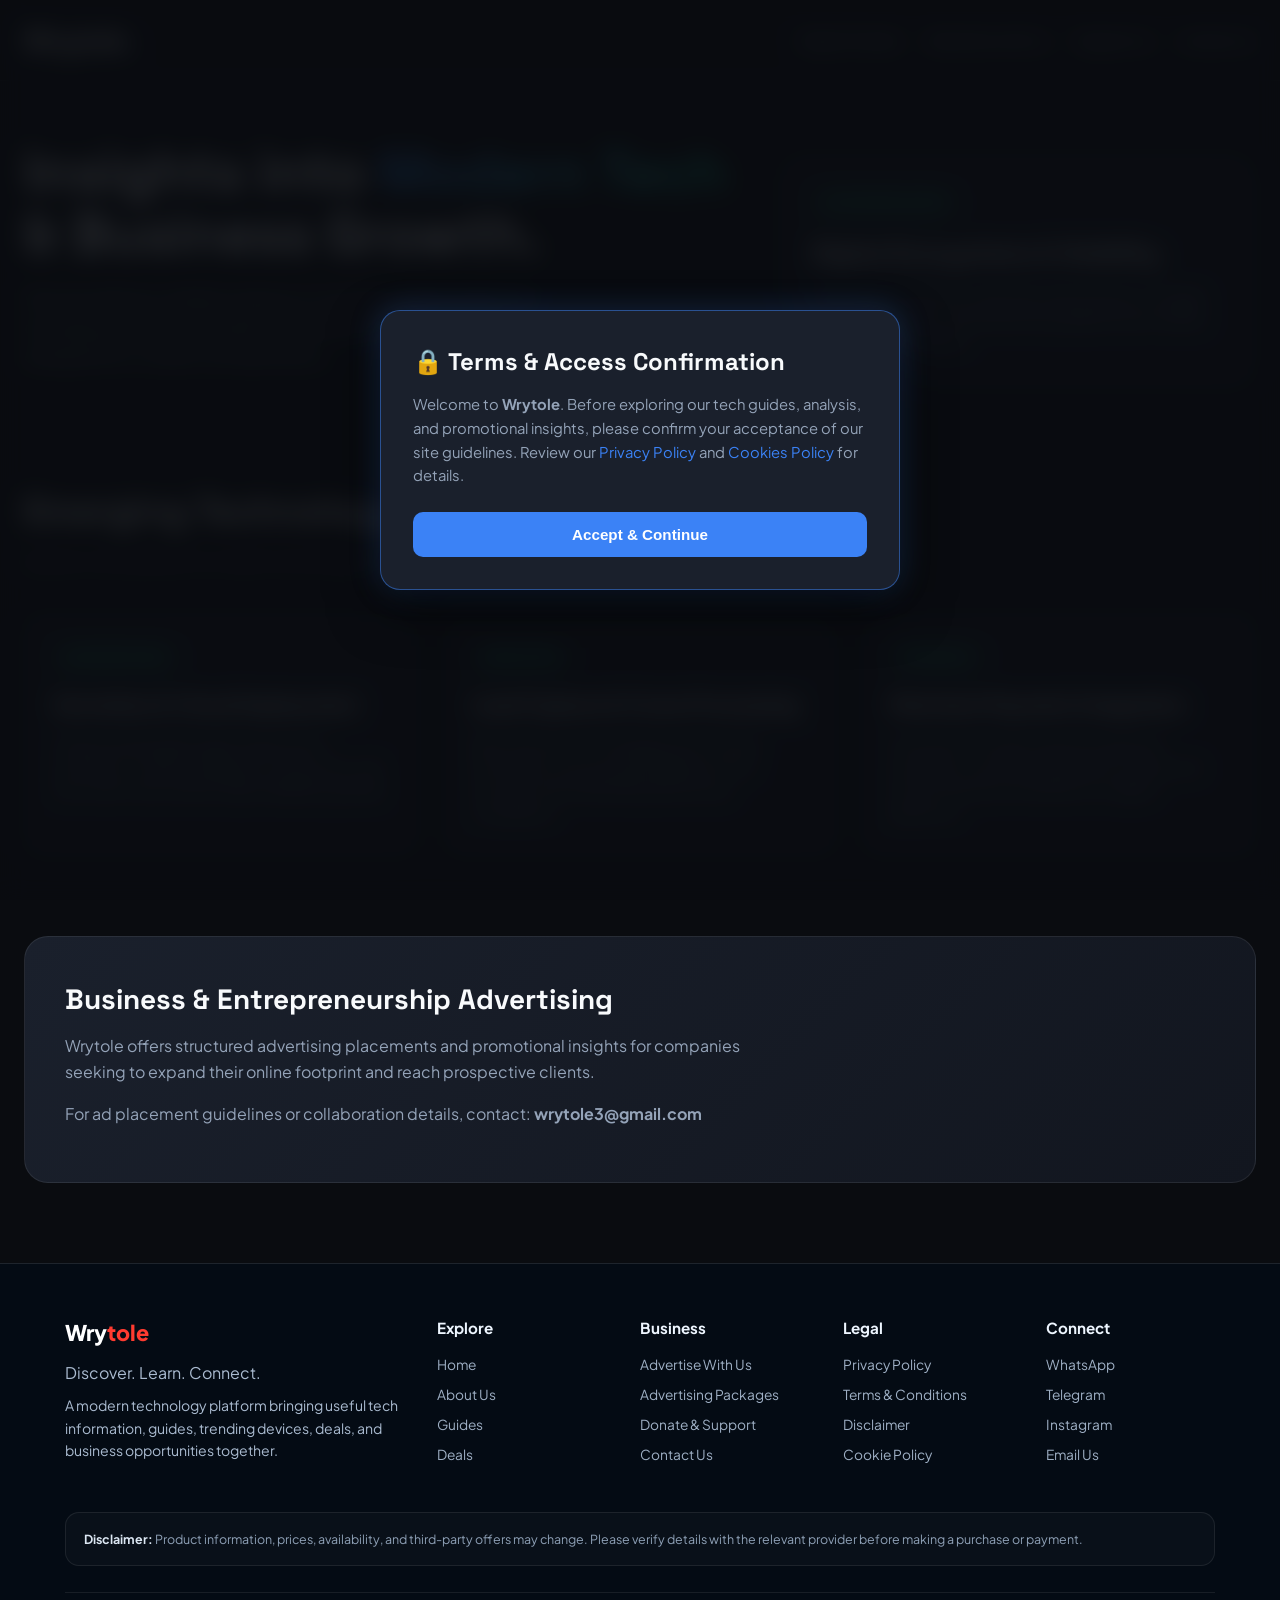
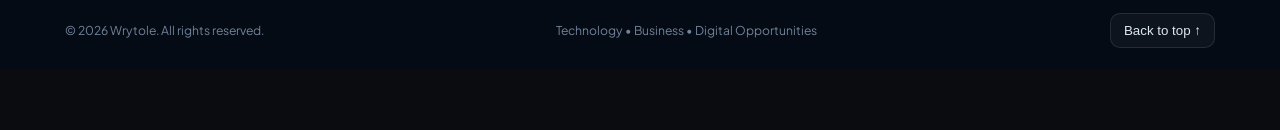
<file: index.html>
<!DOCTYPE html>
<html lang="en">
<head>
    <meta charset="UTF-8">
    <meta name="viewport" content="width=device-width, initial-scale=1.0">
    <title>Wrytole | Technology Insights & Digital Business Hub</title>
    
    <!-- Google Fonts CDN -->
    <link rel="preconnect" href="https://fonts.googleapis.com">
    <link rel="preconnect" href="https://fonts.gstatic.com" crossorigin>
    <link href="https://fonts.googleapis.com/css2?family=Plus+Jakarta+Sans:wght@400;500;600;700;800&family=Space+Grotesk:wght@500;700&display=swap" rel="stylesheet">
    
    <style>
        :root {
            --bg-canvas: #0a0c10;
            --bg-surface: #12161f;
            --bg-surface-elevated: #1a202c;
            --primary-accent: #3b82f6;
            --primary-glow: rgba(59, 130, 246, 0.25);
            --emerald-accent: #10b981;
            --text-heading: #f8fafc;
            --text-body: #94a3b8;
            --text-muted: #64748b;
            --border-subtle: rgba(255, 255, 255, 0.08);
            --border-focus: rgba(59, 130, 246, 0.5);
            --max-width: 1280px;
            --font-main: 'Plus Jakarta Sans', -apple-system, sans-serif;
            --font-display: 'Space Grotesk', -apple-system, sans-serif;
        }

        * {
            box-sizing: border-box;
            margin: 0;
            padding: 0;
        }

        body {
            font-family: var(--font-main);
            background-color: var(--bg-canvas);
            color: var(--text-body);
            line-height: 1.6;
            overflow-x: hidden;
            min-height: 100vh;
            padding-bottom: 60px;
        }

        /* Cookie Overlay Modal (Client-Side Storage) */
        .cookie-overlay {
            position: fixed;
            top: 0;
            left: 0;
            width: 100vw;
            height: 100vh;
            background: rgba(10, 12, 16, 0.88);
            backdrop-filter: blur(12px);
            z-index: 9999;
            display: flex;
            align-items: center;
            justify-content: center;
            padding: 20px;
            opacity: 1;
            transition: opacity 0.4s ease, visibility 0.4s ease;
        }

        .cookie-overlay.accepted {
            opacity: 0;
            visibility: hidden;
            pointer-events: none;
        }

        .cookie-card {
            background: var(--bg-surface-elevated);
            border: 1px solid var(--border-focus);
            border-radius: 20px;
            max-width: 520px;
            width: 100%;
            padding: 32px;
            box-shadow: 0 20px 50px rgba(0, 0, 0, 0.5), 0 0 30px var(--primary-glow);
            text-align: left;
        }

        .cookie-card h3 {
            font-family: var(--font-display);
            color: var(--text-heading);
            font-size: 1.5rem;
            margin-bottom: 12px;
        }

        .cookie-card p {
            font-size: 0.925rem;
            color: var(--text-body);
            margin-bottom: 24px;
        }

        .cookie-card p a {
            color: var(--primary-accent);
            text-decoration: none;
        }

        .cookie-card p a:hover {
            text-decoration: underline;
        }

        .btn-cookie-accept {
            width: 100%;
            background: var(--primary-accent);
            color: #ffffff;
            border: none;
            padding: 14px 20px;
            border-radius: 10px;
            font-weight: 700;
            font-size: 0.95rem;
            cursor: pointer;
            transition: all 0.2s ease;
        }

        .btn-cookie-accept:hover {
            background: #2563eb;
            box-shadow: 0 0 15px var(--primary-glow);
        }

        /* Responsive Navigation Header */
        header.site-header {
            position: sticky;
            top: 0;
            z-index: 1000;
            background: rgba(10, 12, 16, 0.9);
            backdrop-filter: blur(16px);
            border-bottom: 1px solid var(--border-subtle);
        }

        .nav-container {
            max-width: var(--max-width);
            margin: 0 auto;
            padding: 0 24px;
            height: 80px;
            display: flex;
            align-items: center;
            justify-content: space-between;
        }

        .brand-logo {
            font-family: var(--font-display);
            font-size: 1.75rem;
            font-weight: 700;
            color: var(--text-heading);
            text-decoration: none;
            letter-spacing: -0.5px;
        }

        .brand-logo span {
            color: var(--primary-accent);
        }

        .nav-links {
            display: flex;
            align-items: center;
            gap: 24px;
            list-style: none;
        }

        .nav-links a {
            color: var(--text-body);
            text-decoration: none;
            font-size: 0.925rem;
            font-weight: 600;
            transition: color 0.2s ease;
        }

        .nav-links a:hover {
            color: var(--text-heading);
        }

        /* Dedicated Nav Button for Mobile Toggle */
        .nav-toggle-btn {
            display: none;
            background: var(--bg-surface-elevated);
            border: 1px solid var(--border-subtle);
            color: var(--text-heading);
            padding: 8px 14px;
            border-radius: 8px;
            font-family: var(--font-main);
            font-weight: 600;
            font-size: 0.875rem;
            cursor: pointer;
        }

        /* Mobile Dropdown Menu */
        .mobile-menu {
            display: none;
            background: var(--bg-surface);
            border-bottom: 1px solid var(--border-subtle);
            padding: 20px 24px;
        }

        .mobile-menu.open {
            display: block;
        }

        .mobile-menu ul {
            list-style: none;
            display: flex;
            flex-direction: column;
            gap: 16px;
        }

        .mobile-menu a {
            color: var(--text-heading);
            text-decoration: none;
            font-weight: 600;
            font-size: 1rem;
        }

        /* Hero Layout */
        .hero-section {
            max-width: var(--max-width);
            margin: 60px auto 80px auto;
            padding: 0 24px;
            display: grid;
            grid-template-columns: 1.2fr 0.8fr;
            gap: 40px;
            align-items: center;
        }

        .hero-content h1 {
            font-family: var(--font-display);
            font-size: 3.5rem;
            line-height: 1.1;
            color: var(--text-heading);
            margin-bottom: 20px;
            font-weight: 700;
        }

        .hero-content h1 span {
            background: linear-gradient(135deg, #3b82f6 0%, #10b981 100%);
            -webkit-background-clip: text;
            -webkit-text-fill-color: transparent;
        }

        .hero-content p {
            font-size: 1.125rem;
            color: var(--text-body);
            margin-bottom: 32px;
            max-width: 560px;
        }

        .hero-card-display {
            background: var(--bg-surface);
            border: 1px solid var(--border-subtle);
            border-radius: 24px;
            padding: 32px;
        }

        .badge {
            display: inline-block;
            background: rgba(16, 185, 129, 0.15);
            color: var(--emerald-accent);
            border: 1px solid rgba(16, 185, 129, 0.3);
            padding: 4px 12px;
            border-radius: 20px;
            font-size: 0.75rem;
            font-weight: 700;
            text-transform: uppercase;
            letter-spacing: 0.5px;
            margin-bottom: 16px;
        }

        .hero-card-display h3 {
            font-family: var(--font-display);
            color: var(--text-heading);
            font-size: 1.5rem;
            margin-bottom: 12px;
        }

        .hero-card-display p {
            font-size: 0.925rem;
            color: var(--text-body);
        }

        /* Information Grid Section */
        .grid-section {
            max-width: var(--max-width);
            margin: 0 auto 80px auto;
            padding: 0 24px;
        }

        .section-header {
            margin-bottom: 40px;
        }

        .section-header h2 {
            font-family: var(--font-display);
            font-size: 2.25rem;
            color: var(--text-heading);
            margin-bottom: 8px;
        }

        .section-header p {
            color: var(--text-muted);
            font-size: 1rem;
        }

        .cards-grid {
            display: grid;
            grid-template-columns: repeat(auto-fit, minmax(300px, 1fr));
            gap: 24px;
        }

        .info-card {
            background: var(--bg-surface);
            border: 1px solid var(--border-subtle);
            border-radius: 16px;
            padding: 28px;
            transition: all 0.2s ease;
        }

        .info-card:hover {
            border-color: var(--border-focus);
            transform: translateY(-4px);
        }

        .info-card h4 {
            color: var(--text-heading);
            font-size: 1.25rem;
            margin-bottom: 12px;
        }

        .info-card p {
            color: var(--text-body);
            font-size: 0.925rem;
            line-height: 1.6;
        }

        /* Advertising Information Section */
        .ad-banner-section {
            background: linear-gradient(135deg, var(--bg-surface-elevated) 0%, var(--bg-surface) 100%);
            border: 1px solid var(--border-subtle);
            border-radius: 24px;
            padding: 40px;
        }

        .ad-banner-section h3 {
            font-family: var(--font-display);
            font-size: 1.75rem;
            color: var(--text-heading);
            margin-bottom: 12px;
        }

        .ad-banner-section p {
            color: var(--text-body);
            max-width: 700px;
            margin-bottom: 16px;
        }

        /* Universal Device Media Queries */
        @media (max-width: 900px) {
            .hero-section {
                grid-template-columns: 1fr;
                margin-top: 30px;
            }
            .hero-content h1 {
                font-size: 2.5rem;
            }
            .nav-links {
                display: none;
            }
            .nav-toggle-btn {
                display: block;
            }
        }

        @media (max-width: 480px) {
            .hero-content h1 {
                font-size: 2rem;
            }
            .nav-container {
                padding: 0 16px;
            }
            .grid-section {
                padding: 0 16px;
            }
        }
    </style>

</head>
<body>

    <!-- Access Confirmation Modal -->
    <div class="cookie-overlay" id="cookieOverlay">
        <div class="cookie-card">
            <h3>🔒 Terms & Access Confirmation</h3>
            <p>Welcome to <strong>Wrytole</strong>. Before exploring our tech guides, analysis, and promotional insights, please confirm your acceptance of our site guidelines. Review our <a href="privacy-policy.html" target="_blank">Privacy Policy</a> and <a href="cookies-policy.html" target="_blank">Cookies Policy</a> for details.</p>
            <button class="btn-cookie-accept" id="acceptCookiesBtn">Accept &amp; Continue</button>
        </div>
    </div>

    <!-- Main Navigation Header -->
    <header class="site-header">
        <div class="nav-container">
            <a href="index.html" class="brand-logo">Wrytole<span>.</span></a>
            
            <!-- Desktop Links -->
            <ul class="nav-links">
                
                <li><a href="guides.html">Digital Guides</a></li>
                <li><a href="advertising.html">Advertise with us</a></li>
                <li><a href="donation.html">Support us</a></li>
                <li><a href="contact.html">contact us</a></li>
            </ul>

            <!-- Dedicated Nav Toggle Button for Mobile/Tablet -->
            <button class="nav-toggle-btn" id="menuToggleBtn" aria-label="Toggle Navigation">
                <nav>Menu ☰</nav>
            </button>
        </div>

        <!-- Mobile Dropdown Navigation -->
        <div class="mobile-menu" id="mobileMenu">
            <ul>
                
                <li><a href="guides.html" class="mobile-link">Digital Guides</a></li>
                <li><a href="advertising.html" class="mobile-link">Advertise with us</a></li>
                <li><a href="donation.html">Support us</a></li>
                <li><a href="contact.html">contact us</a></li>
            </ul>
        </div>
    </header>

    <!-- Main Content -->
    <main>
        <!-- Hero Section -->
        <section class="hero-section">
            <div class="hero-content">
                <h1>Insights into <span>Modern Tech</span> &amp; Business Growth.</h1>
                <p>Wrytole delivers reliable analysis on trending digital platforms, emerging software standards, and advertising frameworks designed for modern entrepreneurs.</p>
            </div>
            
            <div class="hero-card-display">
                <span class="badge">Platform Scope</span>
                <h3>Digital Ecosystems &amp; Visibility</h3>
                <p>Learn how businesses scale their web presence, manage customer inquiries, and build lasting digital brand visibility across global markets.</p>
            </div>
        </section>

        <!-- Information Hub Section -->
        <section class="grid-section" id="trends">
            <div class="section-header">
                <h2>Emerging Technology Insights</h2>
                <p>Explore core updates on modern technology platforms and digital strategy.</p>
            </div>
            <div class="cards-grid">
                <div class="info-card">
                    <span class="badge">Architecture</span>
                    <h4>Serverless &amp; Cloud Deployment</h4>
                    <p>Understanding lightweight deployment workflows, modern database connections, and how static sites achieve high availability globally.</p>
                </div>

                <div class="info-card">
                    <span class="badge">Analytics</span>
                    <h4>Lead Capture &amp; Forms Processing</h4>
                    <p>Best practices for managing user contact information, processing feedback forms securely, and maintaining data privacy compliance.</p>
                </div>

                <div class="info-card" id="guides">
                    <span class="badge">Strategy</span>
                    <h4>Merchant Payment Integration</h4>
                    <p>Overview of modern payment gateway standards, merchant transaction routing, and secure checkout workflows for digital platforms.</p>
                </div>
            </div>
        </section>

        <!-- Advertising Information Banner -->
        <section class="grid-section" id="advertising">
            <div class="ad-banner-section">
                <h3>Business &amp; Entrepreneurship Advertising</h3>
                <p>Wrytole offers structured advertising placements and promotional insights for companies seeking to expand their online footprint and reach prospective clients.</p>
                <p>For ad placement guidelines or collaboration details, contact: <strong>wrytole3@gmail.com</strong></p>
            </div>
        </section>
    </main>

    <!-- Interactive Navigation & Confirmation Logic -->
    <script>
        document.addEventListener('DOMContentLoaded', function() {
            // Client-Side Cookie Confirmation (No Localhost Required)
            const overlay = document.getElementById('cookieOverlay');
            const acceptBtn = document.getElementById('acceptCookiesBtn');

            if (localStorage.getItem('wrytole_access_confirmed') === 'true') {
                overlay.classList.add('accepted');
            }

            acceptBtn.addEventListener('click', function() {
                localStorage.setItem('wrytole_access_confirmed', 'true');
                overlay.classList.add('accepted');
            });

            // Mobile Menu Toggle Logic
            const menuToggleBtn = document.getElementById('menuToggleBtn');
            const mobileMenu = document.getElementById('mobileMenu');
            const mobileLinks = document.querySelectorAll('.mobile-link');

            menuToggleBtn.addEventListener('click', function() {
                mobileMenu.classList.toggle('open');
            });

            mobileLinks.forEach(link => {
                link.addEventListener('click', function() {
                    mobileMenu.classList.remove('open');
                });
            });
        });
    </script>
</body>
<footer class="site-footer">
  <div class="footer-wrap">
    <div class="footer-grid">
      <div class="footer-brand">
        <a href="index.html" class="footer-logo">Wry<span>tole</span></a>
        <p>Discover. Learn. Connect.</p>
        <p class="footer-description">
          A modern technology platform bringing useful tech information, guides,
          trending devices, deals, and business opportunities together.
        </p>
      </div>

      <div class="footer-column">
        <h3>Explore</h3>
        <a href="index.html">Home</a>
        <a href="about.html">About Us</a>
        <a href="guides.html">Guides</a>
        <a href="deals.html">Deals</a>
    
      </div>

      <div class="footer-column">
        <h3>Business</h3>
        <a href="advertising.html">Advertise With Us</a>
        <a href="advertising.html">Advertising Packages</a>
        <a href="donate.html">Donate &amp; Support</a>
        <a href="contact.html">Contact Us</a>
      </div>

      <div class="footer-column">
        <h3>Legal</h3>
        <a href="privacy.html">Privacy Policy</a>
        <a href="terms.html">Terms &amp; Conditions</a>
        <a href="disclaimer.html">Disclaimer</a>
        <a href="cookies.html">Cookie Policy</a>
      </div>

      <div class="footer-column footer-connect">
        <h3>Connect</h3>
        <a href="https://wa.me/256709539676" aria-label="WhatsApp">WhatsApp</a>
        <a href="https://t.me/tecub1">Telegram</a>
        <a href="https://www.instagram.com/meddisonofficial?igsi=eDc5djh6bGQ4cXZ0" aria-label="Instagram">Instagram</a>
        <a href="Wrytole3@gmail.com">Email Us</a>
      </div>
    </div>

    <div class="footer-disclaimer">
      <strong>Disclaimer:</strong>
      Product information, prices, availability, and third-party offers may
      change. Please verify details with the relevant provider before making
      a purchase or payment.
    </div>

    <div class="footer-bottom">
      <p>© 2026 Wrytole. All rights reserved.</p>
      <p>Technology • Business • Digital Opportunities</p>
      <button type="button" class="back-to-top" onclick="window.scrollTo({top:0,behavior:'smooth'})">
        Back to top ↑
      </button>
    </div>
  </div>
</footer>

<style>
.site-footer{
  margin-top:70px;
  background:#040b14;
  border-top:1px solid rgba(255,255,255,.10);
  color:#eef6ff;
}
.footer-wrap{
  width:min(1150px,92%);
  margin:auto;
  padding:52px 0 22px;
}
.footer-grid{
  display:grid;
  grid-template-columns:2fr repeat(4,1fr);
  gap:34px;
}
.footer-logo{
  color:#fff;
  text-decoration:none;
  font-size:1.35rem;
  font-weight:950;
}
.footer-logo span{color:#ff3b30}
.footer-brand p{
  color:#aabbd0;
  line-height:1.6;
  margin:9px 0;
}
.footer-description{
  max-width:340px;
  font-size:.88rem;
}
.footer-column h3{
  margin:0 0 13px;
  font-size:.95rem;
}
.footer-column a{
  display:block;
  width:max-content;
  max-width:100%;
  color:#9fb0c5;
  text-decoration:none;
  font-size:.86rem;
  margin:8px 0;
  transition:.2s;
}
.footer-column a:hover{
  color:#fff;
  transform:translateX(3px);
}
.footer-disclaimer{
  margin-top:38px;
  padding:16px 18px;
  border:1px solid rgba(255,255,255,.08);
  border-radius:14px;
  background:rgba(255,255,255,.025);
  color:#8fa1b7;
  font-size:.78rem;
  line-height:1.65;
}
.footer-disclaimer strong{color:#dce7f3}
.footer-bottom{
  display:flex;
  align-items:center;
  justify-content:space-between;
  gap:15px;
  flex-wrap:wrap;
  border-top:1px solid rgba(255,255,255,.08);
  margin-top:26px;
  padding-top:20px;
  color:#71839a;
  font-size:.76rem;
}
.footer-bottom p{margin:0}
.back-to-top{
  border:1px solid rgba(255,255,255,.10);
  background:rgba(255,255,255,.04);
  color:#dce7f3;
  padding:9px 13px;
  border-radius:10px;
  cursor:pointer;
  transition:.2s;
}
.back-to-top:hover{
  background:rgba(255,255,255,.09);
  transform:translateY(-2px);
}
@media(max-width:900px){
  .footer-grid{grid-template-columns:2fr 1fr 1fr}
}
@media(max-width:600px){
  .footer-grid{grid-template-columns:1fr 1fr;gap:28px 20px}
  .footer-brand{grid-column:1/-1}
  .footer-bottom{align-items:flex-start;flex-direction:column}
}
</style>
</html>
</file>
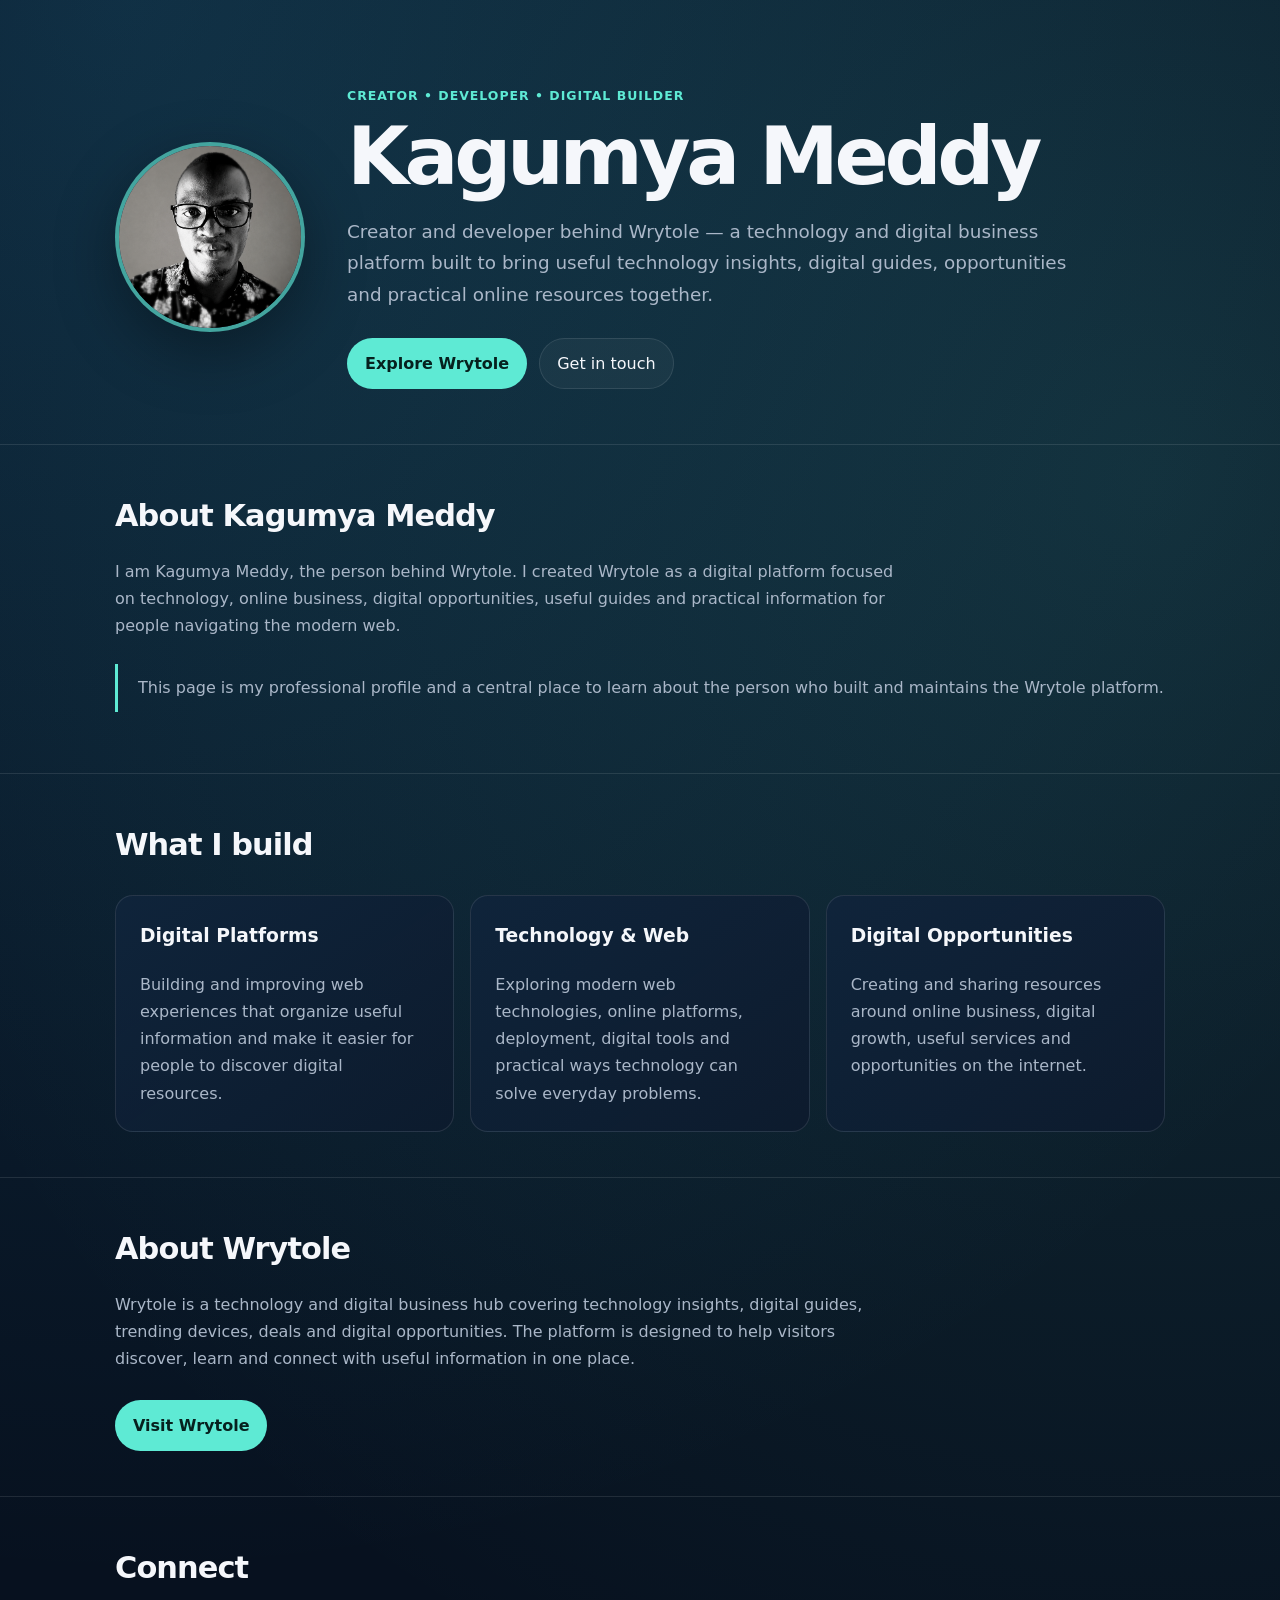
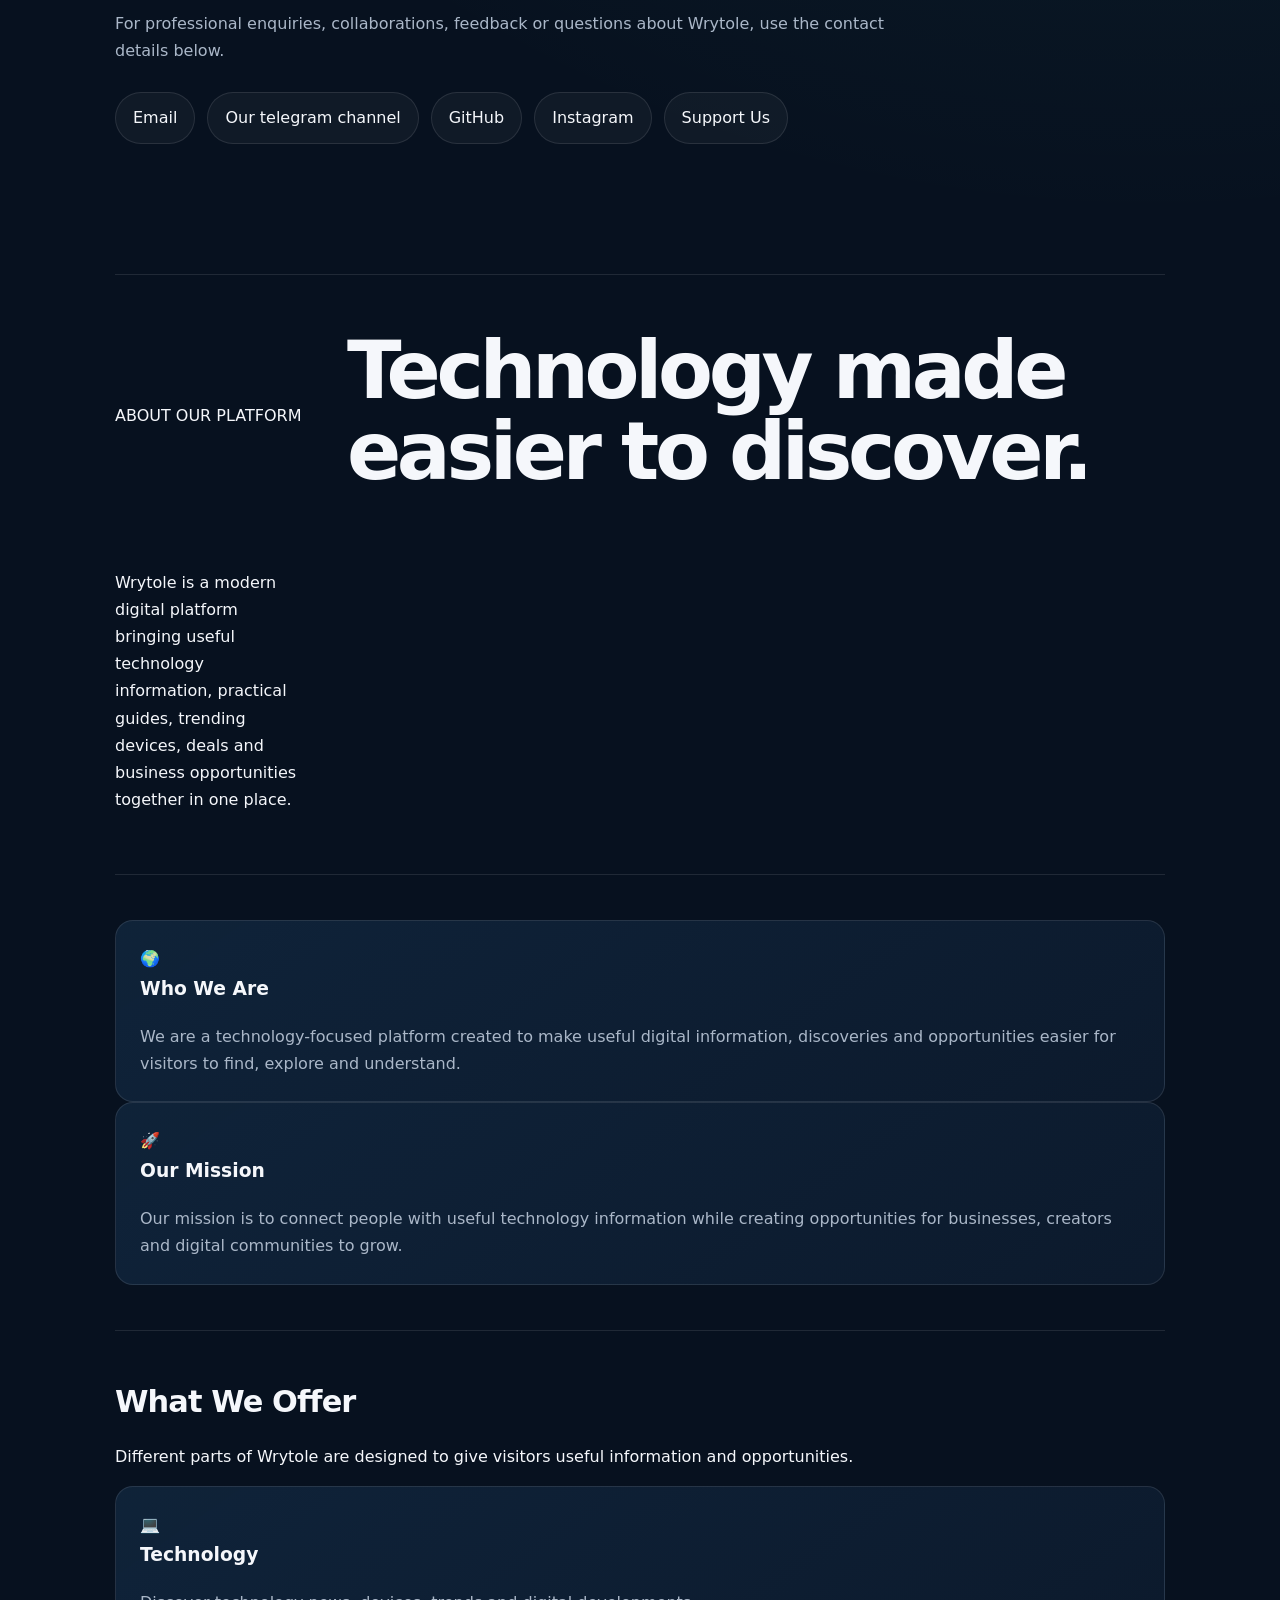
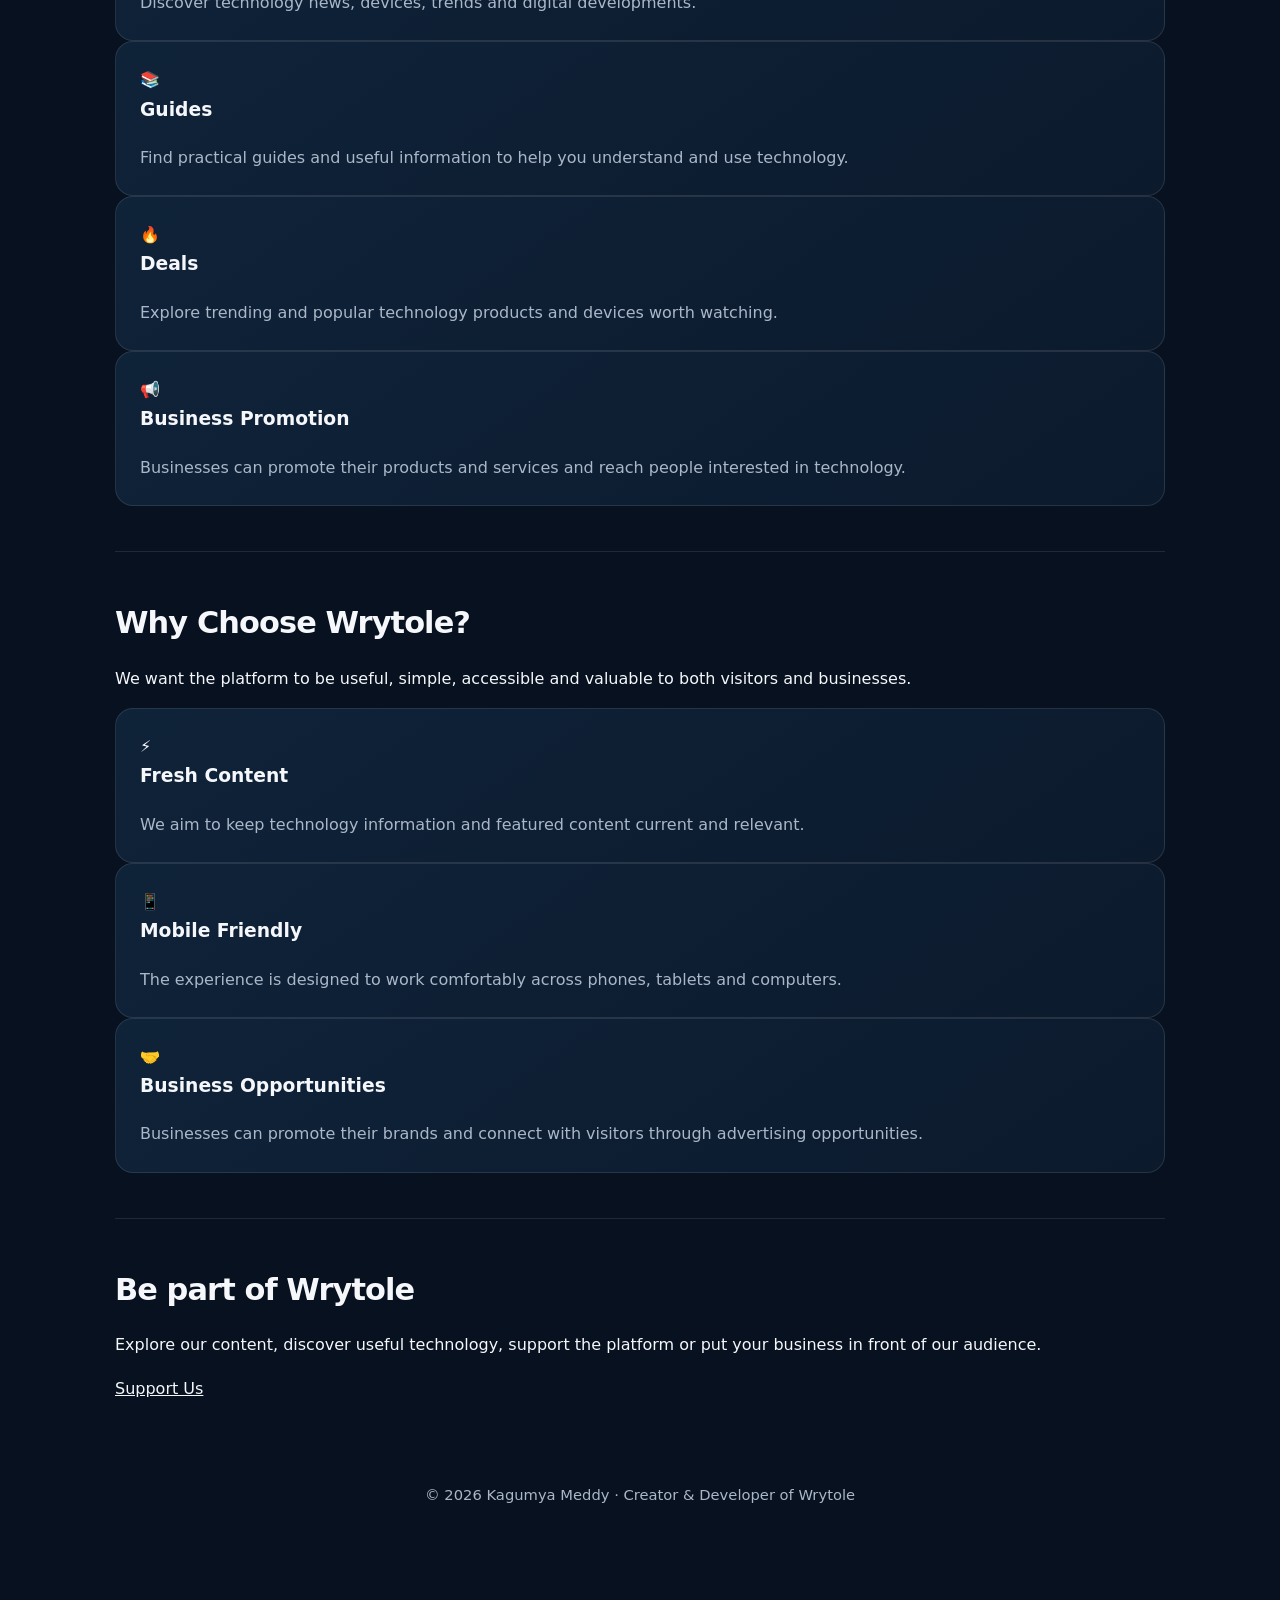
<file: about.html>
<!DOCTYPE html>
<html lang="en">
<head>
  <meta charset="UTF-8">
  <meta name="viewport" content="width=device-width, initial-scale=1.0">

  <!-- Replace the URL below if your final profile page uses a different path. -->
  <link rel="canonical" href="https://wrytole3.github.io/wrytole/about.html">

  <title>Kagumya Meddy | Creator & Developer of Wrytole</title>
  <meta name="description" content="Kagumya Meddy is the creator and developer behind Wrytole, a technology, digital business and opportunities platform.">
  <meta name="author" content="Kagumya Meddy">
  <meta name="robots" content="index, follow, max-image-preview:large">

  <!-- Google/social sharing -->
  <meta property="og:type" content="profile">
  <meta property="og:title" content="Kagumya Meddy | Creator & Developer of Wrytole">
  <meta property="og:description" content="Meet Kagumya Meddy, the creator and developer behind Wrytole.">
  <meta property="og:url" content="https://wrytole3.github.io/wrytole/about.html">
  <meta property="og:image" content="https://wrytole3.github.io/wrytole/kagumya meddy.jpg">
  <meta property="og:site_name" content="Wrytole">

  <meta name="twitter:card" content="summary_large_image">
  <meta name="twitter:title" content="Kagumya Meddy | Creator & Developer of Wrytole">
  <meta name="twitter:description" content="Meet Kagumya Meddy, the creator and developer behind Wrytole.">
  <meta name="twitter:image" content="https://wrytole3.github.io/wrytole/kagumya meddy.jpg">

  <!-- Structured data helps search engines understand that this is a person profile. -->
  <script type="application/ld+json">
  {
    "@context": "https://schema.org",
    "@type": "Person",
    "name": "Kagumya Meddy",
    "url": "https://wrytole3.github.io/wrytole/about.html",
    "image": "https://wrytole3.github.io/wrytole/kagumya meddy.jpg",
    "jobTitle": "Creator & Developer of Wrytole",
    "worksFor": {
      "@type": "Organization",
      "name": "Wrytole",
      "url": "https://wrytole3.github.io/wrytole/"
    },
    "sameAs": []
  }
  </script>

  <style>
    :root {
      --bg: #07111f;
      --card: #0d1b2e;
      --card-2: #10243b;
      --text: #f5f7fb;
      --muted: #aab7c8;
      --accent: #5eead4;
      --accent-2: #38bdf8;
      --line: rgba(255,255,255,.10);
      --max: 1050px;
    }

    * { box-sizing: border-box; }
    html { scroll-behavior: smooth; }

    body {
      margin: 0;
      font-family: Inter, ui-sans-serif, system-ui, -apple-system, BlinkMacSystemFont, "Segoe UI", sans-serif;
      background:
        radial-gradient(circle at 10% 0%, rgba(56,189,248,.16), transparent 32%),
        radial-gradient(circle at 90% 10%, rgba(94,234,212,.12), transparent 30%),
        var(--bg);
      color: var(--text);
      line-height: 1.7;
    }

    a { color: inherit; }
    .wrap { width: min(92%, var(--max)); margin: auto; }

    nav {
      padding: 22px 0;
      border-bottom: 1px solid var(--line);
      background: rgba(7,17,31,.72);
      backdrop-filter: blur(14px);
      position: sticky;
      top: 0;
      z-index: 10;
    }

    .nav-inner {
      display: flex;
      justify-content: space-between;
      align-items: center;
      gap: 20px;
    }

    .brand {
      text-decoration: none;
      font-weight: 800;
      letter-spacing: -.02em;
    }

    .brand span { color: var(--accent); }

    .nav-links {
      display: flex;
      gap: 18px;
      flex-wrap: wrap;
    }

    .nav-links a {
      text-decoration: none;
      color: var(--muted);
      font-size: .94rem;
    }

    .nav-links a:hover { color: var(--text); }

    header {
      padding: 85px 0 55px;
    }

    .hero {
      display: grid;
      grid-template-columns: 190px 1fr;
      gap: 42px;
      align-items: center;
    }

    .photo {
      width: 190px;
      height: 190px;
      border-radius: 50%;
      object-fit: cover;
      border: 4px solid rgba(94,234,212,.65);
      background: var(--card-2);
      box-shadow: 0 20px 60px rgba(0,0,0,.35);
    }

    .eyebrow {
      color: var(--accent);
      font-weight: 750;
      letter-spacing: .08em;
      text-transform: uppercase;
      font-size: .78rem;
    }

    h1 {
      font-size: clamp(2.5rem, 7vw, 5rem);
      line-height: 1.02;
      margin: 10px 0 18px;
      letter-spacing: -.055em;
    }

    .lead {
      color: var(--muted);
      max-width: 720px;
      font-size: 1.15rem;
    }

    .buttons {
      display: flex;
      gap: 12px;
      flex-wrap: wrap;
      margin-top: 28px;
    }

    .button {
      display: inline-block;
      padding: 11px 17px;
      border-radius: 999px;
      text-decoration: none;
      border: 1px solid var(--line);
      background: rgba(255,255,255,.04);
    }

    .button.primary {
      background: var(--accent);
      color: #06211e;
      border-color: transparent;
      font-weight: 750;
    }

    section {
      padding: 45px 0;
      border-top: 1px solid var(--line);
    }

    h2 {
      font-size: 1.9rem;
      letter-spacing: -.03em;
      margin: 0 0 15px;
    }

    .section-intro {
      color: var(--muted);
      max-width: 780px;
    }

    .grid {
      display: grid;
      grid-template-columns: repeat(3, 1fr);
      gap: 16px;
      margin-top: 25px;
    }

    .card {
      background: linear-gradient(145deg, rgba(16,36,59,.94), rgba(13,27,46,.92));
      border: 1px solid var(--line);
      border-radius: 18px;
      padding: 24px;
    }

    .card h3 { margin-top: 0; }
    .card p { color: var(--muted); margin-bottom: 0; }

    .highlight {
      border-left: 3px solid var(--accent);
      padding: 10px 0 10px 20px;
      margin-top: 25px;
      color: var(--muted);
    }

    footer {
      padding: 35px 0 50px;
      color: var(--muted);
      font-size: .92rem;
      text-align: center;
    }

    @media (max-width: 720px) {
      .hero { grid-template-columns: 1fr; text-align: center; }
      .photo { margin: auto; }
      .lead { margin-inline: auto; }
      .buttons { justify-content: center; }
      .grid { grid-template-columns: 1fr; }
      .nav-inner { align-items: flex-start; flex-direction: column; }
    }
  


  </style>
</head>

<body>

  <main>
    <header>
      <div class="wrap hero">
        <!-- Upload your own photo to the same GitHub folder and name it:
             kagumya meddy.jpg
             You can change the filename in this line if you prefer another name. -->
        <img
          class="photo"
          src="kagumya meddy.jpg"
          alt="Portrait of Kagumya Meddy"
          width="190"
          height="190"
          loading="eager"
        >

        <div>
          <div class="eyebrow">Creator • Developer • Digital Builder</div>
          <h1>Kagumya Meddy</h1>
          <p class="lead">
            Creator and developer behind Wrytole — a technology and digital business
            platform built to bring useful technology insights, digital guides,
            opportunities and practical online resources together.
          </p>

          <div class="buttons">
            <a class="button primary" href="index.html">Explore Wrytole</a>
            <a class="button" href="wrytole3@gmail.com">Get in touch</a>
          </div>
        </div>
      </div>
    </header>

    <section>
      <div class="wrap">
        <h2>About Kagumya Meddy</h2>
        <p class="section-intro">
          I am Kagumya Meddy, the person behind Wrytole. I created Wrytole as a
          digital platform focused on technology, online business, digital opportunities,
          useful guides and practical information for people navigating the modern web.
        </p>

        <p class="highlight">
          This page is my professional profile and a central place to learn about
          the person who built and maintains the Wrytole platform.
        </p>
      </div>
    </section>

    <section>
      <div class="wrap">
        <h2>What I build</h2>

        <div class="grid">
          <article class="card">
            <h3>Digital Platforms</h3>
            <p>
              Building and improving web experiences that organize useful information
              and make it easier for people to discover digital resources.
            </p>
          </article>

          <article class="card">
            <h3>Technology & Web</h3>
            <p>
              Exploring modern web technologies, online platforms, deployment,
              digital tools and practical ways technology can solve everyday problems.
            </p>
          </article>

          <article class="card">
            <h3>Digital Opportunities</h3>
            <p>
              Creating and sharing resources around online business, digital growth,
              useful services and opportunities on the internet.
            </p>
          </article>
        </div>
      </div>
    </section>

    <section>
      <div class="wrap">
        <h2>About Wrytole</h2>
        <p class="section-intro">
          Wrytole is a technology and digital business hub covering technology insights,
          digital guides, trending devices, deals and digital opportunities.
          The platform is designed to help visitors discover, learn and connect with
          useful information in one place.
        </p>

        <div class="buttons">
          <a class="button primary" href="./">Visit Wrytole</a>
        </div>
      </div>
    </section>

    <section>
      <div class="wrap">
        <h2>Connect</h2>
        <p class="section-intro">
          For professional enquiries, collaborations, feedback or questions about
          Wrytole, use the contact details below.
        </p>

        <div class="buttons">
          <!-- Replace these placeholder links with your real profiles. -->
          <a class="button" href="wrytole3@gmail.com">Email</a>
          <a class="button" href="https://t.me/tecub1">Our telegram channel</a>
          <a class="button" href="YOUR-GITHUB-URL">GitHub</a>
          <a class="button" href="https://www.instagram.com/meddisonofficial?stkn=eDc5djh6bGQ4cXZ0">Instagram</a>
          <a class="button" href="donate.html">Support Us</a>
        </div>
      </div>
    </section>
    <header>
<main class="wrap">

<section class="hero">
<span class="pill">ABOUT OUR PLATFORM</span>
<h1>Technology made easier to discover.</h1>
<p>Wrytole is a modern digital platform bringing useful technology information, practical guides, trending devices, deals and business opportunities together in one place.</p>
</section>

<section>
<div class="about-grid">
<article class="card">
<div class="icon">🌍</div>
<h3>Who We Are</h3>
<p>We are a technology-focused platform created to make useful digital information, discoveries and opportunities easier for visitors to find, explore and understand.</p>
</article>
<article class="card">
<div class="icon">🚀</div>
<h3>Our Mission</h3>
<p>Our mission is to connect people with useful technology information while creating opportunities for businesses, creators and digital communities to grow.</p>
</article>
</div>
</section>

<section>
<div class="section-head">
<h2>What We Offer</h2>
<p>Different parts of Wrytole are designed to give visitors useful information and opportunities.</p>
</div>
<div class="offer-grid">
<article class="card"><div class="icon">💻</div><h3>Technology</h3><p>Discover technology news, devices, trends and digital developments.</p></article>
<article class="card"><div class="icon">📚</div><h3>Guides</h3><p>Find practical guides and useful information to help you understand and use technology.</p></article>
<article class="card"><div class="icon">🔥</div><h3>Deals</h3><p>Explore trending and popular technology products and devices worth watching.</p></article>
<article class="card"><div class="icon">📢</div><h3>Business Promotion</h3><p>Businesses can promote their products and services and reach people interested in technology.</p></article>
</div>
</section>

<section>
<div class="section-head">
<h2>Why Choose Wrytole?</h2>
<p>We want the platform to be useful, simple, accessible and valuable to both visitors and businesses.</p>
</div>
<div class="why-grid">
<article class="card"><div class="icon">⚡</div><h3>Fresh Content</h3><p>We aim to keep technology information and featured content current and relevant.</p></article>
<article class="card"><div class="icon">📱</div><h3>Mobile Friendly</h3><p>The experience is designed to work comfortably across phones, tablets and computers.</p></article>
<article class="card"><div class="icon">🤝</div><h3>Business Opportunities</h3><p>Businesses can promote their brands and connect with visitors through advertising opportunities.</p></article>
</div>
</section>

<section>
<div class="cta">
<h2>Be part of Wrytole</h2>
<p>Explore our content, discover useful technology, support the platform or put your business in front of our audience.</p>

<a class="btn" href="donate.html">Support Us</a>
</div>
</section>

</main>
  <footer>
    <div class="wrap">
      © 2026 Kagumya Meddy · Creator & Developer of Wrytole
    </div>
  </footer>
</body>
</html>
</file>
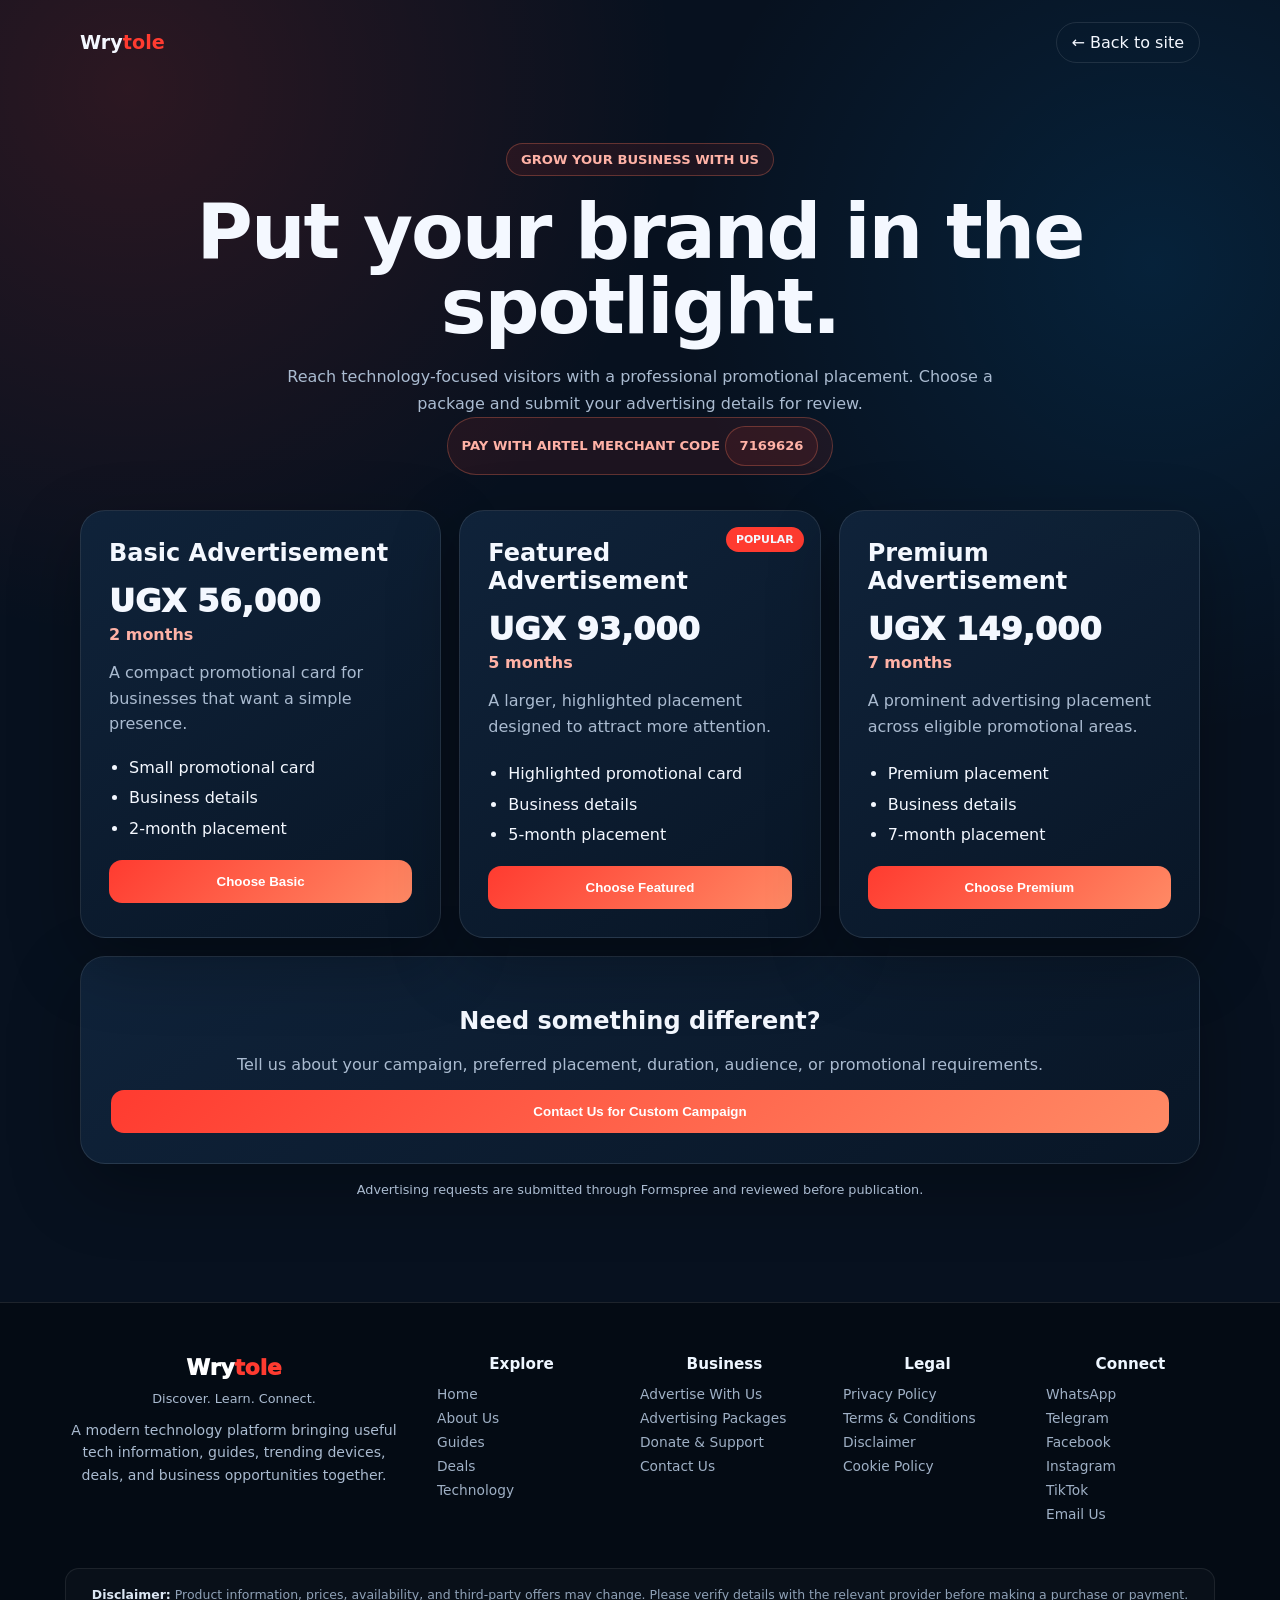
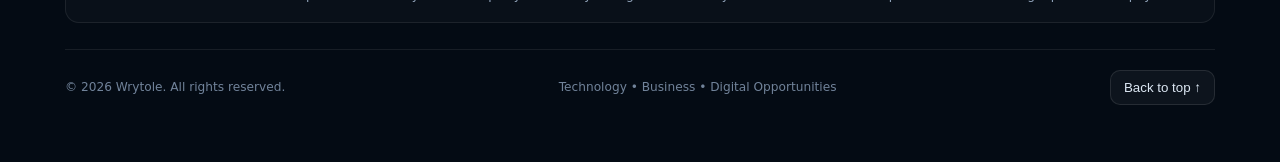
<file: advertising.html>
<!doctype html>
<html lang="en">
<head>
<meta charset="utf-8">
<meta name="viewport" content="width=device-width,initial-scale=1">
  <meta name="google-adsense-account" content="ca-pub-6920341232732247">
<meta name="description" content="Advertise your business with our technology platform.">
<title>Advertise With Us</title>
<style>
:root{--bg:#07111f;--card:#0d1b2d;--text:#f4f8ff;--muted:#aabbd0;--a:#ff3b30;--a2:#ff8a65;--line:#ffffff1a}
*{box-sizing:border-box}html{scroll-behavior:smooth}body{margin:0;font-family:system-ui,-apple-system,Segoe UI,sans-serif;color:var(--text);background:radial-gradient(circle at 10% 5%,#ff3b3026,transparent 27%),radial-gradient(circle at 90% 15%,#009cff1f,transparent 25%),var(--bg)}
.wrap{width:min(1120px,92%);margin:auto}header{padding:22px 0}nav{display:flex;justify-content:space-between;align-items:center}.brand{font-weight:900;font-size:1.2rem}.brand span{color:var(--a)}.back{color:var(--text);text-decoration:none;border:1px solid var(--line);padding:10px 15px;border-radius:999px}
.hero{text-align:center;padding:58px 0 35px;animation:up .7s}.pill{display:inline-block;padding:8px 14px;border-radius:999px;background:#ff3b3017;border:1px solid #ff7a594d;color:#ffb2a6;font-size:.82rem;font-weight:800}h1{font-size:clamp(2.3rem,7vw,4.8rem);line-height:.98;letter-spacing:-2px;margin:18px 0}.hero p{max-width:720px;margin:auto;color:var(--muted);line-height:1.7}
.packages{display:grid;grid-template-columns:repeat(3,1fr);gap:18px}.package,.custom-card,.form-card{background:linear-gradient(145deg,#10243bf5,#091727f5);border:1px solid var(--line);border-radius:25px;box-shadow:0 24px 70px #0000004d}.package{position:relative;padding:28px;transition:.25s}.package:hover{transform:translateY(-7px);border-color:#ff7a5999}.badge{position:absolute;right:16px;top:16px;background:var(--a);padding:6px 10px;border-radius:999px;font-size:.68rem;font-weight:900}.package h2{margin:0 0 8px}.price{font-size:2rem;font-weight:950;margin:15px 0 5px}.duration{color:#ffb2a6;font-weight:800}.package p{color:var(--muted);line-height:1.6;min-height:55px}.package ul{padding-left:20px;line-height:1.9}.choose,.custom,.submit{width:100%;border:0;border-radius:13px;padding:14px;color:#fff;font-weight:900;cursor:pointer;background:linear-gradient(135deg,var(--a),var(--a2));transition:.2s}.choose:hover,.custom:hover,.submit:hover{transform:translateY(-2px)}
.custom-card{margin:18px 0;text-align:center;padding:30px}.custom-card p{color:var(--muted)}.form-card{display:none;margin:45px 0 60px;padding:clamp(20px,4vw,40px);animation:fade .4s}.form-card.show{display:block}.selected{display:flex;justify-content:space-between;align-items:center;gap:15px;padding:16px;border-radius:17px;background:#ff3b3017;border:1px solid #ff3b3038;margin-bottom:25px}.selected strong{font-size:1.15rem}.selected span{color:#ffb2a6;font-weight:800}.close{border:1px solid var(--line);background:transparent;color:#fff;padding:9px 13px;border-radius:10px;cursor:pointer}
form{display:grid;gap:17px}.grid{display:grid;grid-template-columns:1fr 1fr;gap:16px}label{display:grid;gap:7px;font-weight:750;font-size:.9rem}input,textarea,select{width:100%;border:1px solid var(--line);background:#071626;color:#fff;border-radius:12px;padding:13px 14px;font:inherit;outline:none}input:focus,textarea:focus{border-color:#ff806d;box-shadow:0 0 0 3px #ff3b301a}textarea{min-height:105px;resize:vertical}input[type=file]{padding:10px}.help{font-size:.78rem;color:var(--muted);line-height:1.5}.section-title{font-size:1.05rem;font-weight:950;margin-top:5px}.status{display:none;padding:14px;border-radius:13px;line-height:1.5}.status.success{display:block;background:#39d98a1a;border:1px solid #39d98a4d;color:#bff5da}.status.error{display:block;background:#ff3b301a;border:1px solid #ff3b304d;color:#ffc2ba}footer{text-align:center;color:var(--muted);font-size:.8rem;padding:0 0 35px}
@keyframes up{from{opacity:0;transform:translateY(20px)}to{opacity:1;transform:none}}@keyframes fade{from{opacity:0;transform:translateY(10px)}to{opacity:1;transform:none}}@media(max-width:850px){.packages,.grid{grid-template-columns:1fr}}
</style>
</head>
<body>
<header><div class="wrap"><nav><div class="brand">Wry<span>tole</span></div><a class="back" href="index.html">← Back to site</a></nav></div></header>
<main class="wrap">
<section class="hero"><span class="pill">GROW YOUR BUSINESS WITH US</span><h1>Put your brand in the spotlight.</h1><p>Reach technology-focused visitors with a professional promotional placement. Choose a package and submit your advertising details for review.<span class="pill">PAY WITH AIRTEL MERCHANT CODE <span class="pill">7169626</span></span></p></section>
<section class="packages">
<article class="package"><h2>Basic Advertisement</h2><div class="price">UGX 56,000</div><div class="duration">2 months</div><p>A compact promotional card for businesses that want a simple presence.</p><ul><li>Small promotional card</li><li>Business details</li><li>2-month placement</li></ul><button class="choose" data-package="Basic Advertisement" data-price="UGX 56,000" data-duration="2 months">Choose Basic</button></article>
<article class="package"><span class="badge">POPULAR</span><h2>Featured Advertisement</h2><div class="price">UGX 93,000</div><div class="duration">5 months</div><p>A larger, highlighted placement designed to attract more attention.</p><ul><li>Highlighted promotional card</li><li>Business details</li><li>5-month placement</li></ul><button class="choose" data-package="Featured Advertisement" data-price="UGX 93,000" data-duration="5 months">Choose Featured</button></article>
<article class="package"><h2>Premium Advertisement</h2><div class="price">UGX 149,000</div><div class="duration">7 months</div><p>A prominent advertising placement across eligible promotional areas.</p><ul><li>Premium placement</li><li>Business details</li><li>7-month placement</li></ul><button class="choose" data-package="Premium Advertisement" data-price="UGX 149,000" data-duration="7 months">Choose Premium</button></article>
</section>
<section class="custom-card"><h2>Need something different?</h2><p>Tell us about your campaign, preferred placement, duration, audience, or promotional requirements.</p><button class="custom" data-package="Custom Campaign" data-price="Custom pricing" data-duration="To be agreed">Contact Us for Custom Campaign</button></section>
<section class="form-card" id="formCard">
<div class="selected"><div><strong id="selectedPackage">Selected package</strong><br><span id="selectedInfo"></span></div><button class="close" type="button" id="closeForm">Close</button></div>
<form id="advertisingForm" action="https://formspree.io/f/mjybdrle" method="POST" enctype="multipart/form-data">
<input type="hidden" name="submission_type" value="ADVERTISING REQUEST"><input type="hidden" name="preferred_advertisement" id="packageInput"><input type="hidden" name="advertising_price" id="priceInput"><input type="hidden" name="advertising_duration" id="durationInput"><input type="hidden" name="_subject" id="subjectInput" value="New advertising request">
<div class="section-title">Contact information</div><div class="grid">
<label>Contact person<input name="contact_name" required></label><label>Email address<input type="email" name="email" required></label><label>Phone / WhatsApp<input type="tel" name="phone" required></label><label>Business name<input name="business_name" required></label></div>
<div class="section-title">Business information</div><div class="grid">
<label>Business category<input name="business_category" placeholder="e.g. Electronics" required></label><label>Business location<input name="business_location" placeholder="Town / City" required></label><label>Website<input type="url" name="website" placeholder="https://"></label><label>Social media links<input name="social_links" placeholder="Facebook, Instagram, TikTok"></label></div>
<label>Business description<textarea name="business_description" required></textarea></label><label>Products or services<textarea name="products_services" required></textarea></label>
<div class="section-title">Advertisement content</div><div class="grid"><label>Advertisement title<input name="advertisement_title" required></label><label>Special offer / promotion<input name="special_offer"></label></div>
<label>Advertisement text<textarea name="advertisement_text" required></textarea></label><label>Preferred start date<input type="date" name="preferred_start_date"></label>
<label>Payment / transaction reference<input name="payment_reference" placeholder="Enter payment reference" required></label>
<p class="help">Submitting does not automatically publish the advertisement. We review the request and verify payment first.</p>
<div id="status" class="status" role="status"></div><button class="submit" id="submitBtn" type="submit">Submit Advertising Request</button>
</form></section>
</main><footer>Advertising requests are submitted through Formspree and reviewed before publication.</footer>
<script>
const card=document.getElementById('formCard'),form=document.getElementById('advertisingForm'),statusBox=document.getElementById('status'),submit=document.getElementById('submitBtn');
document.querySelectorAll('[data-package]').forEach(b=>b.onclick=()=>{let p=b.dataset.package,pr=b.dataset.price,d=b.dataset.duration;document.getElementById('packageInput').value=p;document.getElementById('priceInput').value=pr;document.getElementById('durationInput').value=d;document.getElementById('selectedPackage').textContent=p;document.getElementById('selectedInfo').textContent=pr+' • '+d;document.getElementById('subjectInput').value='New advertising request - '+p;card.classList.add('show');card.scrollIntoView({behavior:'smooth'});});
document.getElementById('closeForm').onclick=()=>card.classList.remove('show');
form.onsubmit=async e=>{e.preventDefault();submit.disabled=true;submit.textContent='Submitting…';try{let r=await fetch(form.action,{method:'POST',body:new FormData(form),headers:{Accept:'application/json'}});if(!r.ok)throw 0;form.reset();statusBox.className='status success';statusBox.textContent='Your advertising request has been submitted successfully. We will review the details, verify payment, and contact you about approval.';submit.disabled=false;submit.textContent='Submit Advertising Request'}catch{submit.disabled=false;submit.textContent='Submit Advertising Request';statusBox.className='status error';statusBox.textContent='Submission failed. Please check your internet connection and try again.'}};
</script>
</body>
<footer class="site-footer">
  <div class="footer-wrap">
    <div class="footer-grid">
      <div class="footer-brand">
        <a href="index.html" class="footer-logo">Wry<span>tole</span></a>
        <p>Discover. Learn. Connect.</p>
        <p class="footer-description">
          A modern technology platform bringing useful tech information, guides,
          trending devices, deals, and business opportunities together.
        </p>
      </div>

      <div class="footer-column">
        <h3>Explore</h3>
        <a href="index.html">Home</a>
        <a href="about.html">About Us</a>
        <a href="guides.html">Guides</a>
        <a href="deals.html">Deals</a>
        <a href="technology.html">Technology</a>
      </div>

      <div class="footer-column">
        <h3>Business</h3>
        <a href="advertising.html">Advertise With Us</a>
        <a href="advertising.html">Advertising Packages</a>
        <a href="donate.html">Donate &amp; Support</a>
        <a href="contact.html">Contact Us</a>
      </div>

      <div class="footer-column">
        <h3>Legal</h3>
        <a href="privacy.html">Privacy Policy</a>
        <a href="terms.html">Terms &amp; Conditions</a>
        <a href="disclaimer.html">Disclaimer</a>
        <a href="cookies.html">Cookie Policy</a>
      </div>

      <div class="footer-column footer-connect">
        <h3>Connect</h3>
        <a href="#" aria-label="WhatsApp">WhatsApp</a>
        <a href="#" aria-label="Telegram">Telegram</a>
        <a href="#" aria-label="Facebook">Facebook</a>
        <a href="#" aria-label="Instagram">Instagram</a>
        <a href="#" aria-label="TikTok">TikTok</a>
        <a href="mailto:your-email@example.com">Email Us</a>
      </div>
    </div>

    <div class="footer-disclaimer">
      <strong>Disclaimer:</strong>
      Product information, prices, availability, and third-party offers may
      change. Please verify details with the relevant provider before making
      a purchase or payment.
    </div>

    <div class="footer-bottom">
      <p>© 2026 Wrytole. All rights reserved.</p>
      <p>Technology • Business • Digital Opportunities</p>
      <button type="button" class="back-to-top" onclick="window.scrollTo({top:0,behavior:'smooth'})">
        Back to top ↑
      </button>
    </div>
  </div>
</footer>

<style>
.site-footer{
  margin-top:70px;
  background:#040b14;
  border-top:1px solid rgba(255,255,255,.10);
  color:#eef6ff;
}
.footer-wrap{
  width:min(1150px,92%);
  margin:auto;
  padding:52px 0 22px;
}
.footer-grid{
  display:grid;
  grid-template-columns:2fr repeat(4,1fr);
  gap:34px;
}
.footer-logo{
  color:#fff;
  text-decoration:none;
  font-size:1.35rem;
  font-weight:950;
}
.footer-logo span{color:#ff3b30}
.footer-brand p{
  color:#aabbd0;
  line-height:1.6;
  margin:9px 0;
}
.footer-description{
  max-width:340px;
  font-size:.88rem;
}
.footer-column h3{
  margin:0 0 13px;
  font-size:.95rem;
}
.footer-column a{
  display:block;
  width:max-content;
  max-width:100%;
  color:#9fb0c5;
  text-decoration:none;
  font-size:.86rem;
  margin:8px 0;
  transition:.2s;
}
.footer-column a:hover{
  color:#fff;
  transform:translateX(3px);
}
.footer-disclaimer{
  margin-top:38px;
  padding:16px 18px;
  border:1px solid rgba(255,255,255,.08);
  border-radius:14px;
  background:rgba(255,255,255,.025);
  color:#8fa1b7;
  font-size:.78rem;
  line-height:1.65;
}
.footer-disclaimer strong{color:#dce7f3}
.footer-bottom{
  display:flex;
  align-items:center;
  justify-content:space-between;
  gap:15px;
  flex-wrap:wrap;
  border-top:1px solid rgba(255,255,255,.08);
  margin-top:26px;
  padding-top:20px;
  color:#71839a;
  font-size:.76rem;
}
.footer-bottom p{margin:0}
.back-to-top{
  border:1px solid rgba(255,255,255,.10);
  background:rgba(255,255,255,.04);
  color:#dce7f3;
  padding:9px 13px;
  border-radius:10px;
  cursor:pointer;
  transition:.2s;
}
.back-to-top:hover{
  background:rgba(255,255,255,.09);
  transform:translateY(-2px);
}
@media(max-width:900px){
  .footer-grid{grid-template-columns:2fr 1fr 1fr}
}
@media(max-width:600px){
  .footer-grid{grid-template-columns:1fr 1fr;gap:28px 20px}
  .footer-brand{grid-column:1/-1}
  .footer-bottom{align-items:flex-start;flex-direction:column}
}
</style>
</html>
</file>
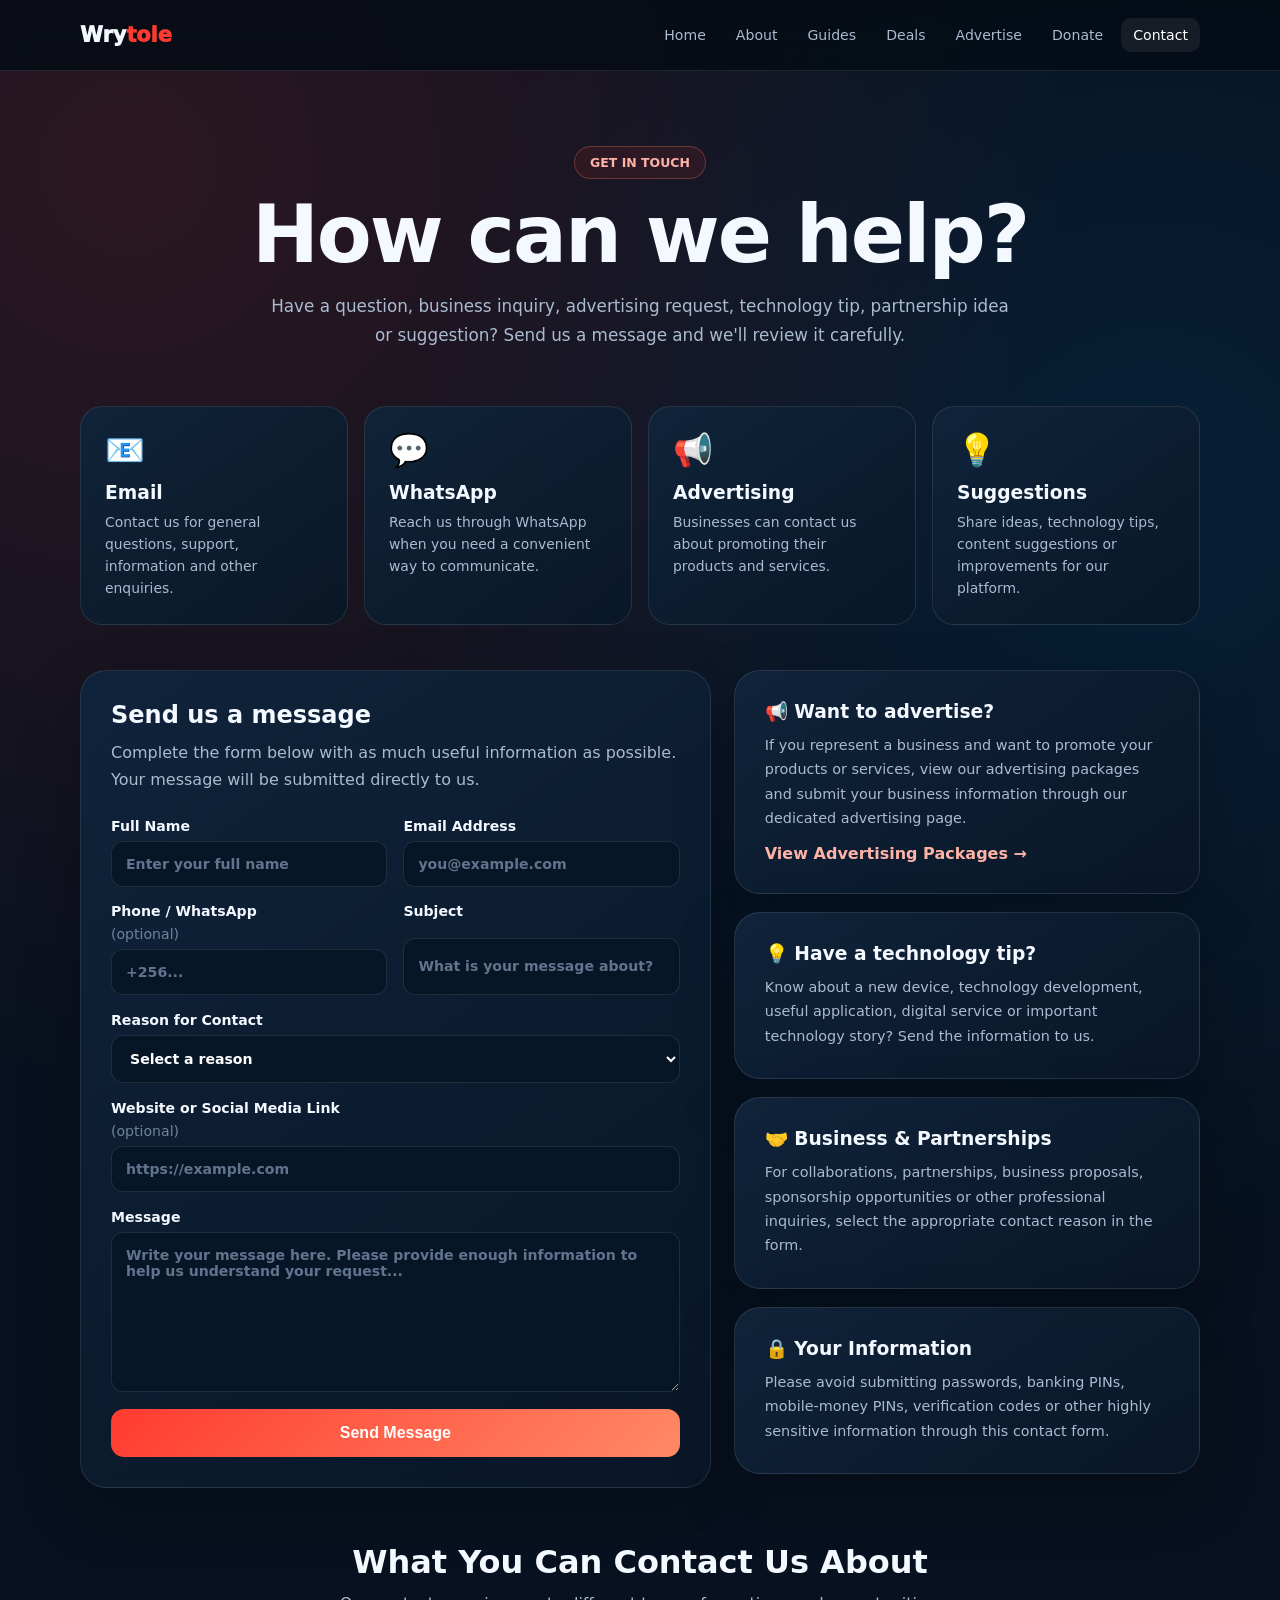
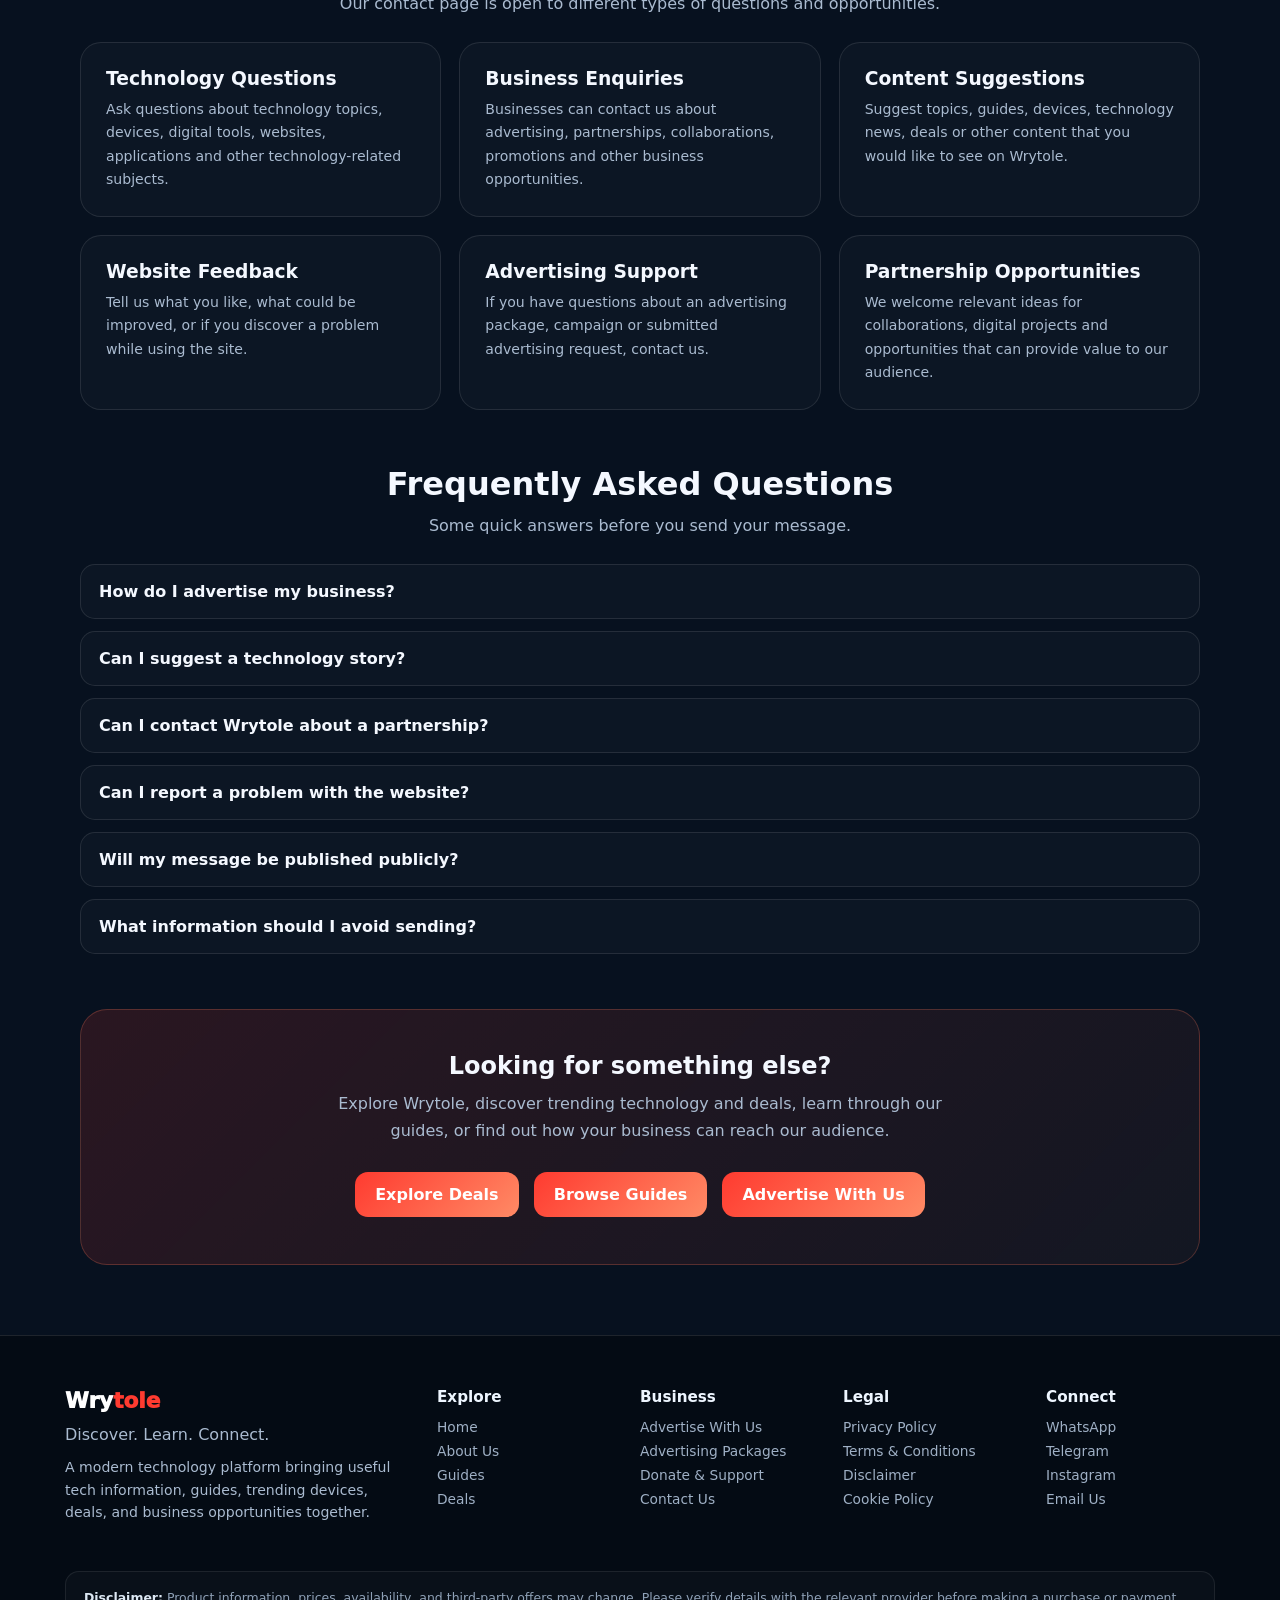
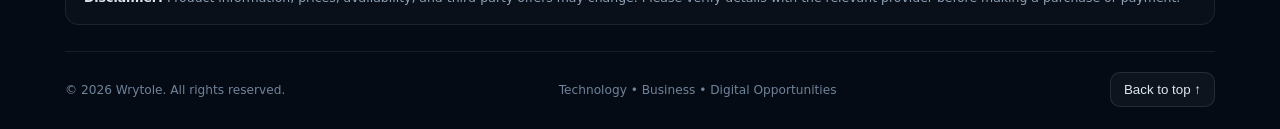
<file: contact.html>
<!DOCTYPE html>
<html lang="en">
<head>
<meta charset="UTF-8">
<meta name="viewport" content="width=device-width, initial-scale=1.0">
<meta name="google-adsense-account" content="ca-pub-6920341232732247">
<meta name="description"
content="Contact Wrytole for questions, advertising, business inquiries, technology tips, partnerships and website feedback.">

<title>Contact Us | Wrytole</title>

<style>

:root{
  --bg:#07111f;
  --card:#0d1b2d;
  --text:#f4f8ff;
  --muted:#aabbd0;
  --accent:#ff3b30;
  --accent2:#ff8a65;
  --line:rgba(255,255,255,.10);
}

*{
  box-sizing:border-box;
  margin:0;
  padding:0;
}

html{
  scroll-behavior:smooth;
}

body{
  font-family:Inter,system-ui,-apple-system,BlinkMacSystemFont,
  "Segoe UI",sans-serif;
  color:var(--text);
  background:
    radial-gradient(
      circle at 10% 5%,
      rgba(255,59,48,.15),
      transparent 28%
    ),
    radial-gradient(
      circle at 90% 15%,
      rgba(0,156,255,.10),
      transparent 25%
    ),
    var(--bg);
  min-height:100vh;
}

a{
  color:inherit;
}

.container{
  width:min(1120px,92%);
  margin:auto;
}

/* HEADER */

header{
  position:sticky;
  top:0;
  z-index:100;
  padding:18px 0;
  border-bottom:1px solid var(--line);
  background:rgba(4,11,20,.82);
  backdrop-filter:blur(15px);
}

nav{
  display:flex;
  align-items:center;
  justify-content:space-between;
  gap:20px;
}

.logo{
  text-decoration:none;
  font-size:1.3rem;
  font-weight:950;
}

.logo span{
  color:var(--accent);
}

.nav-links{
  display:flex;
  flex-wrap:wrap;
  gap:6px;
}

.nav-links a{
  text-decoration:none;
  color:var(--muted);
  padding:9px 12px;
  border-radius:10px;
  font-size:.88rem;
  transition:.2s;
}

.nav-links a:hover,
.nav-links a.active{
  color:#fff;
  background:rgba(255,255,255,.07);
}

/* HERO */

.hero{
  text-align:center;
  padding:75px 0 55px;
  animation:rise .7s ease;
}

.pill{
  display:inline-block;
  padding:8px 15px;
  border-radius:999px;
  background:rgba(255,59,48,.09);
  border:1px solid rgba(255,122,89,.3);
  color:#ffb2a6;
  font-size:.78rem;
  font-weight:850;
}

.hero h1{
  font-size:clamp(2.5rem,7vw,5rem);
  line-height:.96;
  letter-spacing:-2px;
  margin:18px 0;
}

.hero p{
  max-width:760px;
  margin:auto;
  color:var(--muted);
  line-height:1.75;
  font-size:1.05rem;
}

/* CONTACT OPTIONS */

.contact-options{
  display:grid;
  grid-template-columns:repeat(4,1fr);
  gap:16px;
  margin-bottom:45px;
}

.option{
  background:linear-gradient(
    145deg,
    rgba(16,36,59,.95),
    rgba(9,23,39,.95)
  );
  border:1px solid var(--line);
  border-radius:22px;
  padding:24px;
  transition:.25s;
}

.option:hover{
  transform:translateY(-6px);
  border-color:rgba(255,122,89,.45);
}

.option-icon{
  font-size:2rem;
  margin-bottom:13px;
}

.option h3{
  margin-bottom:8px;
}

.option p{
  color:var(--muted);
  line-height:1.6;
  font-size:.87rem;
}

/* MAIN CONTACT */

.contact-grid{
  display:grid;
  grid-template-columns:1.15fr .85fr;
  gap:23px;
  align-items:start;
}

.card{
  background:linear-gradient(
    145deg,
    rgba(16,36,59,.97),
    rgba(9,23,39,.97)
  );
  border:1px solid var(--line);
  border-radius:26px;
  padding:30px;
  box-shadow:0 22px 60px rgba(0,0,0,.25);
}

.card h2{
  margin-bottom:10px;
}

.intro{
  color:var(--muted);
  line-height:1.7;
  margin-bottom:25px;
}

/* FORM */

form{
  display:grid;
  gap:17px;
}

.form-grid{
  display:grid;
  grid-template-columns:1fr 1fr;
  gap:16px;
}

label{
  display:grid;
  gap:7px;
  font-size:.88rem;
  font-weight:750;
}

.optional{
  color:#71839a;
  font-weight:500;
}

input,
select,
textarea{
  width:100%;
  padding:14px;
  border-radius:12px;
  border:1px solid var(--line);
  background:#071626;
  color:#fff;
  font:inherit;
  outline:none;
}

input::placeholder,
textarea::placeholder{
  color:#60758d;
}

input:focus,
select:focus,
textarea:focus{
  border-color:#ff806d;
  box-shadow:0 0 0 3px rgba(255,59,48,.1);
}

textarea{
  min-height:160px;
  resize:vertical;
}

.submit-button{
  width:100%;
  padding:15px;
  border:0;
  border-radius:13px;
  color:#fff;
  background:linear-gradient(
    135deg,
    var(--accent),
    var(--accent2)
  );
  font-size:1rem;
  font-weight:900;
  cursor:pointer;
  transition:.2s;
}

.submit-button:hover{
  transform:translateY(-2px);
}

.submit-button:disabled{
  opacity:.6;
  cursor:not-allowed;
}

/* STATUS */

.status{
  display:none;
  padding:14px;
  border-radius:12px;
  line-height:1.6;
}

.status.success{
  display:block;
  color:#bff5da;
  background:rgba(57,217,138,.1);
  border:1px solid rgba(57,217,138,.3);
}

.status.error{
  display:block;
  color:#ffc2ba;
  background:rgba(255,59,48,.1);
  border:1px solid rgba(255,59,48,.3);
}

/* SIDE CARDS */

.side-card{
  margin-bottom:18px;
}

.side-card:last-child{
  margin-bottom:0;
}

.side-card h3{
  margin-bottom:10px;
}

.side-card p{
  color:var(--muted);
  line-height:1.7;
  font-size:.9rem;
}

.contact-link{
  display:inline-block;
  margin-top:13px;
  color:#ffb2a6;
  text-decoration:none;
  font-weight:850;
}

.contact-link:hover{
  color:#fff;
}

/* INFORMATION */

.information{
  margin-top:55px;
}

.section-title{
  text-align:center;
  margin-bottom:25px;
}

.section-title h2{
  font-size:2rem;
  margin-bottom:9px;
}

.section-title p{
  color:var(--muted);
  line-height:1.7;
}

.info-grid{
  display:grid;
  grid-template-columns:repeat(3,1fr);
  gap:18px;
}

.info-card{
  padding:25px;
  border-radius:21px;
  background:rgba(255,255,255,.025);
  border:1px solid var(--line);
}

.info-card h3{
  margin-bottom:9px;
}

.info-card p{
  color:var(--muted);
  line-height:1.65;
  font-size:.88rem;
}

/* FAQ */

.faq{
  margin:55px 0;
}

.faq details{
  background:rgba(255,255,255,.025);
  border:1px solid var(--line);
  border-radius:15px;
  margin-bottom:12px;
  overflow:hidden;
}

summary{
  cursor:pointer;
  padding:17px 18px;
  font-weight:800;
  list-style:none;
}

summary::-webkit-details-marker{
  display:none;
}

details p{
  color:var(--muted);
  line-height:1.7;
  padding:0 18px 18px;
  font-size:.9rem;
}

/* CTA */

.cta{
  margin:45px 0 70px;
  padding:42px;
  border-radius:27px;
  text-align:center;
  background:linear-gradient(
    135deg,
    rgba(255,59,48,.14),
    rgba(255,138,101,.05)
  );
  border:1px solid rgba(255,122,89,.25);
}

.cta h2{
  margin-bottom:10px;
}

.cta p{
  max-width:650px;
  margin:0 auto 22px;
  color:var(--muted);
  line-height:1.7;
}

.btn{
  display:inline-block;
  margin:5px;
  padding:13px 20px;
  border-radius:13px;
  text-decoration:none;
  color:#fff;
  font-weight:900;
  background:linear-gradient(
    135deg,
    var(--accent),
    var(--accent2)
  );
  transition:.2s;
}

.btn:hover{
  transform:translateY(-2px);
}

/* ANIMATION */

@keyframes rise{
  from{
    opacity:0;
    transform:translateY(20px);
  }

  to{
    opacity:1;
    transform:none;
  }
}

/* MOBILE */

@media(max-width:950px){

  .contact-options{
    grid-template-columns:1fr 1fr;
  }

  .contact-grid{
    grid-template-columns:1fr;
  }

  .info-grid{
    grid-template-columns:1fr;
  }

}

@media(max-width:650px){

  .nav-links{
    display:none;
  }

  .form-grid,
  .contact-options{
    grid-template-columns:1fr;
  }

  .card{
    padding:23px;
  }

  .hero h1{
    letter-spacing:-1px;
  }

  .cta{
    padding:28px 20px;
  }

}

</style>
</head>
<body>
    <header>

<div class="container">

<nav>

<a href="index.html" class="logo">
Wry<span>tole</span>
</a>

<div class="nav-links">

<a href="index.html">Home</a>

<a href="about.html">About</a>

<a href="guides.html">Guides</a>

<a href="deals.html">Deals</a>

<a href="advertising.html">Advertise</a>

<a href="donate.html">Donate</a>

<a href="contact.html" class="active">Contact</a>

</div>

</nav>

</div>

</header>


<main class="container">


<!-- HERO -->

<section class="hero">

<span class="pill">
GET IN TOUCH
</span>

<h1>
How can we help?
</h1>

<p>
Have a question, business inquiry, advertising request,
technology tip, partnership idea or suggestion?
Send us a message and we'll review it carefully.
</p>

</section>


<!-- CONTACT OPTIONS -->

<section class="contact-options">

<article class="option">

<div class="option-icon">📧</div>

<h3>Email</h3>

<p>
Contact us for general questions, support,
information and other enquiries.
</p>

</article>


<article class="option">

<div class="option-icon">💬</div>

<h3>WhatsApp</h3>

<p>
Reach us through WhatsApp when you need
a convenient way to communicate.
</p>

</article>


<article class="option">

<div class="option-icon">📢</div>

<h3>Advertising</h3>

<p>
Businesses can contact us about promoting
their products and services.
</p>

</article>


<article class="option">

<div class="option-icon">💡</div>

<h3>Suggestions</h3>

<p>
Share ideas, technology tips, content suggestions
or improvements for our platform.
</p>

</article>

</section>


<!-- CONTACT FORM + SIDE INFORMATION -->

<section class="contact-grid">


<div class="card">

<h2>
Send us a message
</h2>

<p class="intro">
Complete the form below with as much useful information
as possible. Your message will be submitted directly to us.
</p>


<form
id="contactForm"
action="https://formspree.io/f/mjybdrle"
method="POST"
>


<!-- IDENTIFICATION -->

<input
type="hidden"
name="submission_type"
value="CONTACT MESSAGE"
>

<input
type="hidden"
name="_subject"
value="New Wrytole Contact Message"
>


<div class="form-grid">


<label>

Full Name

<input
type="text"
name="name"
autocomplete="name"
placeholder="Enter your full name"
required
>

</label>


<label>

Email Address

<input
type="email"
name="email"
autocomplete="email"
placeholder="you@example.com"
required
>

</label>


<label>

Phone / WhatsApp
<span class="optional">
(optional)
</span>

<input
type="tel"
name="phone"
autocomplete="tel"
placeholder="+256..."
>

</label>


<label>

Subject

<input
type="text"
name="subject"
placeholder="What is your message about?"
required
>

</label>


</div>


<label>

Reason for Contact

<select name="reason" required>

<option value="">
Select a reason
</option>

<option>
General Question
</option>

<option>
Advertising
</option>

<option>
Business Inquiry
</option>

<option>
Technology Tip / News
</option>

<option>
Website Feedback
</option>

<option>
Partnership
</option>

<option>
Content Suggestion
</option>

<option>
Technical Problem
</option>

<option>
Other
</option>

</select>

</label>


<label>

Website or Social Media Link
<span class="optional">
(optional)
</span>

<input
type="url"
name="website_or_social"
placeholder="https://example.com"
>

</label>


<label>

Message

<textarea
name="message"
placeholder="Write your message here. Please provide enough information to help us understand your request..."
required
></textarea>

</label>


<div
id="status"
class="status"
role="status"
aria-live="polite"
></div>


<button
type="submit"
class="submit-button"
id="submitButton"
>

Send Message

</button>


</form>

</div>


<!-- SIDE INFORMATION -->

<aside>


<div class="card side-card">

<h3>
📢 Want to advertise?
</h3>

<p>
If you represent a business and want to promote
your products or services, view our advertising
packages and submit your business information
through our dedicated advertising page.
</p>

<a
href="advertising.html"
class="contact-link"
>
View Advertising Packages →
</a>

</div>


<div class="card side-card">

<h3>
💡 Have a technology tip?
</h3>

<p>
Know about a new device, technology development,
useful application, digital service or important
technology story? Send the information to us.
</p>

</div>


<div class="card side-card">

<h3>
🤝 Business & Partnerships
</h3>

<p>
For collaborations, partnerships, business proposals,
sponsorship opportunities or other professional
inquiries, select the appropriate contact reason
in the form.
</p>

</div>


<div class="card side-card">

<h3>
🔒 Your Information
</h3>

<p>
Please avoid submitting passwords, banking PINs,
mobile-money PINs, verification codes or other
highly sensitive information through this contact form.
</p>

</div>


</aside>

</section>


<!-- INFORMATION -->

<section class="information">

<div class="section-title">

<h2>
What You Can Contact Us About
</h2>

<p>
Our contact page is open to different types of
questions and opportunities.
</p>

</div>


<div class="info-grid">


<article class="info-card">

<h3>
Technology Questions
</h3>

<p>
Ask questions about technology topics, devices,
digital tools, websites, applications and other
technology-related subjects.
</p>

</article>


<article class="info-card">

<h3>
Business Enquiries
</h3>

<p>
Businesses can contact us about advertising,
partnerships, collaborations, promotions and
other business opportunities.
</p>

</article>


<article class="info-card">

<h3>
Content Suggestions
</h3>

<p>
Suggest topics, guides, devices, technology news,
deals or other content that you would like to see
on Wrytole.
</p>

</article>


<article class="info-card">

<h3>
Website Feedback
</h3>

<p>
Tell us what you like, what could be improved,
or if you discover a problem while using the site.
</p>

</article>


<article class="info-card">

<h3>
Advertising Support
</h3>

<p>
If you have questions about an advertising package,
campaign or submitted advertising request, contact us.
</p>

</article>


<article class="info-card">

<h3>
Partnership Opportunities
</h3>

<p>
We welcome relevant ideas for collaborations,
digital projects and opportunities that can provide
value to our audience.
</p>

</article>


</div>

</section>


<!-- FAQ -->

<section class="faq">

<div class="section-title">

<h2>
Frequently Asked Questions
</h2>

<p>
Some quick answers before you send your message.
</p>

</div>


<details>

<summary>
How do I advertise my business?
</summary>

<p>
Visit the Advertising page, choose your preferred
advertising package, complete the business information
and submit your advertising request.
</p>

</details>


<details>

<summary>
Can I suggest a technology story?
</summary>

<p>
Yes. Select "Technology Tip / News" or
"Content Suggestion" in the contact form and provide
the relevant information.
</p>

</details>


<details>

<summary>
Can I contact Wrytole about a partnership?
</summary>

<p>
Yes. Select "Partnership" and provide details about
your organization, proposal and what you would like
to achieve.
</p>

</details>


<details>

<summary>
Can I report a problem with the website?
</summary>

<p>
Yes. Select "Technical Problem" or "Website Feedback"
and explain what happened, where it happened and,
if possible, what you expected to happen.
</p>

</details>


<details>

<summary>
Will my message be published publicly?
</summary>

<p>
No. A normal contact message is intended for
communication with Wrytole and is not automatically
published as website content.
</p>

</details>


<details>

<summary>
What information should I avoid sending?
</summary>

<p>
Never send passwords, mobile-money PINs, banking PINs,
verification codes or other confidential account
credentials through this form.
</p>

</details>

</section>


<!-- FINAL CTA -->

<section class="cta">

<h2>
Looking for something else?
</h2>

<p>
Explore Wrytole, discover trending technology and deals,
learn through our guides, or find out how your business
can reach our audience.
</p>


<a
href="deals.html"
class="btn"
>
Explore Deals
</a>


<a
href="guides.html"
class="btn"
>
Browse Guides
</a>


<a
href="advertising.html"
class="btn"
>
Advertise With Us
</a>


</section>


</main>
<script>

const form =
document.getElementById("contactForm");

const statusBox =
document.getElementById("status");

const submitButton =
document.getElementById("submitButton");


form.addEventListener(
"submit",
async function(event){

  event.preventDefault();


  /* Disable button while sending */

  submitButton.disabled = true;

  submitButton.textContent =
  "Sending...";


  /* Clear previous message */

  statusBox.className = "status";

  statusBox.textContent = "";


  try{

    const response =
    await fetch(
      form.action,
      {
        method:"POST",

        body:new FormData(form),

        headers:{
          "Accept":"application/json"
        }
      }
    );


    if(!response.ok){

      throw new Error(
        "Submission failed"
      );

    }


    /* Clear the form */

    form.reset();


    /* Success message */

    statusBox.className =
    "status success";

    statusBox.textContent =
    "Your message has been sent successfully. " +
    "Thank you for contacting Wrytole. " +
    "We will review your message and respond " +
    "when appropriate.";


  }catch(error){


    /* Error message */

    statusBox.className =
    "status error";

    statusBox.textContent =
    "We could not send your message right now. " +
    "Please check your internet connection " +
    "and try again.";

  }


  /* Restore button */

  submitButton.disabled = false;

  submitButton.textContent =
  "Send Message";

});

</script>

</body>
<footer class="site-footer">
  <div class="footer-wrap">
    <div class="footer-grid">
      <div class="footer-brand">
        <a href="index.html" class="footer-logo">Wry<span>tole</span></a>
        <p>Discover. Learn. Connect.</p>
        <p class="footer-description">
          A modern technology platform bringing useful tech information, guides,
          trending devices, deals, and business opportunities together.
        </p>
      </div>

      <div class="footer-column">
        <h3>Explore</h3>
        <a href="index.html">Home</a>
        <a href="about.html">About Us</a>
        <a href="guides.html">Guides</a>
        <a href="deals.html">Deals</a>
      </div>

      <div class="footer-column">
        <h3>Business</h3>
        <a href="advertising.html">Advertise With Us</a>
        <a href="advertising.html">Advertising Packages</a>
        <a href="donate.html">Donate &amp; Support</a>
        <a href="contact.html">Contact Us</a>
      </div>

      <div class="footer-column">
        <h3>Legal</h3>
        <a href="privacy.html">Privacy Policy</a>
        <a href="terms.html">Terms &amp; Conditions</a>
        <a href="disclaimer.html">Disclaimer</a>
        <a href="cookies.html">Cookie Policy</a>
      </div>

      <div class="footer-column footer-connect">
        <h3>Connect</h3>
        <a href="https://wa.me/256709539676" aria-label="WhatsApp">WhatsApp</a>
        <a href="https://t.me/tecub1" aria-label="Telegram">Telegram</a>
        <a href="https://www.instagram.com/meddisonofficial?igsi=eDc5djh6bGQ4cXZ0" aria-label="Instagram">Instagram</a>
        <a href="wrytole2@gmail.com">Email Us</a>
      </div>
    </div>

    <div class="footer-disclaimer">
      <strong>Disclaimer:</strong>
      Product information, prices, availability, and third-party offers may
      change. Please verify details with the relevant provider before making
      a purchase or payment.
    </div>

    <div class="footer-bottom">
      <p>© 2026 Wrytole. All rights reserved.</p>
      <p>Technology • Business • Digital Opportunities</p>
      <button type="button" class="back-to-top" onclick="window.scrollTo({top:0,behavior:'smooth'})">
        Back to top ↑
      </button>
    </div>
  </div>
</footer>

<style>
.site-footer{
  margin-top:70px;
  background:#040b14;
  border-top:1px solid rgba(255,255,255,.10);
  color:#eef6ff;
}
.footer-wrap{
  width:min(1150px,92%);
  margin:auto;
  padding:52px 0 22px;
}
.footer-grid{
  display:grid;
  grid-template-columns:2fr repeat(4,1fr);
  gap:34px;
}
.footer-logo{
  color:#fff;
  text-decoration:none;
  font-size:1.35rem;
  font-weight:950;
}
.footer-logo span{color:#ff3b30}
.footer-brand p{
  color:#aabbd0;
  line-height:1.6;
  margin:9px 0;
}
.footer-description{
  max-width:340px;
  font-size:.88rem;
}
.footer-column h3{
  margin:0 0 13px;
  font-size:.95rem;
}
.footer-column a{
  display:block;
  width:max-content;
  max-width:100%;
  color:#9fb0c5;
  text-decoration:none;
  font-size:.86rem;
  margin:8px 0;
  transition:.2s;
}
.footer-column a:hover{
  color:#fff;
  transform:translateX(3px);
}
.footer-disclaimer{
  margin-top:38px;
  padding:16px 18px;
  border:1px solid rgba(255,255,255,.08);
  border-radius:14px;
  background:rgba(255,255,255,.025);
  color:#8fa1b7;
  font-size:.78rem;
  line-height:1.65;
}
.footer-disclaimer strong{color:#dce7f3}
.footer-bottom{
  display:flex;
  align-items:center;
  justify-content:space-between;
  gap:15px;
  flex-wrap:wrap;
  border-top:1px solid rgba(255,255,255,.08);
  margin-top:26px;
  padding-top:20px;
  color:#71839a;
  font-size:.76rem;
}
.footer-bottom p{margin:0}
.back-to-top{
  border:1px solid rgba(255,255,255,.10);
  background:rgba(255,255,255,.04);
  color:#dce7f3;
  padding:9px 13px;
  border-radius:10px;
  cursor:pointer;
  transition:.2s;
}
.back-to-top:hover{
  background:rgba(255,255,255,.09);
  transform:translateY(-2px);
}
@media(max-width:900px){
  .footer-grid{grid-template-columns:2fr 1fr 1fr}
}
@media(max-width:600px){
  .footer-grid{grid-template-columns:1fr 1fr;gap:28px 20px}
  .footer-brand{grid-column:1/-1}
  .footer-bottom{align-items:flex-start;flex-direction:column}
}
</style>
</html>
</file>
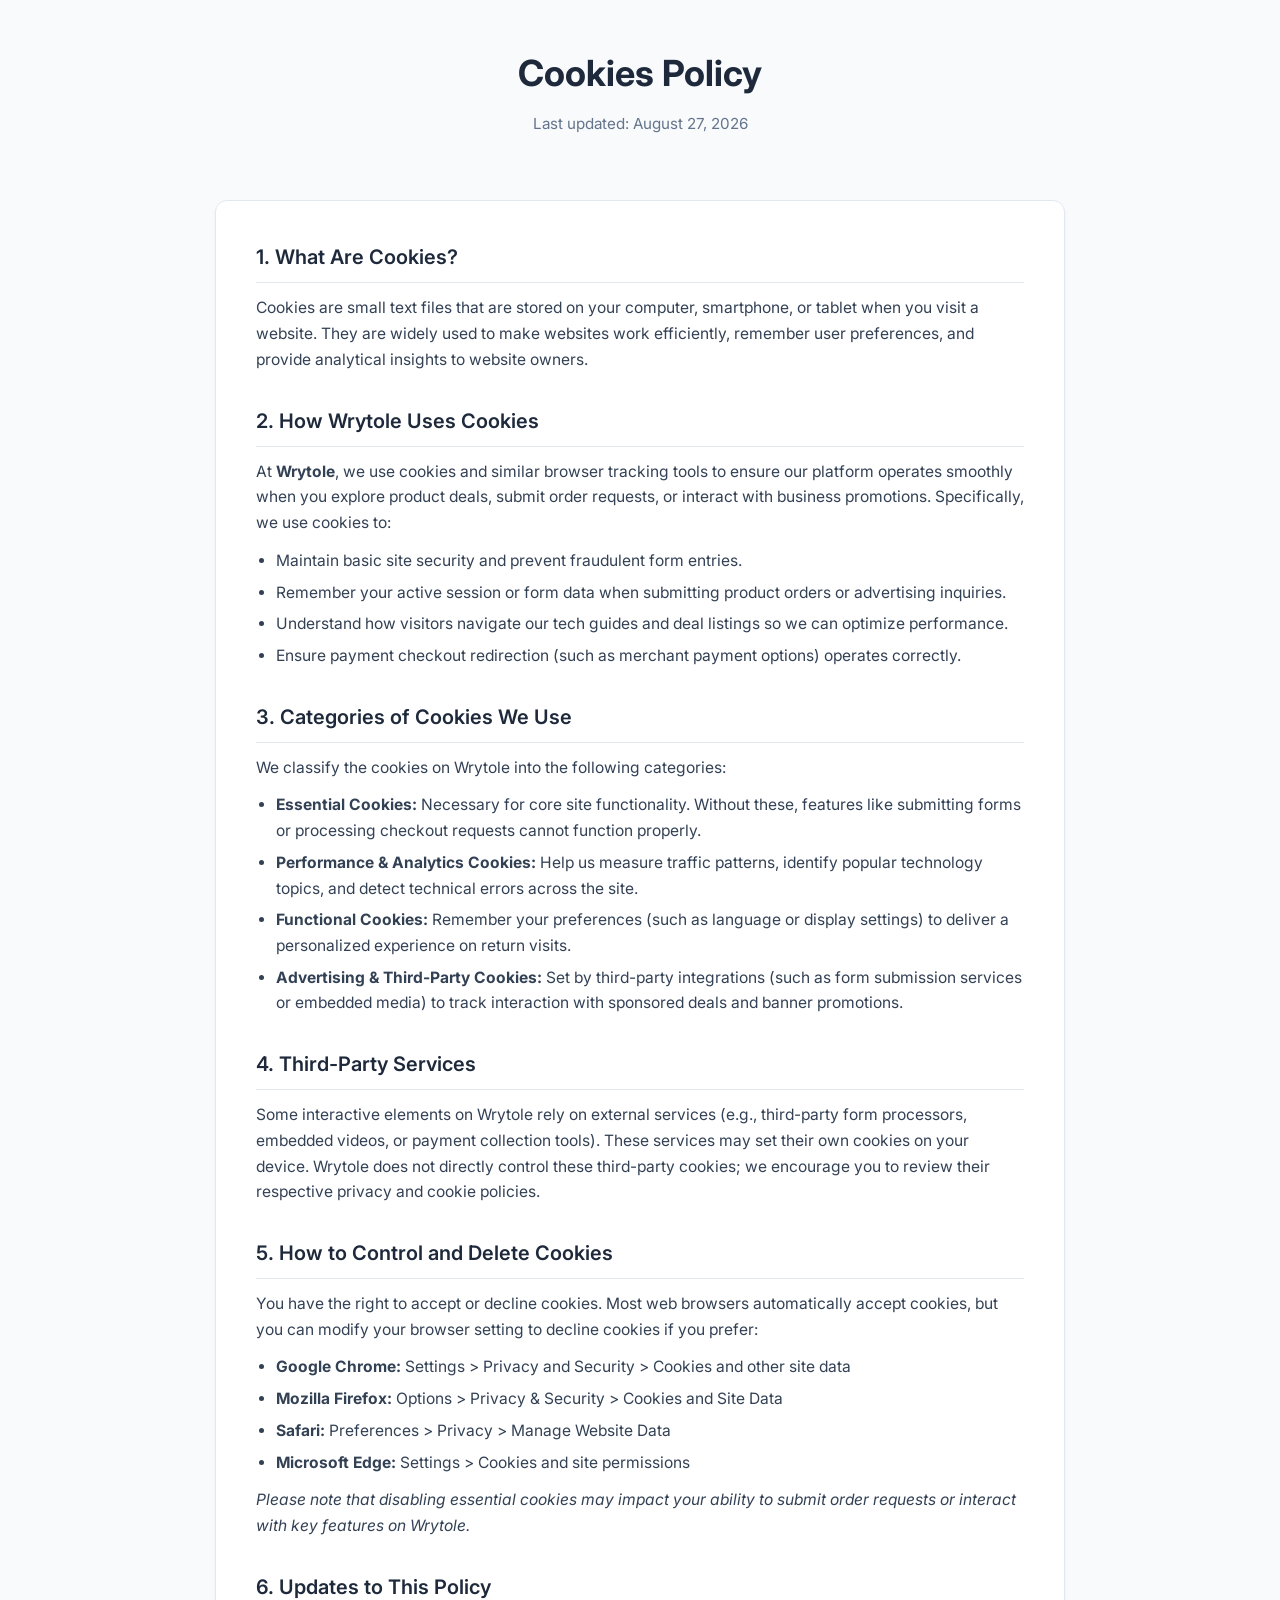
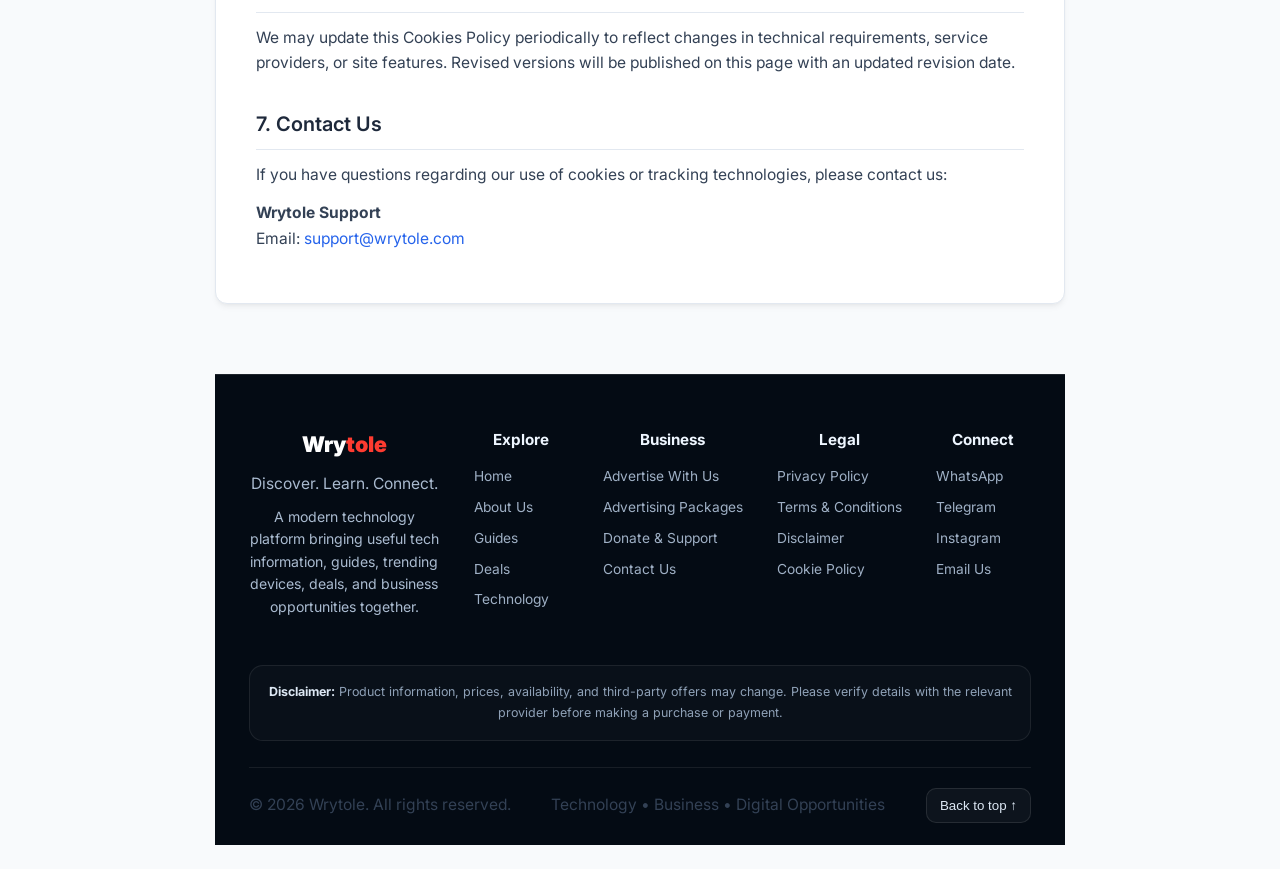
<file: cookies.html>
<!DOCTYPE html>
<html lang="en">
<head>
    <meta charset="UTF-8">
    <meta name="viewport" content="width=device-width, initial-scale=1.0">
    <meta name="google-adsense-account" content="ca-pub-6920341232732247">
    <title>Cookies Policy | Wrytole</title>
    <!-- Google Fonts CDN -->
    <link rel="preconnect" href="https://fonts.googleapis.com">
    <link rel="preconnect" href="https://fonts.gstatic.com" crossorigin>
    <link href="https://fonts.googleapis.com/css2?family=Inter:wght@400;500;600;700&display=swap" rel="stylesheet">
    
    <style>
        :root {
            --primary-color: #2563eb;
            --primary-hover: #1d4ed8;
            --text-main: #1e293b;
            --text-muted: #64748b;
            --bg-body: #f8fafc;
            --bg-card: #ffffff;
            --border-color: #e2e8f0;
            --max-width: 850px;
        }

        * {
            box-sizing: border-box;
            margin: 0;
            padding: 0;
        }

        body {
            font-family: 'Inter', -apple-system, BlinkMacSystemFont, "Segoe UI", Roboto, sans-serif;
            background-color: var(--bg-body);
            color: var(--text-main);
            line-height: 1.65;
            padding: 24px 16px;
        }

        header {
            max-width: var(--max-width);
            margin: 0 auto 32px auto;
            text-align: center;
            padding: 20px 0;
        }

        header h1 {
            font-size: 2.25rem;
            font-weight: 700;
            color: var(--text-main);
            margin-bottom: 8px;
        }

        header p {
            color: var(--text-muted);
            font-size: 0.95rem;
        }

        main {
            max-width: var(--max-width);
            margin: 0 auto;
            background-color: var(--bg-card);
            border-radius: 12px;
            box-shadow: 0 4px 6px -1px rgba(0, 0, 0, 0.05), 0 2px 4px -2px rgba(0, 0, 0, 0.05);
            border: 1px solid var(--border-color);
            padding: 40px;
        }

        @media (max-width: 640px) {
            main {
                padding: 24px 16px;
            }
            header h1 {
                font-size: 1.75rem;
            }
        }

        .policy-section {
            margin-bottom: 32px;
        }

        .policy-section:last-of-type {
            margin-bottom: 0;
        }

        h2 {
            font-size: 1.25rem;
            font-weight: 600;
            color: var(--text-main);
            margin-bottom: 12px;
            padding-bottom: 8px;
            border-bottom: 1px solid var(--border-color);
        }

        p {
            margin-bottom: 12px;
            font-size: 0.975rem;
            color: #334155;
        }

        ul {
            margin-left: 20px;
            margin-bottom: 12px;
            color: #334155;
        }

        li {
            margin-bottom: 6px;
            font-size: 0.975rem;
        }

        a {
            color: var(--primary-color);
            text-decoration: none;
        }

        a:hover {
            text-decoration: underline;
        }

        footer {
            max-width: var(--max-width);
            margin: 32px auto 0 auto;
            text-align: center;
            color: var(--text-muted);
            font-size: 0.875rem;
        }
    </style>
</head>
<body>

    <header>
        <h1>Cookies Policy</h1>
        <p>Last updated: August 27, 2026</p>
    </header>

    <main>
        <div class="policy-section">
            <h2>1. What Are Cookies?</h2>
            <p>Cookies are small text files that are stored on your computer, smartphone, or tablet when you visit a website. They are widely used to make websites work efficiently, remember user preferences, and provide analytical insights to website owners.</p>
        </div>

        <div class="policy-section">
            <h2>2. How Wrytole Uses Cookies</h2>
            <p>At <strong>Wrytole</strong>, we use cookies and similar browser tracking tools to ensure our platform operates smoothly when you explore product deals, submit order requests, or interact with business promotions. Specifically, we use cookies to:</p>
            <ul>
                <li>Maintain basic site security and prevent fraudulent form entries.</li>
                <li>Remember your active session or form data when submitting product orders or advertising inquiries.</li>
                <li>Understand how visitors navigate our tech guides and deal listings so we can optimize performance.</li>
                <li>Ensure payment checkout redirection (such as merchant payment options) operates correctly.</li>
            </ul>
        </div>

        <div class="policy-section">
            <h2>3. Categories of Cookies We Use</h2>
            <p>We classify the cookies on Wrytole into the following categories:</p>
            <ul>
                <li><strong>Essential Cookies:</strong> Necessary for core site functionality. Without these, features like submitting forms or processing checkout requests cannot function properly.</li>
                <li><strong>Performance & Analytics Cookies:</strong> Help us measure traffic patterns, identify popular technology topics, and detect technical errors across the site.</li>
                <li><strong>Functional Cookies:</strong> Remember your preferences (such as language or display settings) to deliver a personalized experience on return visits.</li>
                <li><strong>Advertising & Third-Party Cookies:</strong> Set by third-party integrations (such as form submission services or embedded media) to track interaction with sponsored deals and banner promotions.</li>
            </ul>
        </div>

        <div class="policy-section">
            <h2>4. Third-Party Services</h2>
            <p>Some interactive elements on Wrytole rely on external services (e.g., third-party form processors, embedded videos, or payment collection tools). These services may set their own cookies on your device. Wrytole does not directly control these third-party cookies; we encourage you to review their respective privacy and cookie policies.</p>
        </div>

        <div class="policy-section">
            <h2>5. How to Control and Delete Cookies</h2>
            <p>You have the right to accept or decline cookies. Most web browsers automatically accept cookies, but you can modify your browser setting to decline cookies if you prefer:</p>
            <ul>
                <li><strong>Google Chrome:</strong> Settings &gt; Privacy and Security &gt; Cookies and other site data</li>
                <li><strong>Mozilla Firefox:</strong> Options &gt; Privacy & Security &gt; Cookies and Site Data</li>
                <li><strong>Safari:</strong> Preferences &gt; Privacy &gt; Manage Website Data</li>
                <li><strong>Microsoft Edge:</strong> Settings &gt; Cookies and site permissions</li>
            </ul>
            <p><em>Please note that disabling essential cookies may impact your ability to submit order requests or interact with key features on Wrytole.</em></p>
        </div>

        <div class="policy-section">
            <h2>6. Updates to This Policy</h2>
            <p>We may update this Cookies Policy periodically to reflect changes in technical requirements, service providers, or site features. Revised versions will be published on this page with an updated revision date.</p>
        </div>

        <div class="policy-section">
            <h2>7. Contact Us</h2>
            <p>If you have questions regarding our use of cookies or tracking technologies, please contact us:</p>
            <p><strong>Wrytole Support</strong><br>
            Email: <a href="mailto:support@wrytole.com">support@wrytole.com</a></p>
        </div>
    </main>
</body>
<footer class="site-footer">
  <div class="footer-wrap">
    <div class="footer-grid">
      <div class="footer-brand">
        <a href="index.html" class="footer-logo">Wry<span>tole</span></a>
        <p>Discover. Learn. Connect.</p>
        <p class="footer-description">
          A modern technology platform bringing useful tech information, guides,
          trending devices, deals, and business opportunities together.
        </p>
      </div>

      <div class="footer-column">
        <h3>Explore</h3>
        <a href="index.html">Home</a>
        <a href="about.html">About Us</a>
        <a href="guides.html">Guides</a>
        <a href="deals.html">Deals</a>
        <a href="technology.html">Technology</a>
      </div>

      <div class="footer-column">
        <h3>Business</h3>
        <a href="advertising.html">Advertise With Us</a>
        <a href="advertising.html">Advertising Packages</a>
        <a href="donate.html">Donate &amp; Support</a>
        <a href="contact.html">Contact Us</a>
      </div>

      <div class="footer-column">
        <h3>Legal</h3>
        <a href="privacy.html">Privacy Policy</a>
        <a href="terms.html">Terms &amp; Conditions</a>
        <a href="disclaimer.html">Disclaimer</a>
        <a href="cookies.html">Cookie Policy</a>
      </div>

      <div class="footer-column footer-connect">
        <h3>Connect</h3>
        <a href="https://wa.me/256709539676" aria-label="WhatsApp">WhatsApp</a>
        <a href="https://t.me/tecub1">Telegram</a>
        <a href="https://www.instagram.com/meddisonofficial?igsi=eDc5djh6bGQ4cXZ0" aria-label="Instagram">Instagram</a>
        <a href="Wrytole3@gmail.com">Email Us</a>
      </div>
    </div>

    <div class="footer-disclaimer">
      <strong>Disclaimer:</strong>
      Product information, prices, availability, and third-party offers may
      change. Please verify details with the relevant provider before making
      a purchase or payment.
    </div>

    <div class="footer-bottom">
      <p>© 2026 Wrytole. All rights reserved.</p>
      <p>Technology • Business • Digital Opportunities</p>
      <button type="button" class="back-to-top" onclick="window.scrollTo({top:0,behavior:'smooth'})">
        Back to top ↑
      </button>
    </div>
  </div>
</footer>

<style>
.site-footer{
  margin-top:70px;
  background:#040b14;
  border-top:1px solid rgba(255,255,255,.10);
  color:#eef6ff;
}
.footer-wrap{
  width:min(1150px,92%);
  margin:auto;
  padding:52px 0 22px;
}
.footer-grid{
  display:grid;
  grid-template-columns:2fr repeat(4,1fr);
  gap:34px;
}
.footer-logo{
  color:#fff;
  text-decoration:none;
  font-size:1.35rem;
  font-weight:950;
}
.footer-logo span{color:#ff3b30}
.footer-brand p{
  color:#aabbd0;
  line-height:1.6;
  margin:9px 0;
}
.footer-description{
  max-width:340px;
  font-size:.88rem;
}
.footer-column h3{
  margin:0 0 13px;
  font-size:.95rem;
}
.footer-column a{
  display:block;
  width:max-content;
  max-width:100%;
  color:#9fb0c5;
  text-decoration:none;
  font-size:.86rem;
  margin:8px 0;
  transition:.2s;
}
.footer-column a:hover{
  color:#fff;
  transform:translateX(3px);
}
.footer-disclaimer{
  margin-top:38px;
  padding:16px 18px;
  border:1px solid rgba(255,255,255,.08);
  border-radius:14px;
  background:rgba(255,255,255,.025);
  color:#8fa1b7;
  font-size:.78rem;
  line-height:1.65;
}
.footer-disclaimer strong{color:#dce7f3}
.footer-bottom{
  display:flex;
  align-items:center;
  justify-content:space-between;
  gap:15px;
  flex-wrap:wrap;
  border-top:1px solid rgba(255,255,255,.08);
  margin-top:26px;
  padding-top:20px;
  color:#71839a;
  font-size:.76rem;
}
.footer-bottom p{margin:0}
.back-to-top{
  border:1px solid rgba(255,255,255,.10);
  background:rgba(255,255,255,.04);
  color:#dce7f3;
  padding:9px 13px;
  border-radius:10px;
  cursor:pointer;
  transition:.2s;
}
.back-to-top:hover{
  background:rgba(255,255,255,.09);
  transform:translateY(-2px);
}
@media(max-width:900px){
  .footer-grid{grid-template-columns:2fr 1fr 1fr}
}
@media(max-width:600px){
  .footer-grid{grid-template-columns:1fr 1fr;gap:28px 20px}
  .footer-brand{grid-column:1/-1}
  .footer-bottom{align-items:flex-start;flex-direction:column}
}
</style>
</html>
</file>
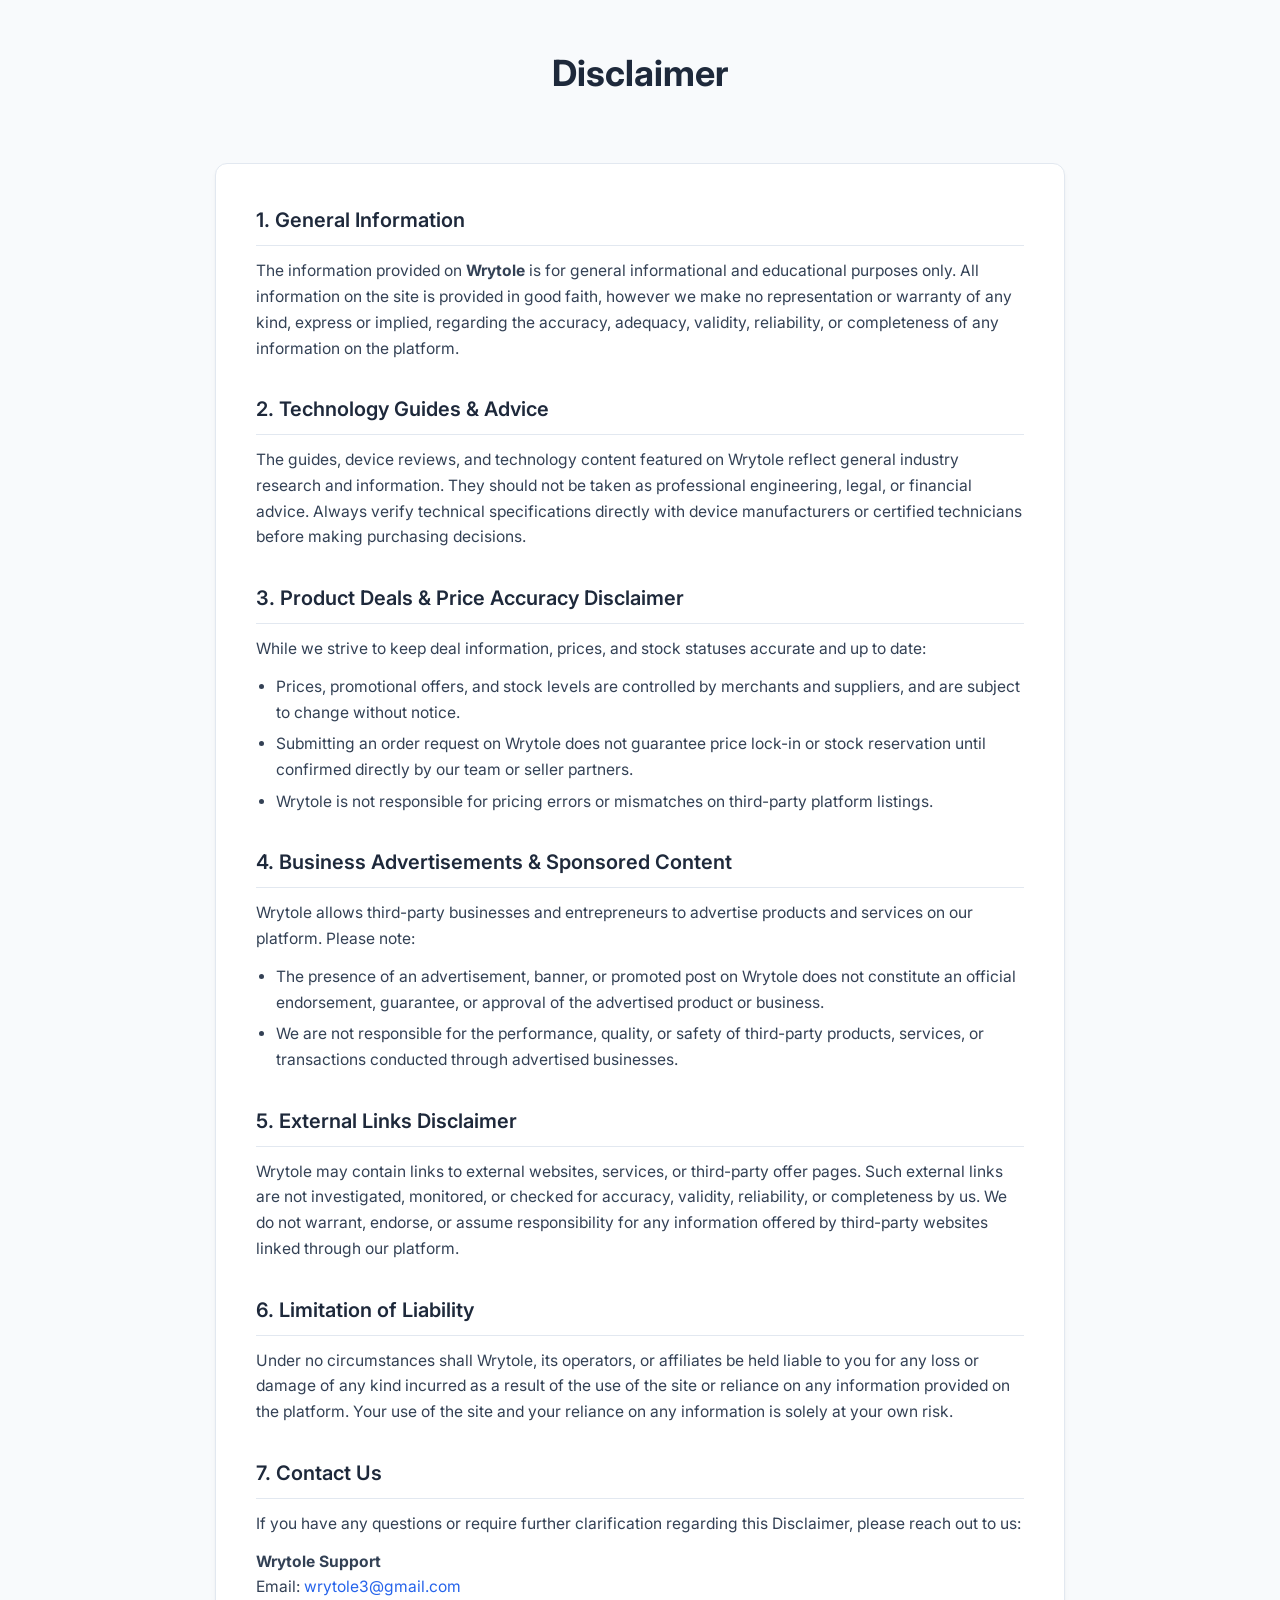
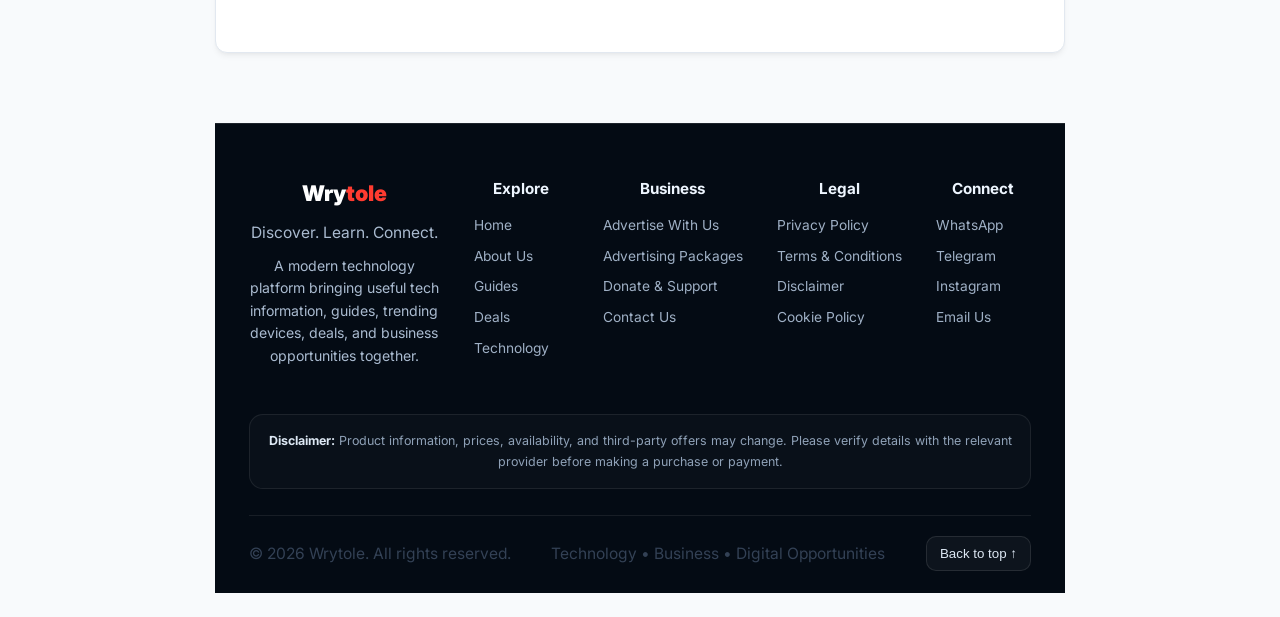
<file: disclaimer.html>
<!DOCTYPE html>
<html lang="en">
<head>
    <meta charset="UTF-8">
    <meta name="viewport" content="width=device-width, initial-scale=1.0">
    <meta name="google-adsense-account" content="ca-pub-6920341232732247">
    <title>Disclaimer | Wrytole</title>
    <!-- Google Fonts CDN -->
    <link rel="preconnect" href="https://fonts.googleapis.com">
    <link rel="preconnect" href="https://fonts.gstatic.com" crossorigin>
    <link href="https://fonts.googleapis.com/css2?family=Inter:wght@400;500;600;700&display=swap" rel="stylesheet">
    
    <style>
        :root {
            --primary-color: #2563eb;
            --primary-hover: #1d4ed8;
            --text-main: #1e293b;
            --text-muted: #64748b;
            --bg-body: #f8fafc;
            --bg-card: #ffffff;
            --border-color: #e2e8f0;
            --max-width: 850px;
        }

        * {
            box-sizing: border-box;
            margin: 0;
            padding: 0;
        }

        body {
            font-family: 'Inter', -apple-system, BlinkMacSystemFont, "Segoe UI", Roboto, sans-serif;
            background-color: var(--bg-body);
            color: var(--text-main);
            line-height: 1.65;
            padding: 24px 16px;
        }

        header {
            max-width: var(--max-width);
            margin: 0 auto 32px auto;
            text-align: center;
            padding: 20px 0;
        }

        header h1 {
            font-size: 2.25rem;
            font-weight: 700;
            color: var(--text-main);
            margin-bottom: 8px;
        }

        header p {
            color: var(--text-muted);
            font-size: 0.95rem;
        }

        main {
            max-width: var(--max-width);
            margin: 0 auto;
            background-color: var(--bg-card);
            border-radius: 12px;
            box-shadow: 0 4px 6px -1px rgba(0, 0, 0, 0.05), 0 2px 4px -2px rgba(0, 0, 0, 0.05);
            border: 1px solid var(--border-color);
            padding: 40px;
        }

        @media (max-width: 640px) {
            main {
                padding: 24px 16px;
            }
            header h1 {
                font-size: 1.75rem;
            }
        }

        .policy-section {
            margin-bottom: 32px;
        }

        .policy-section:last-of-type {
            margin-bottom: 0;
        }

        h2 {
            font-size: 1.25rem;
            font-weight: 600;
            color: var(--text-main);
            margin-bottom: 12px;
            padding-bottom: 8px;
            border-bottom: 1px solid var(--border-color);
        }

        p {
            margin-bottom: 12px;
            font-size: 0.975rem;
            color: #334155;
        }

        ul {
            margin-left: 20px;
            margin-bottom: 12px;
            color: #334155;
        }

        li {
            margin-bottom: 6px;
            font-size: 0.975rem;
        }

        a {
            color: var(--primary-color);
            text-decoration: none;
        }

        a:hover {
            text-decoration: underline;
        }

        footer {
            max-width: var(--max-width);
            margin: 32px auto 0 auto;
            text-align: center;
            color: var(--text-muted);
            font-size: 0.875rem;
        }
    </style>
</head>
<body>

    <header>
        <h1>Disclaimer</h1>
    </header>

    <main>
        <div class="policy-section">
            <h2>1. General Information</h2>
            <p>The information provided on <strong>Wrytole</strong> is for general informational and educational purposes only. All information on the site is provided in good faith, however we make no representation or warranty of any kind, express or implied, regarding the accuracy, adequacy, validity, reliability, or completeness of any information on the platform.</p>
        </div>

        <div class="policy-section">
            <h2>2. Technology Guides & Advice</h2>
            <p>The guides, device reviews, and technology content featured on Wrytole reflect general industry research and information. They should not be taken as professional engineering, legal, or financial advice. Always verify technical specifications directly with device manufacturers or certified technicians before making purchasing decisions.</p>
        </div>

        <div class="policy-section">
            <h2>3. Product Deals & Price Accuracy Disclaimer</h2>
            <p>While we strive to keep deal information, prices, and stock statuses accurate and up to date:</p>
            <ul>
                <li>Prices, promotional offers, and stock levels are controlled by merchants and suppliers, and are subject to change without notice.</li>
                <li>Submitting an order request on Wrytole does not guarantee price lock-in or stock reservation until confirmed directly by our team or seller partners.</li>
                <li>Wrytole is not responsible for pricing errors or mismatches on third-party platform listings.</li>
            </ul>
        </div>

        <div class="policy-section">
            <h2>4. Business Advertisements & Sponsored Content</h2>
            <p>Wrytole allows third-party businesses and entrepreneurs to advertise products and services on our platform. Please note:</p>
            <ul>
                <li>The presence of an advertisement, banner, or promoted post on Wrytole does not constitute an official endorsement, guarantee, or approval of the advertised product or business.</li>
                <li>We are not responsible for the performance, quality, or safety of third-party products, services, or transactions conducted through advertised businesses.</li>
            </ul>
        </div>

        <div class="policy-section">
            <h2>5. External Links Disclaimer</h2>
            <p>Wrytole may contain links to external websites, services, or third-party offer pages. Such external links are not investigated, monitored, or checked for accuracy, validity, reliability, or completeness by us. We do not warrant, endorse, or assume responsibility for any information offered by third-party websites linked through our platform.</p>
        </div>

        <div class="policy-section">
            <h2>6. Limitation of Liability</h2>
            <p>Under no circumstances shall Wrytole, its operators, or affiliates be held liable to you for any loss or damage of any kind incurred as a result of the use of the site or reliance on any information provided on the platform. Your use of the site and your reliance on any information is solely at your own risk.</p>
        </div>

        <div class="policy-section">
            <h2>7. Contact Us</h2>
            <p>If you have any questions or require further clarification regarding this Disclaimer, please reach out to us:</p>
            <p><strong>Wrytole Support</strong><br>
            Email: <a href="mailto:support@wrytole.com">wrytole3@gmail.com</a></p>
        </div>
    </main>
</body>
<footer class="site-footer">
  <div class="footer-wrap">
    <div class="footer-grid">
      <div class="footer-brand">
        <a href="index.html" class="footer-logo">Wry<span>tole</span></a>
        <p>Discover. Learn. Connect.</p>
        <p class="footer-description">
          A modern technology platform bringing useful tech information, guides,
          trending devices, deals, and business opportunities together.
        </p>
      </div>

      <div class="footer-column">
        <h3>Explore</h3>
        <a href="index.html">Home</a>
        <a href="about.html">About Us</a>
        <a href="guides.html">Guides</a>
        <a href="deals.html">Deals</a>
        <a href="technology.html">Technology</a>
      </div>

      <div class="footer-column">
        <h3>Business</h3>
        <a href="advertising.html">Advertise With Us</a>
        <a href="advertising.html">Advertising Packages</a>
        <a href="donate.html">Donate &amp; Support</a>
        <a href="contact.html">Contact Us</a>
      </div>

      <div class="footer-column">
        <h3>Legal</h3>
        <a href="privacy.html">Privacy Policy</a>
        <a href="terms.html">Terms &amp; Conditions</a>
        <a href="disclaimer.html">Disclaimer</a>
        <a href="cookies.html">Cookie Policy</a>
      </div>

      <div class="footer-column footer-connect">
        <h3>Connect</h3>
        <a href="https://wa.me/256709539676" aria-label="WhatsApp">WhatsApp</a>
        <a href="https://t.me/tecub1">Telegram</a>
        <a href="https://www.instagram.com/meddisonofficial?igsi=eDc5djh6bGQ4cXZ0" aria-label="Instagram">Instagram</a>
        <a href="Wrytole3@gmail.com">Email Us</a>
      </div>
    </div>

    <div class="footer-disclaimer">
      <strong>Disclaimer:</strong>
      Product information, prices, availability, and third-party offers may
      change. Please verify details with the relevant provider before making
      a purchase or payment.
    </div>

    <div class="footer-bottom">
      <p>© 2026 Wrytole. All rights reserved.</p>
      <p>Technology • Business • Digital Opportunities</p>
      <button type="button" class="back-to-top" onclick="window.scrollTo({top:0,behavior:'smooth'})">
        Back to top ↑
      </button>
    </div>
  </div>
</footer>

<style>
.site-footer{
  margin-top:70px;
  background:#040b14;
  border-top:1px solid rgba(255,255,255,.10);
  color:#eef6ff;
}
.footer-wrap{
  width:min(1150px,92%);
  margin:auto;
  padding:52px 0 22px;
}
.footer-grid{
  display:grid;
  grid-template-columns:2fr repeat(4,1fr);
  gap:34px;
}
.footer-logo{
  color:#fff;
  text-decoration:none;
  font-size:1.35rem;
  font-weight:950;
}
.footer-logo span{color:#ff3b30}
.footer-brand p{
  color:#aabbd0;
  line-height:1.6;
  margin:9px 0;
}
.footer-description{
  max-width:340px;
  font-size:.88rem;
}
.footer-column h3{
  margin:0 0 13px;
  font-size:.95rem;
}
.footer-column a{
  display:block;
  width:max-content;
  max-width:100%;
  color:#9fb0c5;
  text-decoration:none;
  font-size:.86rem;
  margin:8px 0;
  transition:.2s;
}
.footer-column a:hover{
  color:#fff;
  transform:translateX(3px);
}
.footer-disclaimer{
  margin-top:38px;
  padding:16px 18px;
  border:1px solid rgba(255,255,255,.08);
  border-radius:14px;
  background:rgba(255,255,255,.025);
  color:#8fa1b7;
  font-size:.78rem;
  line-height:1.65;
}
.footer-disclaimer strong{color:#dce7f3}
.footer-bottom{
  display:flex;
  align-items:center;
  justify-content:space-between;
  gap:15px;
  flex-wrap:wrap;
  border-top:1px solid rgba(255,255,255,.08);
  margin-top:26px;
  padding-top:20px;
  color:#71839a;
  font-size:.76rem;
}
.footer-bottom p{margin:0}
.back-to-top{
  border:1px solid rgba(255,255,255,.10);
  background:rgba(255,255,255,.04);
  color:#dce7f3;
  padding:9px 13px;
  border-radius:10px;
  cursor:pointer;
  transition:.2s;
}
.back-to-top:hover{
  background:rgba(255,255,255,.09);
  transform:translateY(-2px);
}
@media(max-width:900px){
  .footer-grid{grid-template-columns:2fr 1fr 1fr}
}
@media(max-width:600px){
  .footer-grid{grid-template-columns:1fr 1fr;gap:28px 20px}
  .footer-brand{grid-column:1/-1}
  .footer-bottom{align-items:flex-start;flex-direction:column}
}
</style>
</html>
</file>
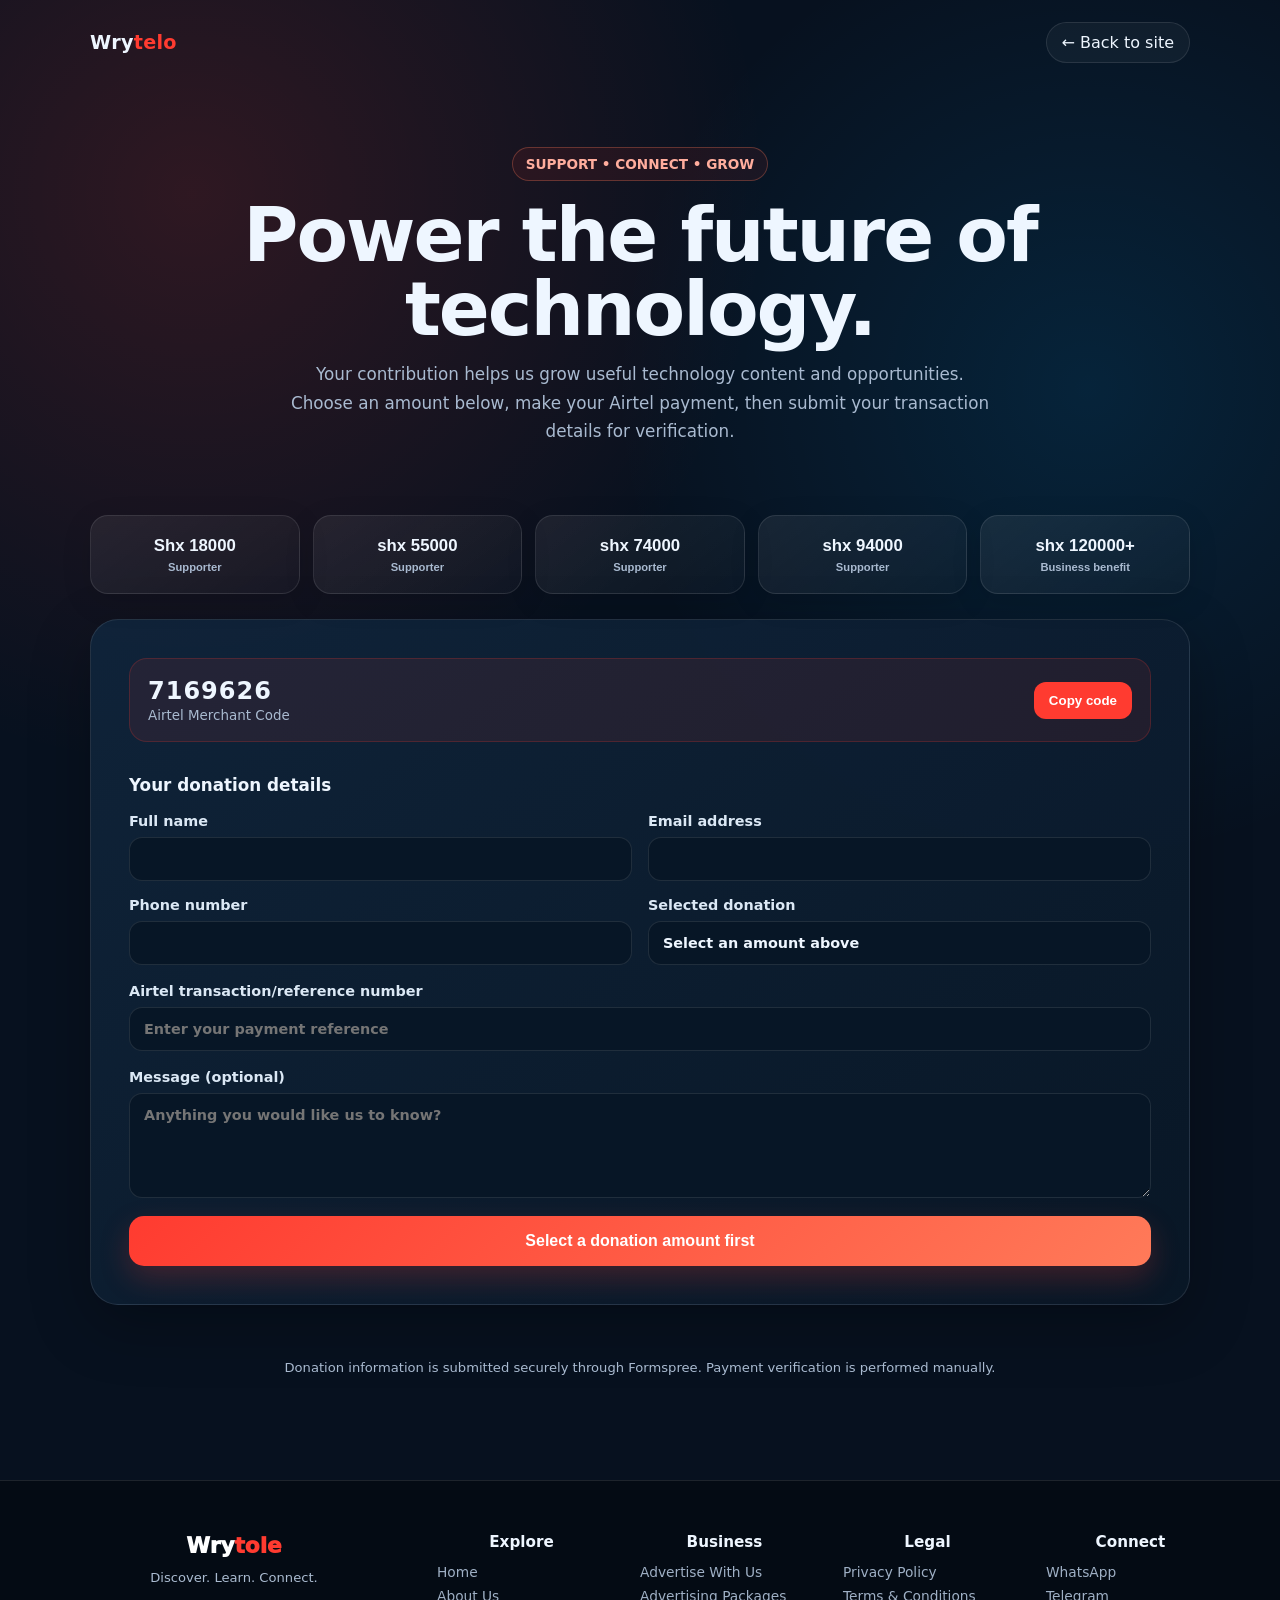
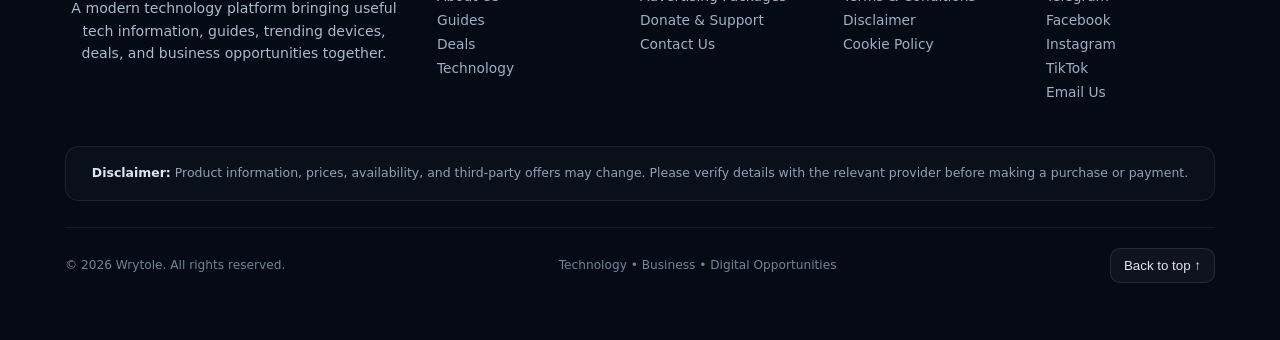
<file: donate.html>
<!DOCTYPE html>
<html lang="en">
<head>
  <meta charset="UTF-8">
  <meta name="viewport" content="width=device-width, initial-scale=1.0">
  <meta name="google-adsense-account" content="ca-pub-6920341232732247">
  <meta name="description" content="Support our technology platform through a secure Airtel donation. Businesses donating $30 or more can request free advertising.">
  <title>Donate | Technology Platform</title>
  <style>
    :root{
      --bg:#07111f; --panel:#0d1b2d; --panel2:#10243b; --text:#eef6ff;
      --muted:#a9bad0; --accent:#ff3b30; --accent2:#ff7a59; --line:rgba(255,255,255,.1);
      --success:#42d392; --shadow:0 20px 60px rgba(0,0,0,.28);
    }
    *{box-sizing:border-box}
    html{scroll-behavior:smooth}
    body{margin:0;font-family:Inter,system-ui,-apple-system,Segoe UI,sans-serif;background:
      radial-gradient(circle at 15% 10%,rgba(255,59,48,.16),transparent 28%),
      radial-gradient(circle at 85% 20%,rgba(0,170,255,.12),transparent 25%),var(--bg);color:var(--text)}
    .wrap{width:min(1100px,92%);margin:auto}
    header{padding:22px 0;position:relative}
    nav{display:flex;align-items:center;justify-content:space-between;gap:20px}
    .brand{font-size:1.2rem;font-weight:900;letter-spacing:.3px}
    .brand span{color:var(--accent)}
    .back{color:var(--text);text-decoration:none;border:1px solid var(--line);padding:10px 15px;border-radius:999px;background:rgba(255,255,255,.04)}
    .hero{text-align:center;padding:62px 0 34px;animation:rise .7s ease both}
    .pill{display:inline-flex;padding:8px 13px;border:1px solid rgba(255,122,89,.3);border-radius:999px;background:rgba(255,59,48,.08);color:#ffad9d;font-weight:700;font-size:.85rem}
    h1{font-size:clamp(2.2rem,7vw,4.7rem);line-height:.98;margin:18px 0 14px;letter-spacing:-2px}
    .hero p{max-width:700px;margin:auto;color:var(--muted);font-size:1.05rem;line-height:1.7}
    .amounts{display:grid;grid-template-columns:repeat(5,1fr);gap:13px;margin:35px 0 24px}
    .amount{border:1px solid var(--line);background:linear-gradient(145deg,rgba(255,255,255,.07),rgba(255,255,255,.025));
      color:var(--text);border-radius:18px;padding:20px 10px;font-size:1.05rem;font-weight:900;cursor:pointer;transition:.25s;box-shadow:0 8px 30px rgba(0,0,0,.12)}
    .amount:hover,.amount.active{transform:translateY(-5px);border-color:rgba(255,122,89,.75);background:linear-gradient(145deg,rgba(255,59,48,.22),rgba(255,255,255,.04))}
    .amount small{display:block;color:var(--muted);font-size:.7rem;margin-top:5px;font-weight:600}
    .card{background:linear-gradient(145deg,rgba(16,36,59,.94),rgba(9,23,39,.94));border:1px solid var(--line);border-radius:28px;padding:clamp(20px,4vw,38px);box-shadow:var(--shadow);margin:25px 0 55px}
    .payment{display:flex;align-items:center;justify-content:space-between;gap:20px;padding:18px;border-radius:18px;background:rgba(255,59,48,.09);border:1px solid rgba(255,59,48,.2);margin-bottom:28px}
    .merchant strong{font-size:1.5rem;letter-spacing:1px}.merchant span{display:block;color:var(--muted);font-size:.84rem;margin-top:3px}
    .copy{border:0;background:var(--accent);color:white;padding:11px 15px;border-radius:12px;font-weight:800;cursor:pointer}
    form{display:grid;gap:18px}
    .section-title{font-size:1.05rem;font-weight:900;margin:5px 0 0}
    .grid{display:grid;grid-template-columns:1fr 1fr;gap:16px}
    label{display:grid;gap:8px;color:#dbe8f5;font-weight:700;font-size:.9rem}
    input,textarea,select{width:100%;border:1px solid var(--line);background:#071626;color:var(--text);border-radius:13px;padding:13px 14px;outline:none;font:inherit;transition:.2s}
    input:focus,textarea:focus,select:focus{border-color:#ff806d;box-shadow:0 0 0 3px rgba(255,59,48,.1)}
    textarea{min-height:105px;resize:vertical}
    .business{display:none;border-top:1px solid var(--line);padding-top:22px;animation:fade .35s ease}
    .business.show{display:grid;gap:18px}
    .notice{color:var(--muted);font-size:.85rem;line-height:1.6}
    .submit{border:0;border-radius:15px;padding:16px;background:linear-gradient(135deg,var(--accent),var(--accent2));color:white;font-size:1rem;font-weight:900;cursor:pointer;box-shadow:0 12px 30px rgba(255,59,48,.22);transition:.2s}
    .submit:hover{transform:translateY(-2px)}
    .submit:disabled{opacity:.6;cursor:not-allowed;transform:none}
    .status{display:none;padding:15px;border-radius:14px;line-height:1.5}
    .status.success{display:block;background:rgba(66,211,146,.1);border:1px solid rgba(66,211,146,.3);color:#b9f3d8}
    .status.error{display:block;background:rgba(255,59,48,.1);border:1px solid rgba(255,59,48,.3);color:#ffc1b9}
    footer{text-align:center;color:var(--muted);font-size:.82rem;padding:0 0 35px}
    @keyframes rise{from{opacity:0;transform:translateY(20px)}to{opacity:1;transform:none}}
    @keyframes fade{from{opacity:0;transform:translateY(8px)}to{opacity:1;transform:none}}
    @media(max-width:760px){.amounts{grid-template-columns:repeat(2,1fr)}.grid{grid-template-columns:1fr}.payment{align-items:flex-start;flex-direction:column}.copy{width:100%}}
  </style>
</head>
<body>
<header>
  <div class="wrap">
    <nav>
      <div class="brand">Wry<span>telo</span></div>
      <a class="back" href="index.html">← Back to site</a>
    </nav>
  </div>
</header>

<main class="wrap">
  <section class="hero">
    <span class="pill">SUPPORT • CONNECT • GROW</span>
    <h1>Power the future of technology.</h1>
    <p>Your contribution helps us grow useful technology content and opportunities. Choose an amount below, make your Airtel payment, then submit your transaction details for verification.</p>
  </section>

  <section>
    <div class="amounts" aria-label="Donation amounts">
      <button class="amount" data-amount="18000">Shx 18000<small>Supporter</small></button>
      <button class="amount" data-amount="55000">shx 55000<small>Supporter</small></button>
      <button class="amount" data-amount="74000">shx 74000<small>Supporter</small></button>
      <button class="amount" data-amount="94000">shx 94000<small>Supporter</small></button>
      <button class="amount" data-amount="120000">shx 120000+<small>Business benefit</small></button>
    </div>
  </section>

  <section class="card" id="donation-card">
    <div class="payment">
      <div class="merchant">
        <strong>7169626</strong>
        <span>Airtel Merchant Code</span>
      </div>
      <button class="copy" type="button" id="copyBtn">Copy code</button>
    </div>

    <form id="donationForm" action="https://formspree.io/f/mjybdrle" method="POST">
      <input type="hidden" name="donation_amount" id="donationAmount">
      <input type="hidden" name="_subject" id="emailSubject" value="New donation submission">

      <div class="section-title">Your donation details</div>
      <div class="grid">
        <label>Full name
          <input name="full_name" autocomplete="name" required>
        </label>
        <label>Email address
          <input type="email" name="email" autocomplete="email" required>
        </label>
        <label>Phone number
          <input type="tel" name="phone" autocomplete="tel" required>
        </label>
        <label>Selected donation
          <input id="amountDisplay" value="Select an amount above" readonly required>
        </label>
      </div>

      <label>Airtel transaction/reference number
        <input name="transaction_reference" required placeholder="Enter your payment reference">
      </label>

      <label>Message (optional)
        <textarea name="message" placeholder="Anything you would like us to know?"></textarea>
      </label>

      <div class="business" id="businessSection">
        <div>
          <div class="section-title">🎁 Free business advertising — shx 120000+</div>
          <p class="notice">If you donate shx 120000 or more and have a business, provide your business information below. Your payment must be verified before the free advertising is approved or published.</p>
        </div>

        <div class="grid">
          <label>Business name
            <input name="business_name">
          </label>
          <label>Business category
            <input name="business_category" placeholder="e.g. Electronics">
          </label>
          <label>Business phone / WhatsApp
            <input name="business_phone">
          </label>
          <label>Business email
            <input type="email" name="business_email">
          </label>
          <label>Business location
            <input name="business_location" placeholder="Town / City">
          </label>
          <label>Website
            <input type="url" name="business_website" placeholder="https://">
          </label>
        </div>

        <label>Business description
          <textarea name="business_description" placeholder="Tell visitors what your business offers"></textarea>
        </label>

        <label>Products or services
          <textarea name="products_services" placeholder="List your main products or services"></textarea>
        </label>

        <div class="grid">
          <label>Facebook / Instagram
            <input name="social_links">
          </label>
          <label>Preferred advertising text
            <input name="advertising_text" placeholder="Short text you want displayed">
          </label>
        </div>

        <label>Special offer or promotion
          <textarea name="special_offer" placeholder="Optional"></textarea>
        </label>

        <p class="notice">Business logos/images are not uploaded by this form. If you need to provide an image, include a publicly accessible image link in your message or send it separately after your payment is verified.</p>
      </div>

      <div id="status" class="status" role="status" aria-live="polite"></div>
      <button class="submit" id="submitBtn" type="submit">Select a donation amount first</button>
    </form>
  </section>
</main>

<footer>
  Donation information is submitted securely through Formspree. Payment verification is performed manually.
</footer>

<script>
  const buttons = document.querySelectorAll('.amount');
  const amountInput = document.getElementById('donationAmount');
  const amountDisplay = document.getElementById('amountDisplay');
  const businessSection = document.getElementById('businessSection');
  const submitBtn = document.getElementById('submitBtn');
  const form = document.getElementById('donationForm');
  const statusBox = document.getElementById('status');
  const subject = document.getElementById('emailSubject');

  function chooseAmount(value) {
    buttons.forEach(btn => btn.classList.toggle('active', btn.dataset.amount === value));
    const label = value === '120000' ? 'shx 120000 or more' : 'shx' + value;
    amountInput.value = label;
    amountDisplay.value = label;
    const business = Number(value) >= 120000;
    businessSection.classList.toggle('show', business);
    submitBtn.textContent = business ? 'Submit donation & business details' : 'Submit donation details';
    subject.value = business ? 'New $30+ donation and business advertising submission' : 'New donation submission - ' + label;
    document.getElementById('donation-card').scrollIntoView({behavior:'smooth', block:'start'});
  }

  buttons.forEach(btn => btn.addEventListener('click', () => chooseAmount(btn.dataset.amount)));

  document.getElementById('copyBtn').addEventListener('click', async () => {
    try {
      await navigator.clipboard.writeText('7169626');
      document.getElementById('copyBtn').textContent = 'Copied ✓';
      setTimeout(() => document.getElementById('copyBtn').textContent = 'Copy code', 1800);
    } catch {
      document.getElementById('copyBtn').textContent = '7169626';
    }
  });

  form.addEventListener('submit', async (event) => {
    event.preventDefault();

    if (!amountInput.value) {
      statusBox.className = 'status error';
      statusBox.textContent = 'Please select a donation amount first.';
      return;
    }

    const business = amountInput.value === 'shx 120000 or more';
    if (business) {
      const requiredBusiness = ['business_name','business_category','business_phone','business_location','business_description'];
      for (const name of requiredBusiness) {
        const field = form.elements[name];
        if (!field.value.trim()) {
          field.focus();
          statusBox.className = 'status error';
          statusBox.textContent = 'Please complete the required business information before submitting.';
          return;
        }
      }
    }

    submitBtn.disabled = true;
    submitBtn.textContent = 'Submitting…';
    statusBox.className = 'status';
    statusBox.textContent = '';

    try {
      const response = await fetch(form.action, {
        method: 'POST',
        body: new FormData(form),
        headers: { 'Accept': 'application/json' }
      });

      if (!response.ok) throw new Error('Submission failed');

      form.reset();
      buttons.forEach(btn => btn.classList.remove('active'));
      amountInput.value = '';
      amountDisplay.value = 'Select an amount above';
      businessSection.classList.remove('show');
      submitBtn.disabled = false;
      submitBtn.textContent = 'Select a donation amount first';

      statusBox.className = 'status success';
      statusBox.textContent = 'Thank you! Your submission has been received. We will verify the Airtel transaction before confirming the donation and, where applicable, the free business advertising.';
    } catch (error) {
      submitBtn.disabled = false;
      submitBtn.textContent = 'Submit donation details';
      statusBox.className = 'status error';
      statusBox.textContent = 'We could not submit the form right now. Please check your internet connection and try again.';
    }
  });
</script>
</body>
<footer class="site-footer">
  <div class="footer-wrap">
    <div class="footer-grid">
      <div class="footer-brand">
        <a href="index.html" class="footer-logo">Wry<span>tole</span></a>
        <p>Discover. Learn. Connect.</p>
        <p class="footer-description">
          A modern technology platform bringing useful tech information, guides,
          trending devices, deals, and business opportunities together.
        </p>
      </div>

      <div class="footer-column">
        <h3>Explore</h3>
        <a href="index.html">Home</a>
        <a href="about.html">About Us</a>
        <a href="guides.html">Guides</a>
        <a href="deals.html">Deals</a>
        <a href="technology.html">Technology</a>
      </div>

      <div class="footer-column">
        <h3>Business</h3>
        <a href="advertising.html">Advertise With Us</a>
        <a href="advertising.html">Advertising Packages</a>
        <a href="donate.html">Donate &amp; Support</a>
        <a href="contact.html">Contact Us</a>
      </div>

      <div class="footer-column">
        <h3>Legal</h3>
        <a href="privacy.html">Privacy Policy</a>
        <a href="terms.html">Terms &amp; Conditions</a>
        <a href="disclaimer.html">Disclaimer</a>
        <a href="cookies.html">Cookie Policy</a>
      </div>

      <div class="footer-column footer-connect">
        <h3>Connect</h3>
        <a href="#" aria-label="WhatsApp">WhatsApp</a>
        <a href="#" aria-label="Telegram">Telegram</a>
        <a href="#" aria-label="Facebook">Facebook</a>
        <a href="#" aria-label="Instagram">Instagram</a>
        <a href="#" aria-label="TikTok">TikTok</a>
        <a href="mailto:your-email@example.com">Email Us</a>
      </div>
    </div>

    <div class="footer-disclaimer">
      <strong>Disclaimer:</strong>
      Product information, prices, availability, and third-party offers may
      change. Please verify details with the relevant provider before making
      a purchase or payment.
    </div>

    <div class="footer-bottom">
      <p>© 2026 Wrytole. All rights reserved.</p>
      <p>Technology • Business • Digital Opportunities</p>
      <button type="button" class="back-to-top" onclick="window.scrollTo({top:0,behavior:'smooth'})">
        Back to top ↑
      </button>
    </div>
  </div>
</footer>

<style>
.site-footer{
  margin-top:70px;
  background:#040b14;
  border-top:1px solid rgba(255,255,255,.10);
  color:#eef6ff;
}
.footer-wrap{
  width:min(1150px,92%);
  margin:auto;
  padding:52px 0 22px;
}
.footer-grid{
  display:grid;
  grid-template-columns:2fr repeat(4,1fr);
  gap:34px;
}
.footer-logo{
  color:#fff;
  text-decoration:none;
  font-size:1.35rem;
  font-weight:950;
}
.footer-logo span{color:#ff3b30}
.footer-brand p{
  color:#aabbd0;
  line-height:1.6;
  margin:9px 0;
}
.footer-description{
  max-width:340px;
  font-size:.88rem;
}
.footer-column h3{
  margin:0 0 13px;
  font-size:.95rem;
}
.footer-column a{
  display:block;
  width:max-content;
  max-width:100%;
  color:#9fb0c5;
  text-decoration:none;
  font-size:.86rem;
  margin:8px 0;
  transition:.2s;
}
.footer-column a:hover{
  color:#fff;
  transform:translateX(3px);
}
.footer-disclaimer{
  margin-top:38px;
  padding:16px 18px;
  border:1px solid rgba(255,255,255,.08);
  border-radius:14px;
  background:rgba(255,255,255,.025);
  color:#8fa1b7;
  font-size:.78rem;
  line-height:1.65;
}
.footer-disclaimer strong{color:#dce7f3}
.footer-bottom{
  display:flex;
  align-items:center;
  justify-content:space-between;
  gap:15px;
  flex-wrap:wrap;
  border-top:1px solid rgba(255,255,255,.08);
  margin-top:26px;
  padding-top:20px;
  color:#71839a;
  font-size:.76rem;
}
.footer-bottom p{margin:0}
.back-to-top{
  border:1px solid rgba(255,255,255,.10);
  background:rgba(255,255,255,.04);
  color:#dce7f3;
  padding:9px 13px;
  border-radius:10px;
  cursor:pointer;
  transition:.2s;
}
.back-to-top:hover{
  background:rgba(255,255,255,.09);
  transform:translateY(-2px);
}
@media(max-width:900px){
  .footer-grid{grid-template-columns:2fr 1fr 1fr}
}
@media(max-width:600px){
  .footer-grid{grid-template-columns:1fr 1fr;gap:28px 20px}
  .footer-brand{grid-column:1/-1}
  .footer-bottom{align-items:flex-start;flex-direction:column}
}
</style>
</html>
</file>
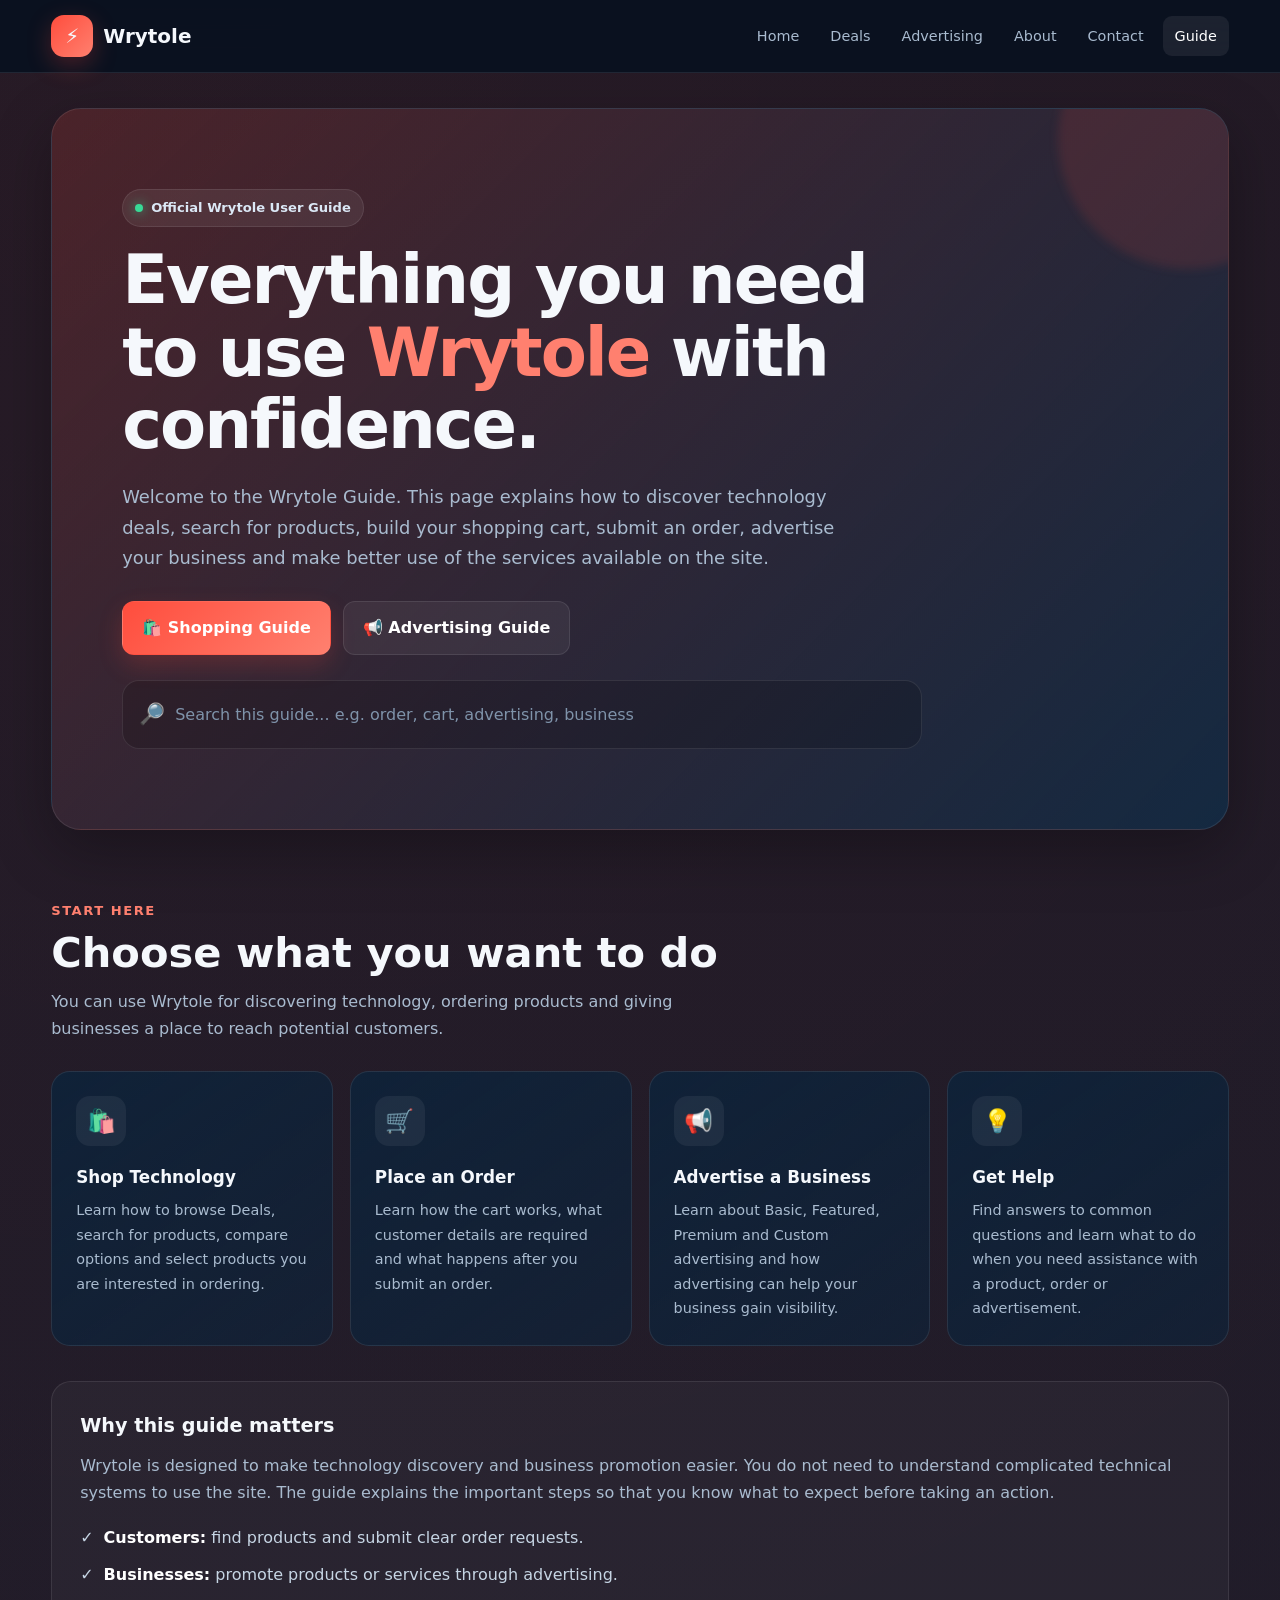
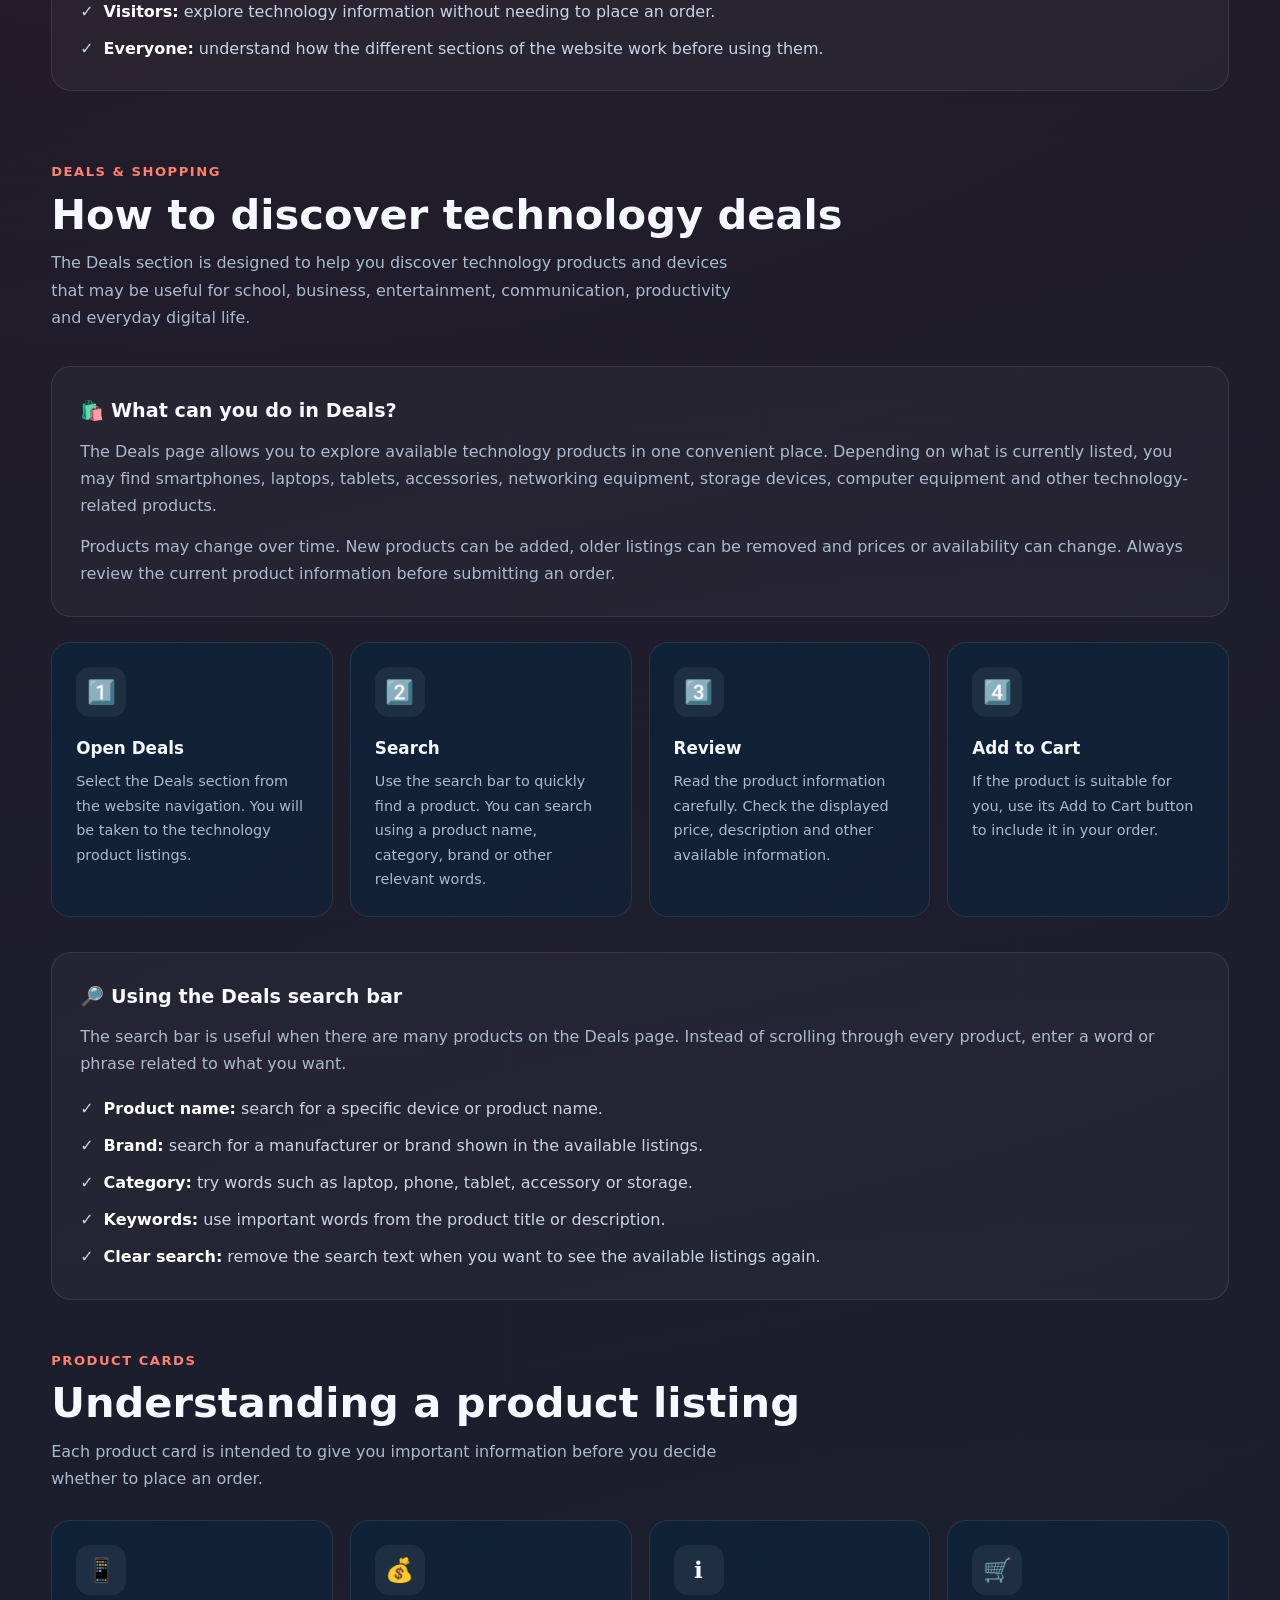
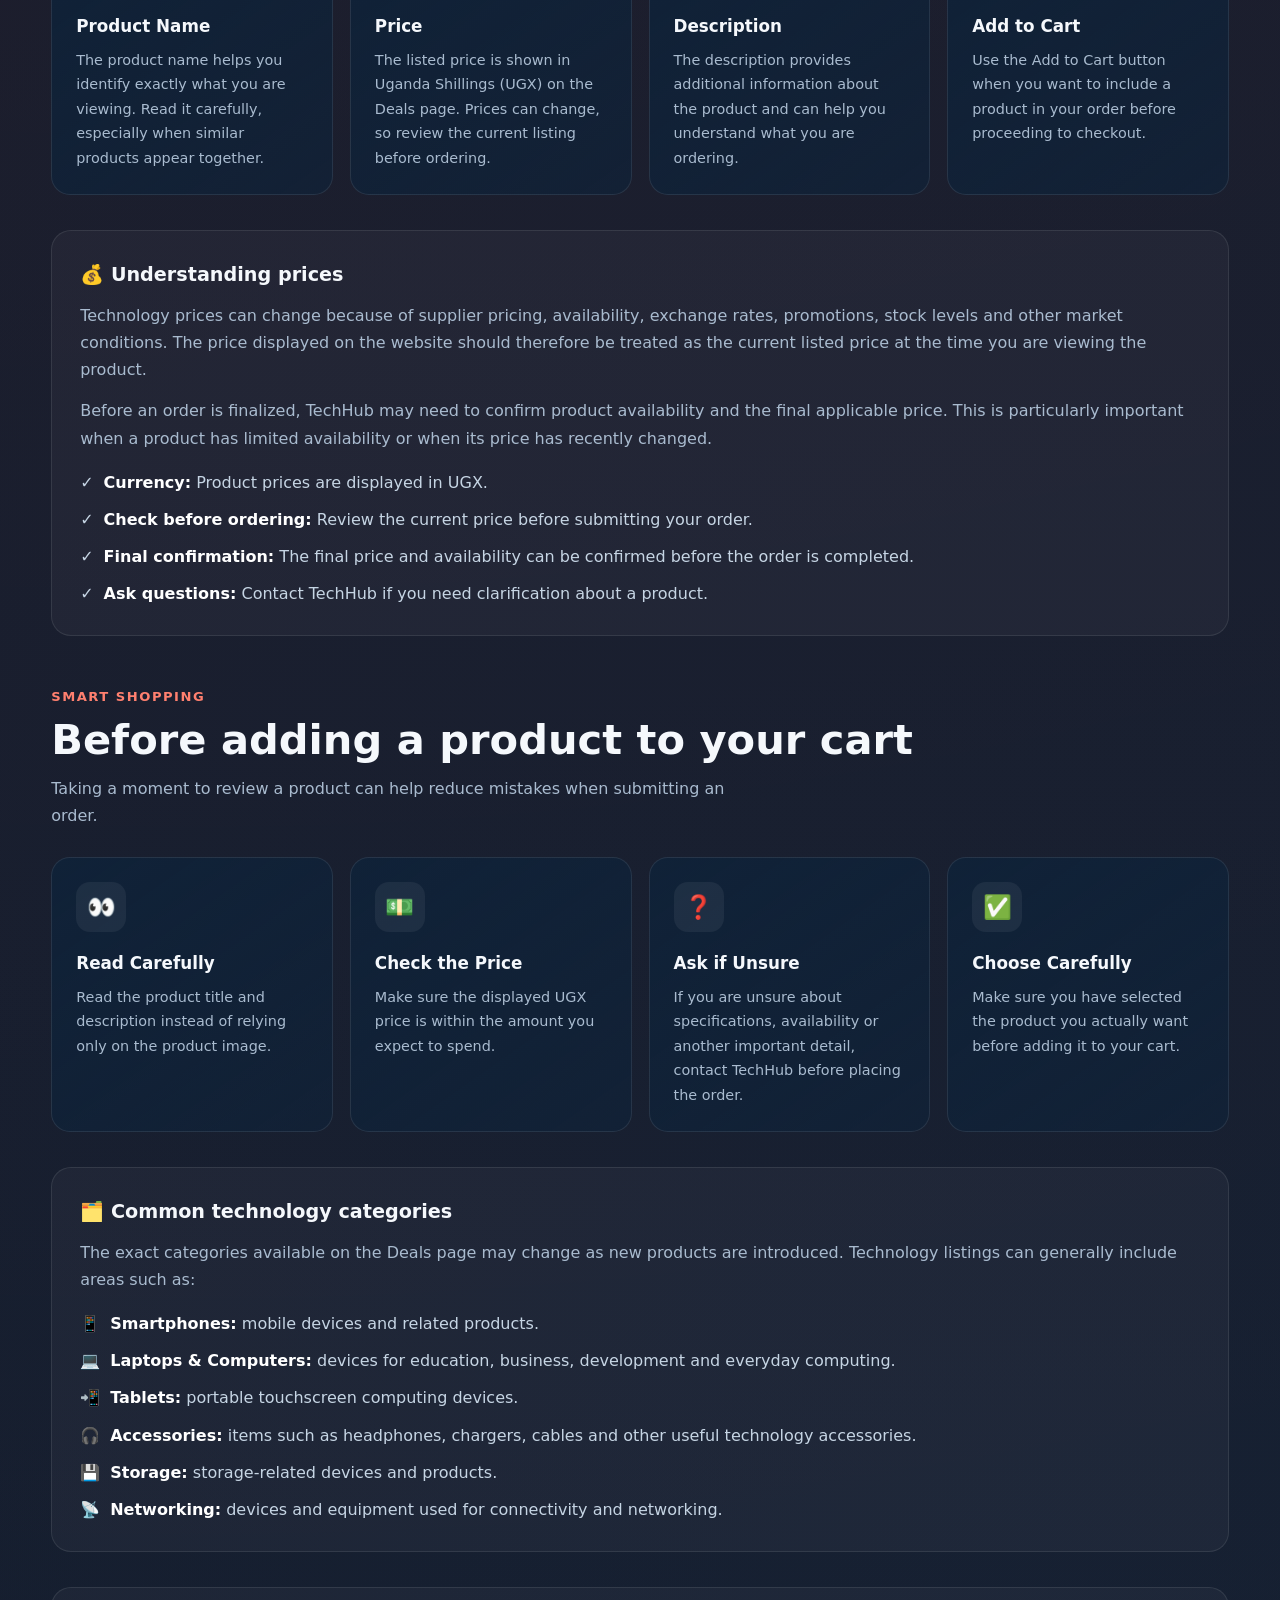
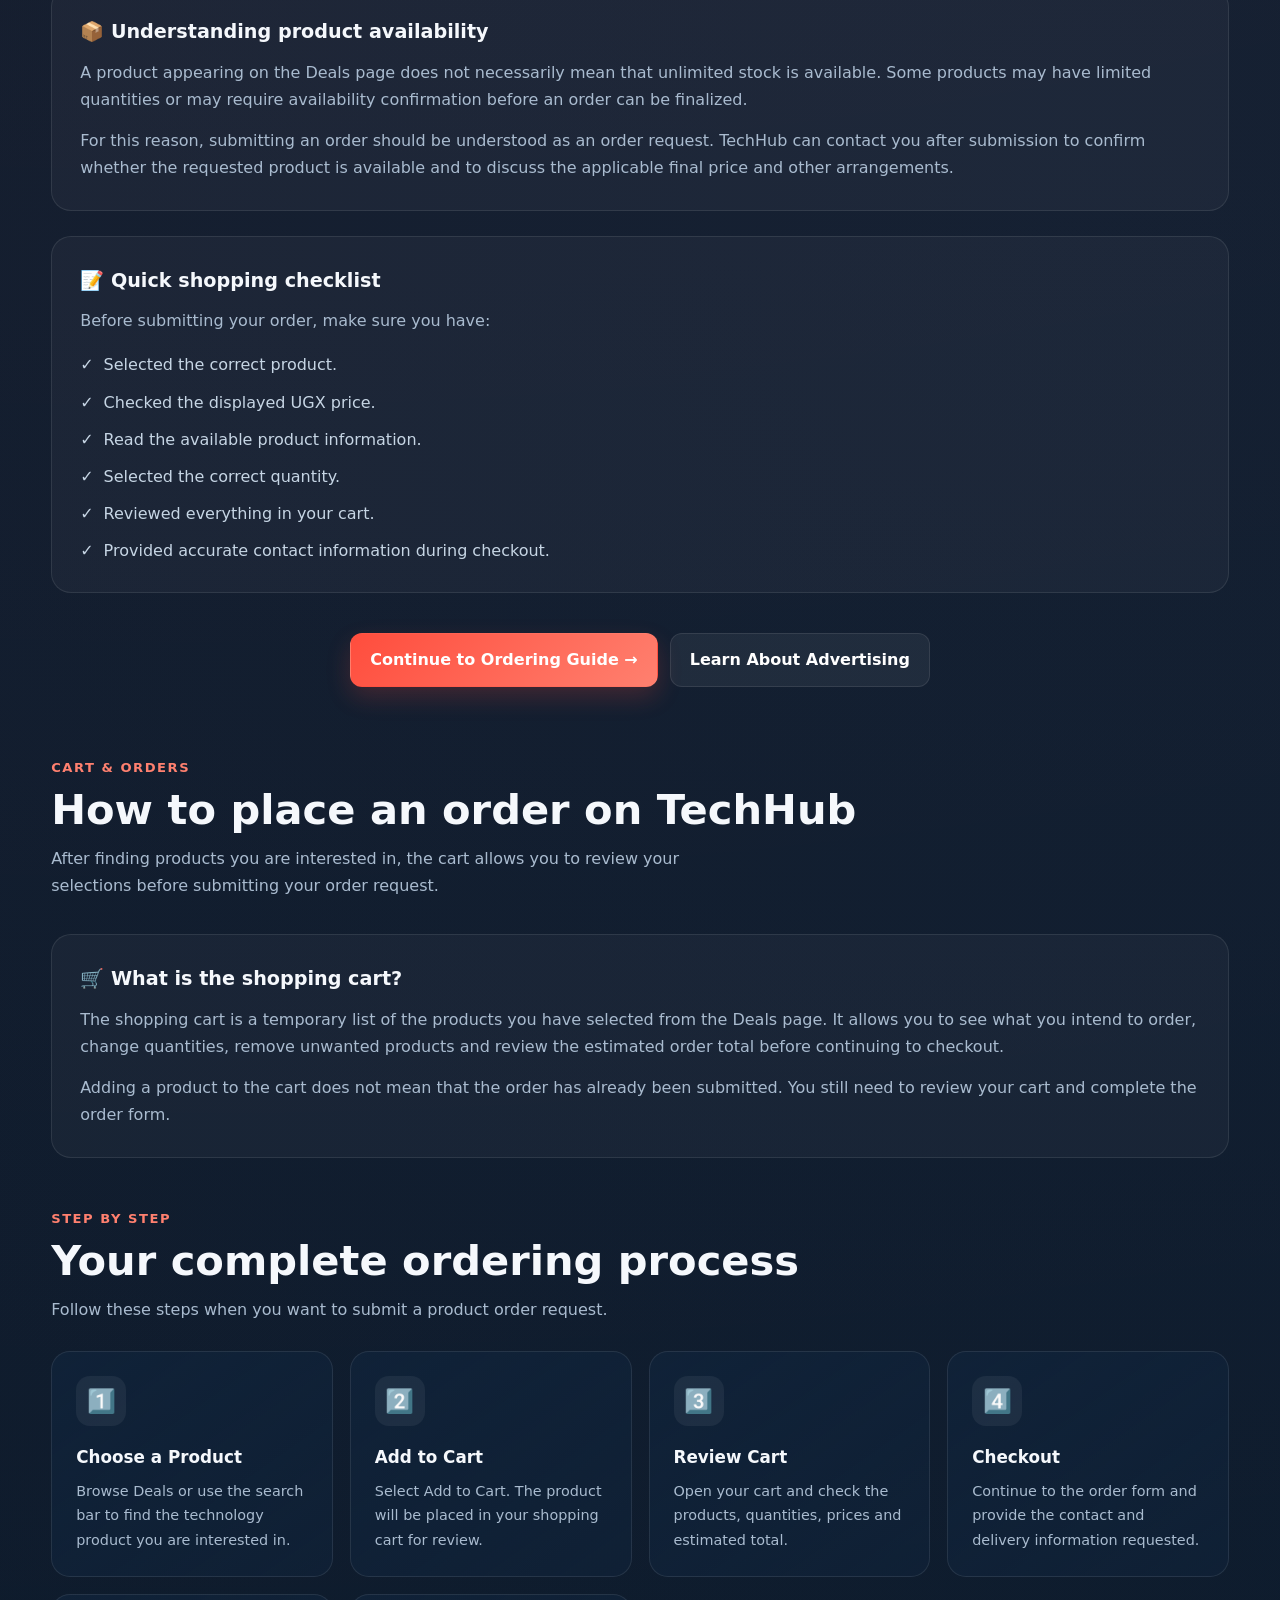
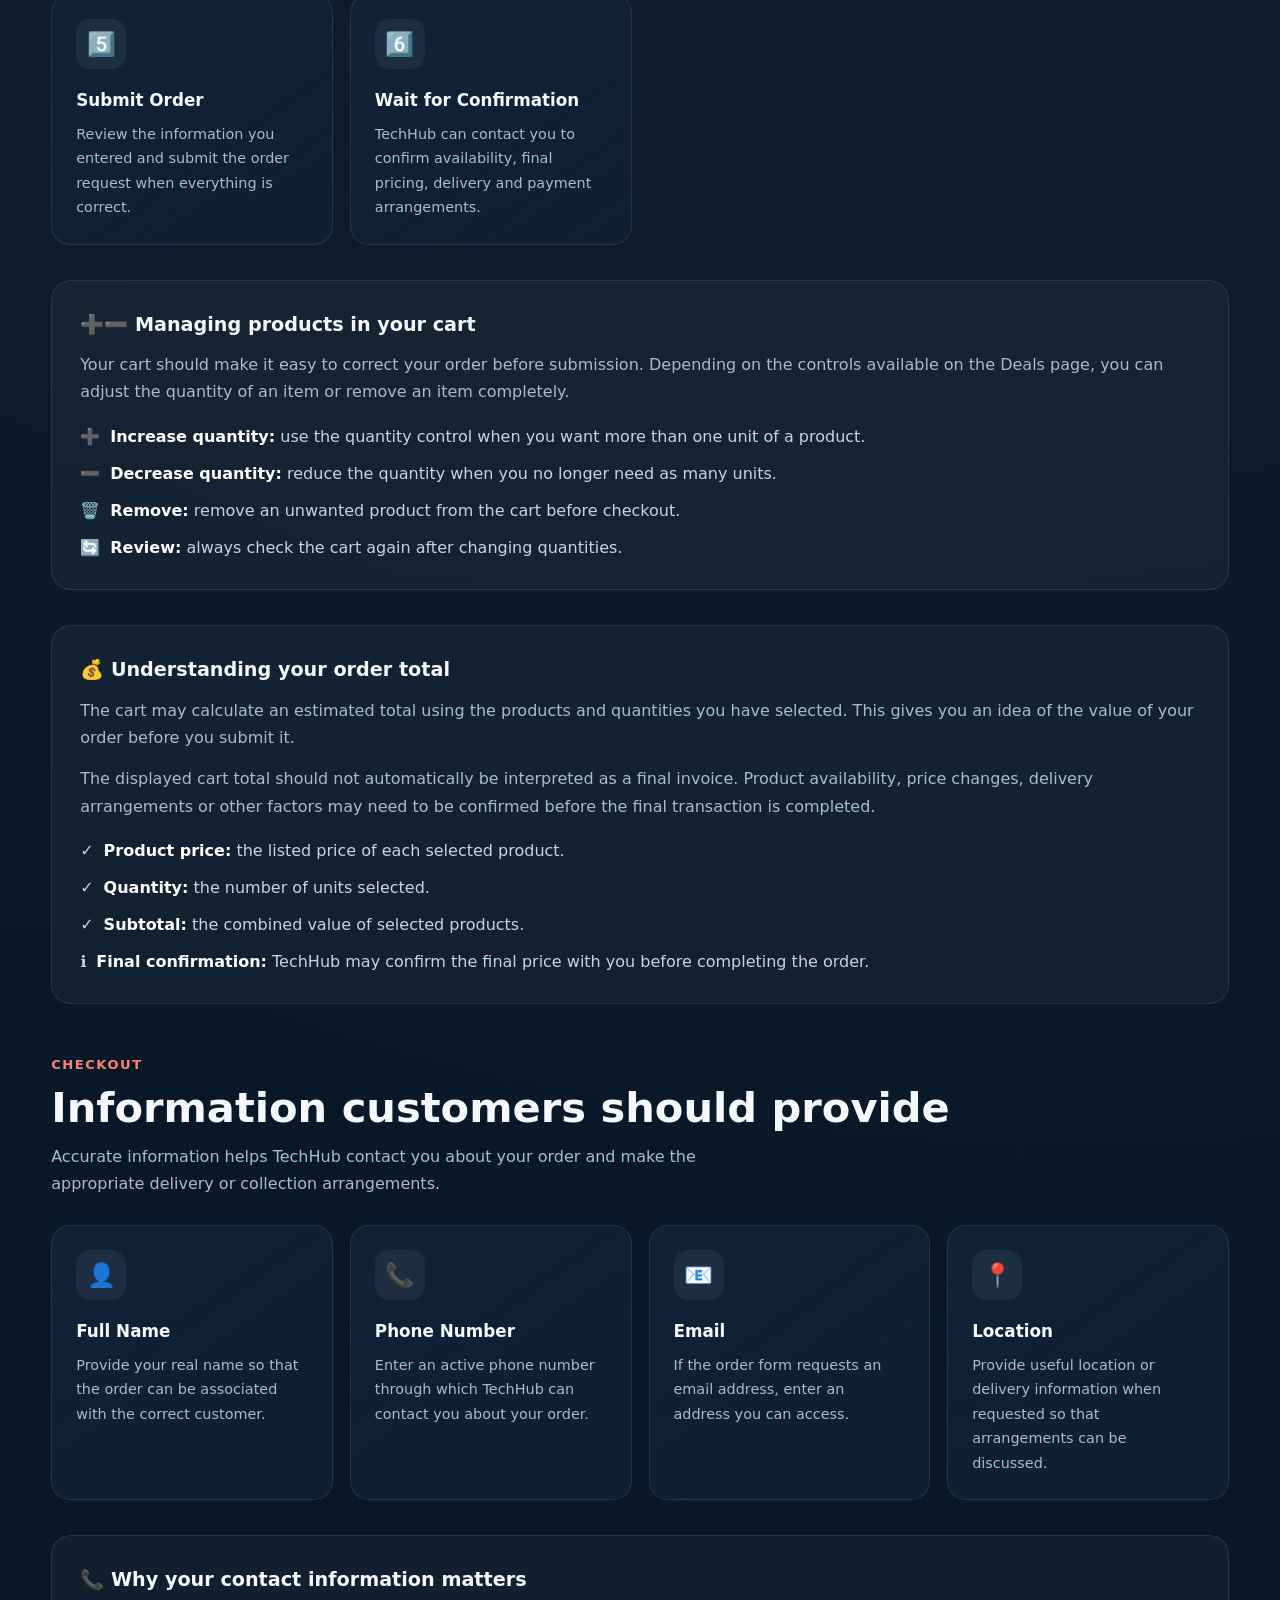
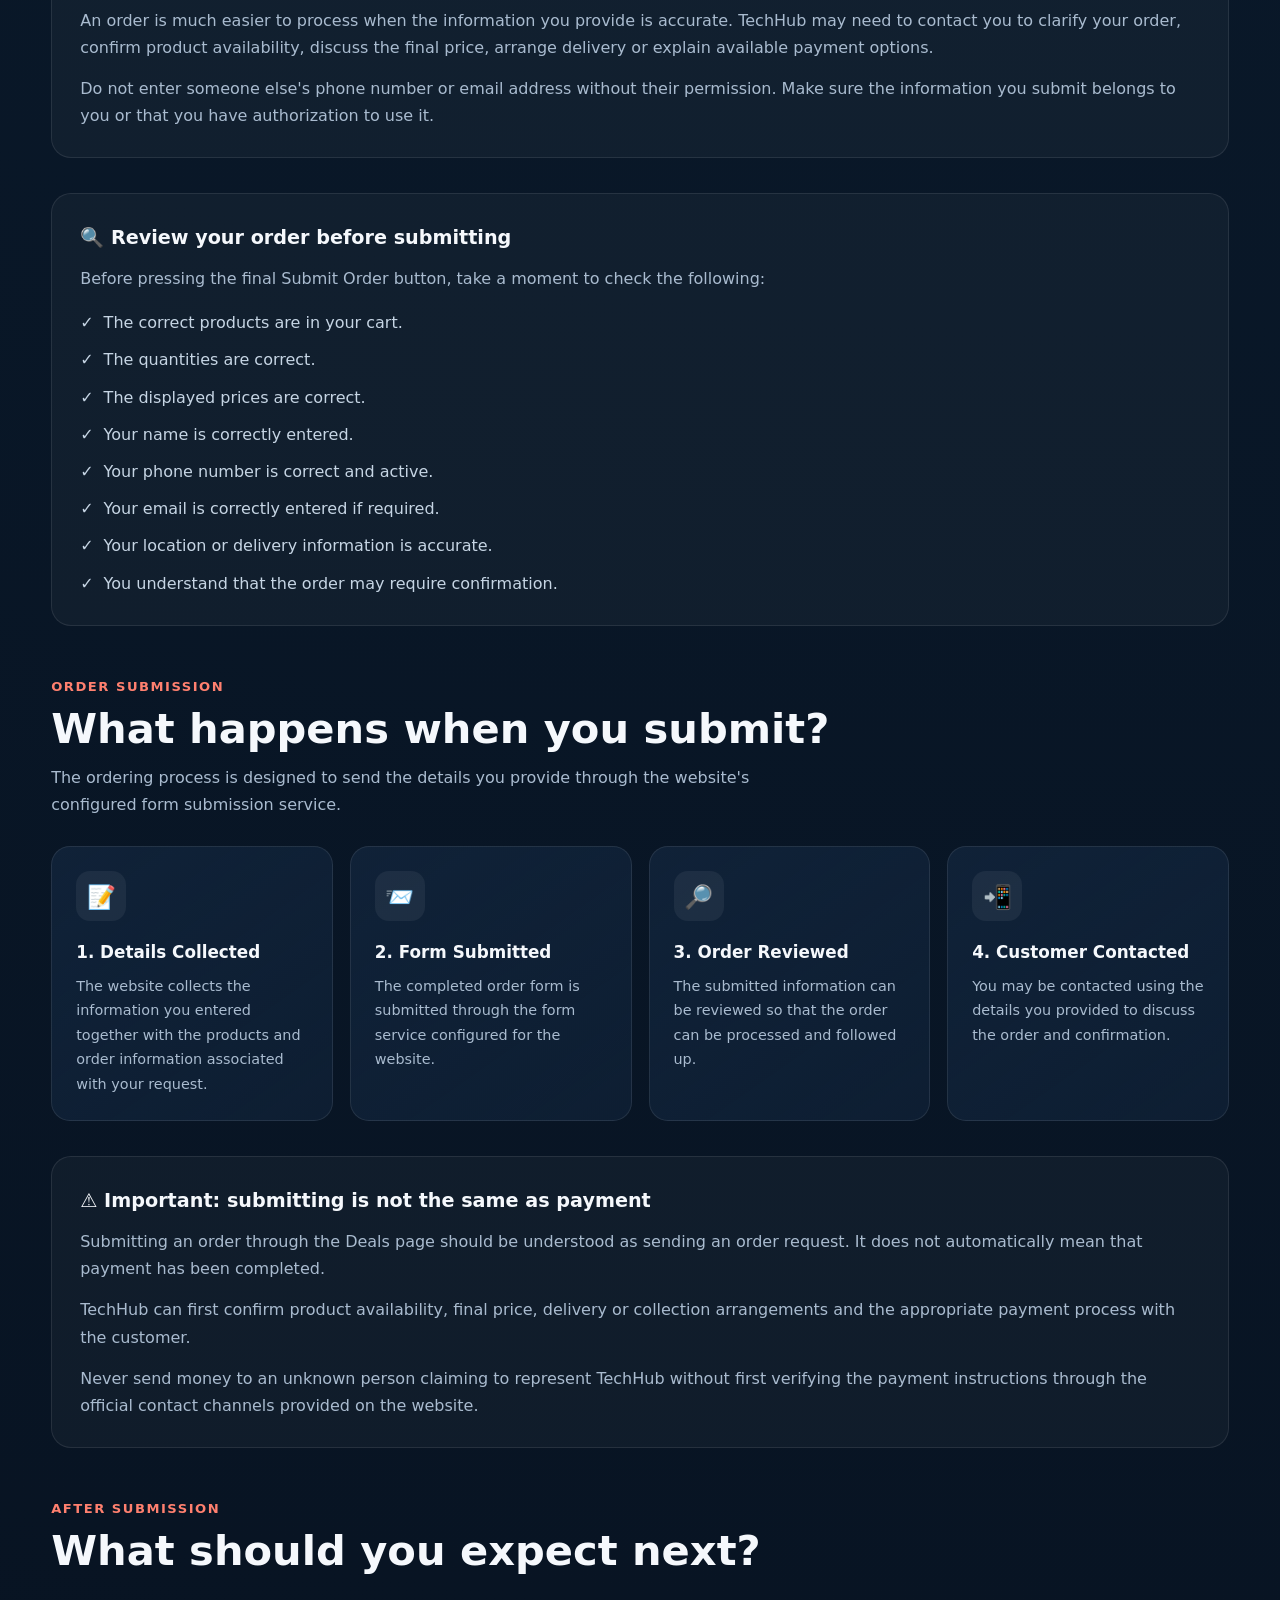
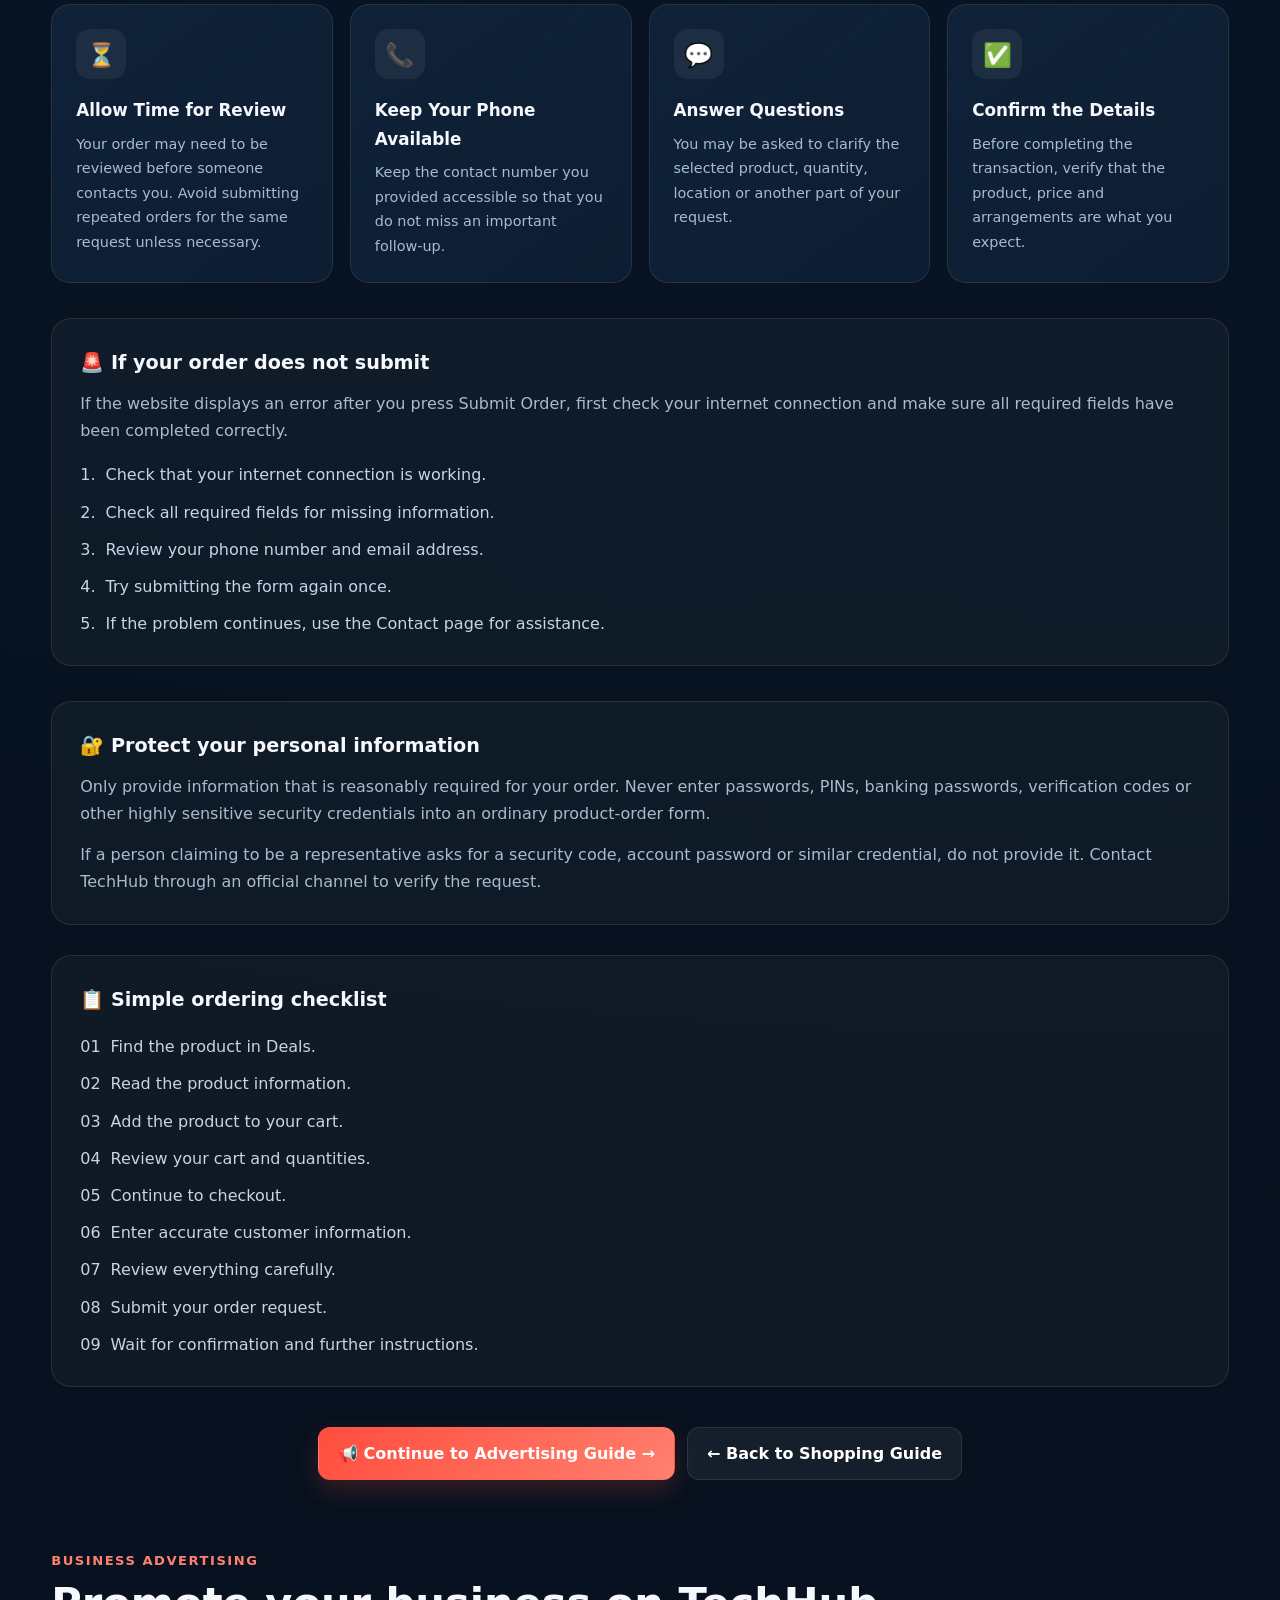
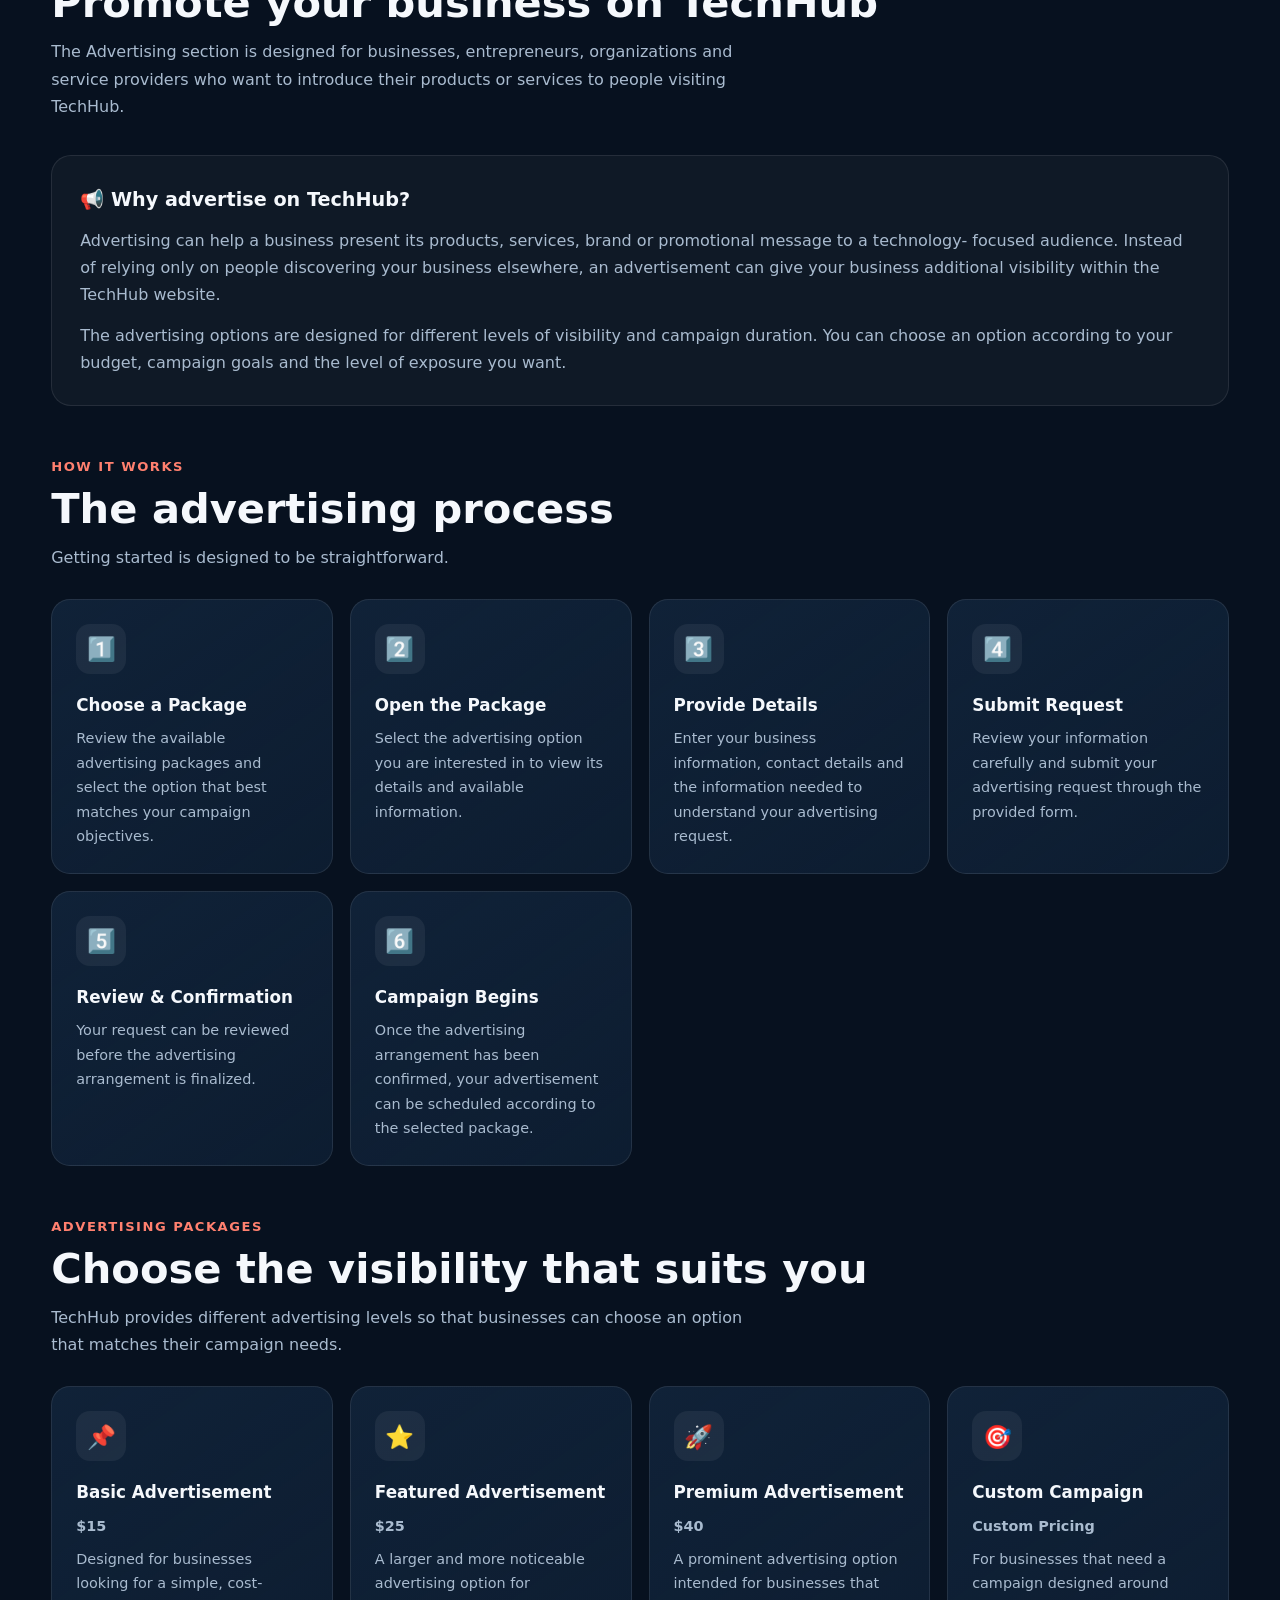
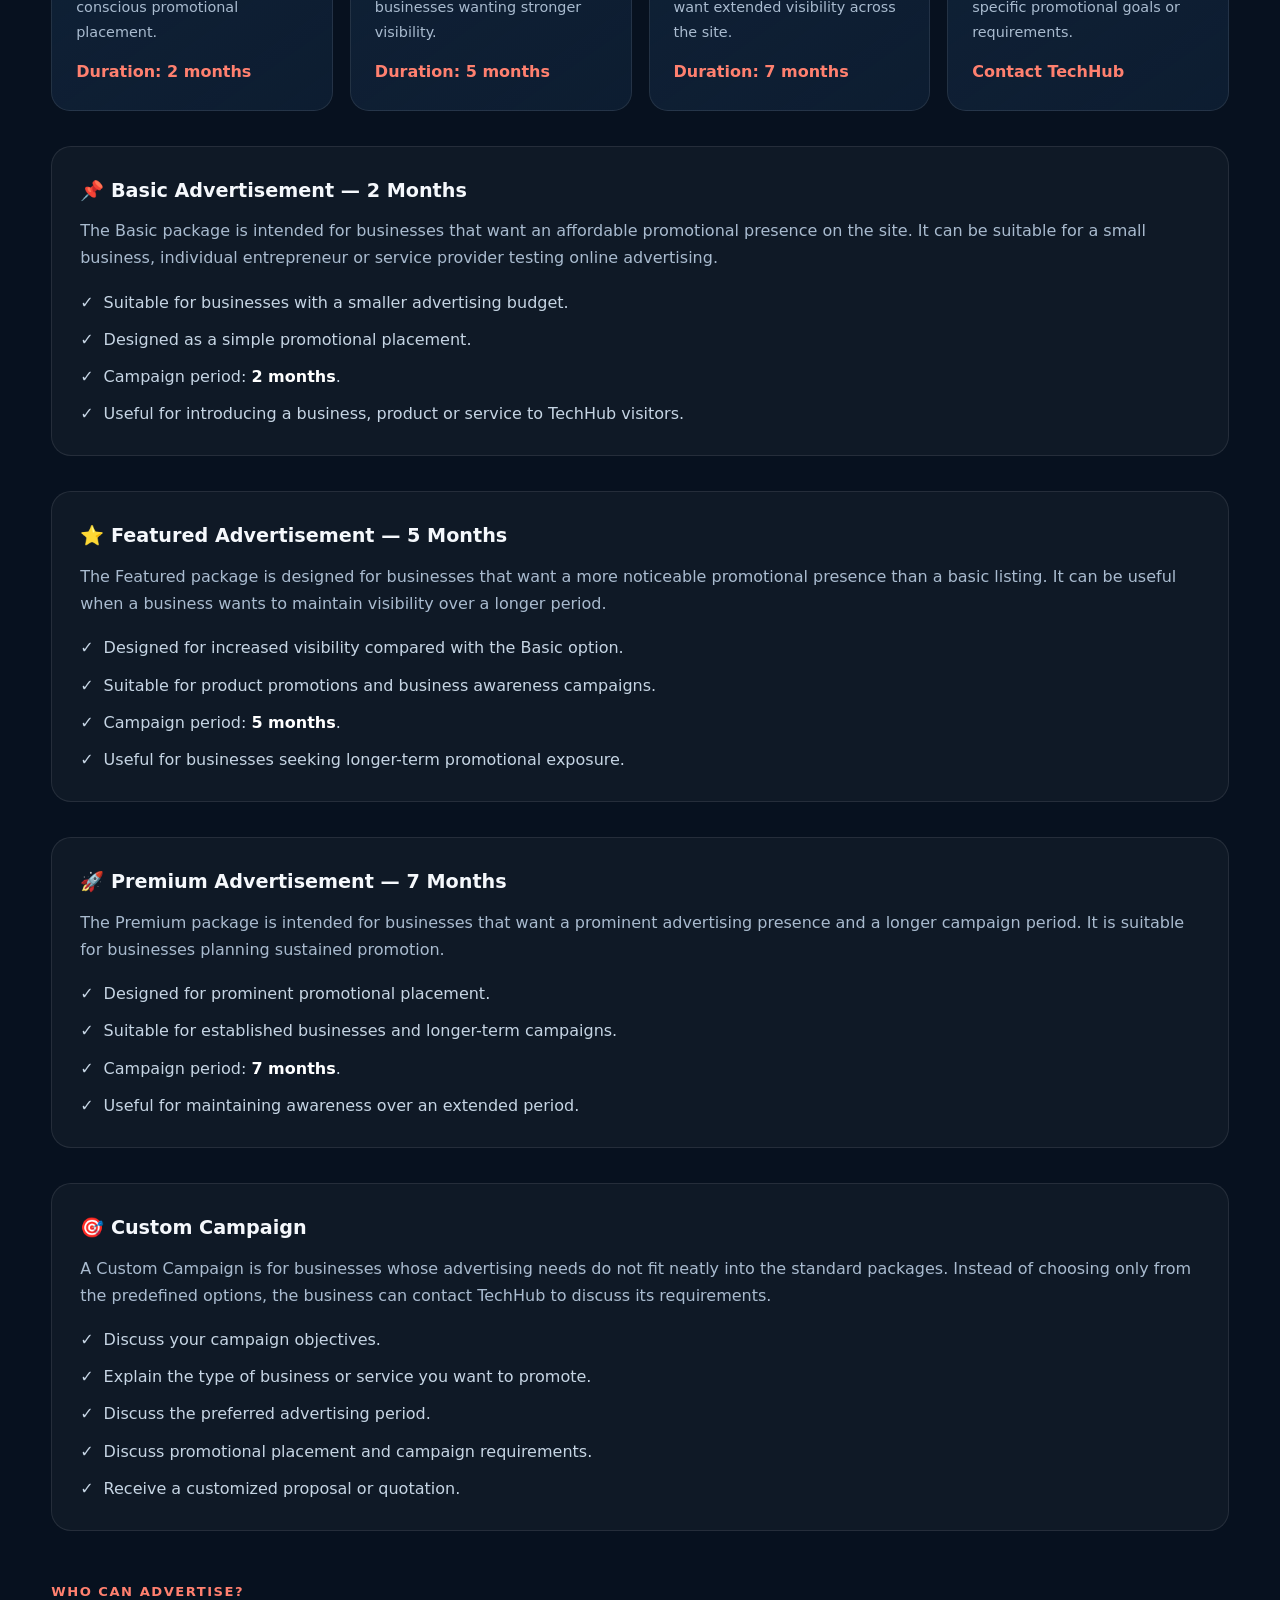
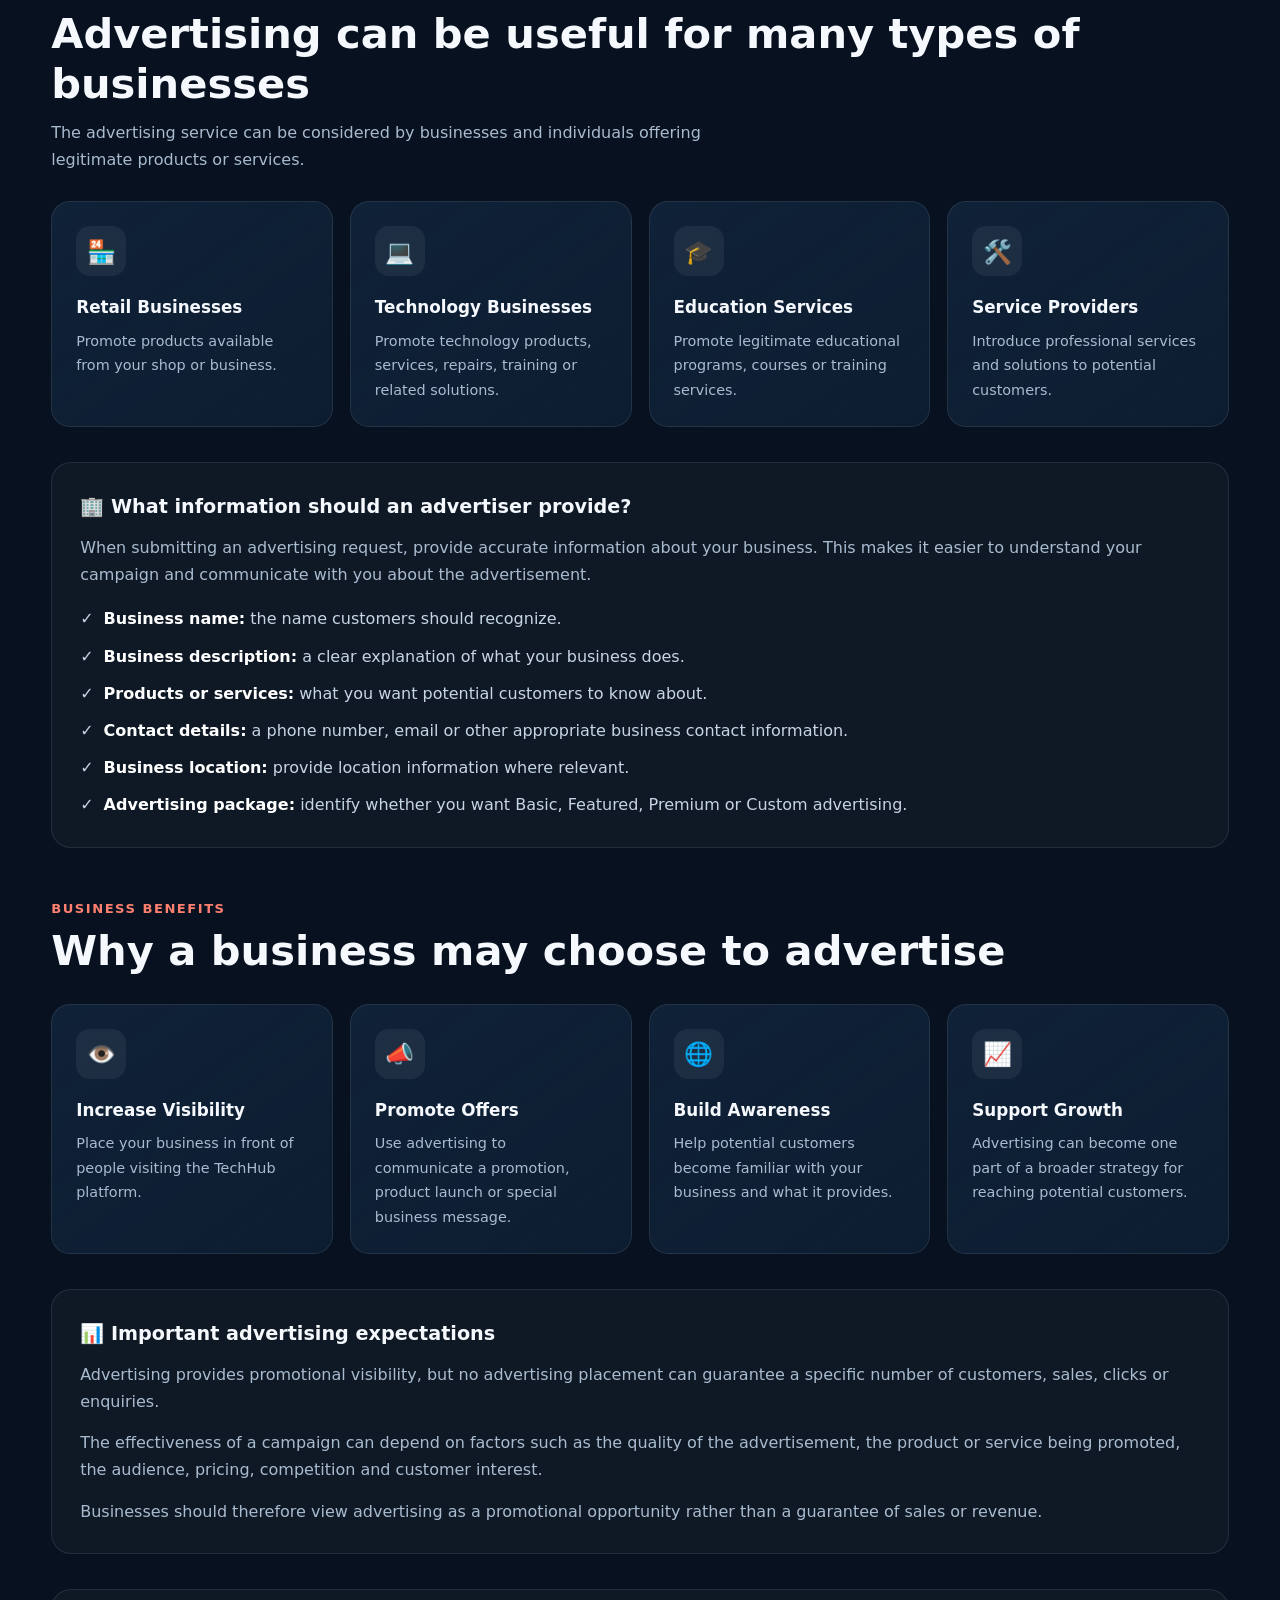
<file: guides.html>
<!DOCTYPE html>
<html lang="en">

<head>

<meta charset="UTF-8">

<meta
name="viewport"
content="width=device-width, initial-scale=1.0"
>
<meta name="google-adsense-account" content="ca-pub-6920341232732247">
<meta
name="description"
content="Wrytole user guide. Learn how to use Deals, place orders, advertise your business and get the most from our platform."
>

<meta
name="keywords"
content="Wrytole guide, technology deals, Uganda technology, advertising, online orders, business advertising"
>

<meta
name="author"
content="Wrytole"
>

<title>
Wrytole — User Guide & Help Center
</title>


<style>

/* =========================================
   WRYTOLE GUIDE
   PART 1 — FOUNDATION
========================================= */

*{
    margin:0;
    padding:0;
    box-sizing:border-box;
}


:root{

    --bg:#07111f;

    --bg2:#0b1828;

    --card:#102238;

    --card2:#132b44;

    --text:#f5f8fc;

    --muted:#a9bbcf;

    --accent:#ff4d3d;

    --accent2:#ff806f;

    --success:#38d996;

    --border:rgba(255,255,255,.09);

    --shadow:
    0 20px 60px rgba(0,0,0,.28);

}


html{
    scroll-behavior:smooth;
}


body{

    font-family:
    Inter,
    system-ui,
    -apple-system,
    BlinkMacSystemFont,
    "Segoe UI",
    sans-serif;

    background:

    radial-gradient(
        circle at 15% 0%,
        rgba(255,77,61,.13),
        transparent 30%
    ),

    radial-gradient(
        circle at 85% 20%,
        rgba(52,152,219,.10),
        transparent 30%
    ),

    var(--bg);

    color:var(--text);

    line-height:1.7;

    min-height:100vh;

}


a{
    color:inherit;
}


button,
input{
    font:inherit;
}


/* =========================================
   NAVIGATION
========================================= */

.navbar{

    position:sticky;

    top:0;

    z-index:1000;

    width:100%;

    background:
    rgba(7,17,31,.88);

    backdrop-filter:
    blur(16px);

    -webkit-backdrop-filter:
    blur(16px);

    border-bottom:
    1px solid var(--border);

}


.nav-container{

    width:min(1180px,92%);

    margin:auto;

    min-height:72px;

    display:flex;

    align-items:center;

    justify-content:space-between;

    gap:20px;

}


.logo{

    text-decoration:none;

    display:flex;

    align-items:center;

    gap:10px;

    font-size:1.25rem;

    font-weight:900;

}


.logo-icon{

    width:42px;

    height:42px;

    display:flex;

    align-items:center;

    justify-content:center;

    border-radius:13px;

    background:
    linear-gradient(
        135deg,
        var(--accent),
        var(--accent2)
    );

    box-shadow:
    0 8px 25px
    rgba(255,77,61,.25);

}


.nav-links{

    display:flex;

    align-items:center;

    gap:7px;

    flex-wrap:wrap;

}


.nav-links a{

    text-decoration:none;

    color:var(--muted);

    padding:8px 12px;

    border-radius:9px;

    font-size:.9rem;

    transition:.2s ease;

}


.nav-links a:hover,
.nav-links a.active{

    color:white;

    background:
    rgba(255,255,255,.07);

}


@media(max-width:760px){

    .nav-container{

        padding:10px 0;

        align-items:flex-start;

        flex-direction:column;

    }

    .nav-links{

        width:100%;

        overflow-x:auto;

        flex-wrap:nowrap;

        padding-bottom:5px;

    }

    .nav-links a{

        white-space:nowrap;

    }

}


/* =========================================
   MAIN
========================================= */

main{

    width:min(1180px,92%);

    margin:auto;

}


/* =========================================
   HERO
========================================= */

.hero{

    position:relative;

    overflow:hidden;

    margin-top:35px;

    padding:
    clamp(40px,7vw,80px)
    clamp(22px,6vw,70px);

    border-radius:30px;

    background:

    linear-gradient(
        135deg,
        rgba(255,77,61,.17),
        rgba(19,43,68,.90)
    );

    border:
    1px solid var(--border);

    box-shadow:var(--shadow);

}


.hero::before{

    content:"";

    position:absolute;

    width:260px;

    height:260px;

    right:-90px;

    top:-100px;

    border-radius:50%;

    background:
    rgba(255,77,61,.12);

    filter:blur(5px);

}


.hero-content{

    position:relative;

    z-index:2;

    max-width:800px;

}


.eyebrow{

    display:inline-flex;

    align-items:center;

    gap:8px;

    padding:7px 12px;

    margin-bottom:17px;

    border-radius:50px;

    background:
    rgba(255,255,255,.07);

    border:
    1px solid var(--border);

    color:#dbe8f6;

    font-size:.82rem;

    font-weight:800;

}


.eyebrow span{

    width:8px;

    height:8px;

    border-radius:50%;

    background:var(--success);

    box-shadow:
    0 0 12px
    rgba(56,217,150,.8);

}


.hero h1{

    font-size:
    clamp(2.1rem,6vw,4.2rem);

    line-height:1.08;

    letter-spacing:-2px;

    margin-bottom:20px;

}


.hero h1 strong{

    color:var(--accent2);

}


.hero p{

    max-width:730px;

    color:var(--muted);

    font-size:
    clamp(.98rem,2vw,1.12rem);

    margin-bottom:28px;

}


.hero-actions{

    display:flex;

    flex-wrap:wrap;

    gap:12px;

}


.btn{

    display:inline-flex;

    align-items:center;

    justify-content:center;

    gap:8px;

    min-height:48px;

    padding:12px 19px;

    border-radius:12px;

    text-decoration:none;

    font-weight:850;

    border:1px solid transparent;

    transition:
    transform .2s ease,
    box-shadow .2s ease,
    background .2s ease;

}


.btn:hover{

    transform:translateY(-3px);

}


.btn-primary{

    color:white;

    background:
    linear-gradient(
        135deg,
        var(--accent),
        var(--accent2)
    );

    box-shadow:
    0 10px 25px
    rgba(255,77,61,.2);

}


.btn-secondary{

    background:
    rgba(255,255,255,.06);

    border-color:var(--border);

    color:white;

}


/* =========================================
   SEARCH
========================================= */

.guide-search{

    margin-top:25px;

    padding:16px;

    border-radius:17px;

    background:
    rgba(0,0,0,.16);

    border:
    1px solid var(--border);

}


.search-box{

    display:flex;

    align-items:center;

    gap:10px;

}


.search-box span{

    font-size:1.3rem;

}


.search-box input{

    width:100%;

    border:0;

    outline:0;

    background:transparent;

    color:white;

    font-size:1rem;

}


.search-box input::placeholder{

    color:#7f93aa;

}


/* =========================================
   QUICK LINKS
========================================= */

.section{

    padding:70px 0 0;

}


.section-heading{

    margin-bottom:28px;

}


.section-heading .label{

    color:var(--accent2);

    font-size:.82rem;

    text-transform:uppercase;

    letter-spacing:1.5px;

    font-weight:900;

}


.section-heading h2{

    margin-top:6px;

    font-size:
    clamp(1.7rem,4vw,2.6rem);

    line-height:1.2;

}


.section-heading p{

    color:var(--muted);

    max-width:700px;

    margin-top:10px;

}


.quick-grid{

    display:grid;

    grid-template-columns:
    repeat(4,1fr);

    gap:17px;

}


.quick-card{

    position:relative;

    padding:24px;

    min-height:190px;

    border-radius:19px;

    background:
    linear-gradient(
        145deg,
        var(--card),
        rgba(16,34,56,.72)
    );

    border:
    1px solid var(--border);

    transition:
    transform .25s ease,
    border-color .25s ease,
    box-shadow .25s ease;

}


.quick-card:hover{

    transform:
    translateY(-6px);

    border-color:
    rgba(255,128,111,.3);

    box-shadow:
    0 18px 40px
    rgba(0,0,0,.2);

}


.quick-icon{

    width:50px;

    height:50px;

    display:flex;

    align-items:center;

    justify-content:center;

    border-radius:14px;

    background:
    rgba(255,255,255,.06);

    font-size:1.45rem;

    margin-bottom:17px;

}


.quick-card h3{

    font-size:1.05rem;

    margin-bottom:7px;

}


.quick-card p{

    color:var(--muted);

    font-size:.9rem;

}


@media(max-width:950px){

    .quick-grid{

        grid-template-columns:
        repeat(2,1fr);

    }

}


@media(max-width:540px){

    .quick-grid{

        grid-template-columns:1fr;

    }

}


/* =========================================
   GUIDE INTRO
========================================= */

.intro-box{

    margin-top:35px;

    padding:28px;

    border-radius:20px;

    background:
    rgba(255,255,255,.035);

    border:
    1px solid var(--border);

}


.intro-box h3{

    margin-bottom:10px;

    font-size:1.2rem;

}


.intro-box p{

    color:var(--muted);

}


.info-list{

    margin-top:17px;

    display:grid;

    gap:10px;

}


.info-list div{

    display:flex;

    align-items:flex-start;

    gap:10px;

    color:#c6d5e4;

}


.info-list strong{

    color:white;

}


/* =========================================
   MOBILE SPACING
========================================= */

@media(max-width:600px){

    .hero{

        margin-top:20px;

        border-radius:22px;

    }

    .hero h1{

        letter-spacing:-1px;

    }

    .section{

        padding-top:50px;

    }

}

</style>

</head>


<body>


<!-- =========================================
     NAVIGATION
========================================= -->

<header class="navbar">

<div class="nav-container">

<a
href="index.html"
class="logo"
>

<span class="logo-icon">
⚡
</span>

<span>
Wrytole
</span>

</a>


<nav class="nav-links">

<a href="index.html">
Home
</a>

<a href="deals.html">
Deals
</a>

<a href="advertising.html">
Advertising
</a>

<a href="about.html">
About
</a>

<a href="contact.html">
Contact
</a>

<a
href="guide.html"
class="active"
>
Guide
</a>

</nav>

</div>

</header>


<!-- =========================================
     MAIN CONTENT
========================================= -->

<main>


<!-- =========================================
     HERO
========================================= -->

<section class="hero">

<div class="hero-content">

<div class="eyebrow">

<span></span>

Official Wrytole User Guide

</div>


<h1>

Everything you need to
use <strong>Wrytole</strong>
with confidence.

</h1>


<p>

Welcome to the Wrytole Guide. This page explains
how to discover technology deals, search for products,
build your shopping cart, submit an order, advertise
your business and make better use of the services
available on the site.

</p>


<div class="hero-actions">

<a
href="#shopping-guide"
class="btn btn-primary"
>
🛍️ Shopping Guide
</a>


<a
href="#advertising-guide"
class="btn btn-secondary"
>
📢 Advertising Guide
</a>

</div>


<div class="guide-search">

<div class="search-box">

<span>
🔎
</span>

<input
type="search"
id="guideSearch"
placeholder="Search this guide... e.g. order, cart, advertising, business"
autocomplete="off"
>

</div>

</div>

</div>

</section>


<!-- =========================================
     QUICK GUIDE
========================================= -->

<section class="section">

<div class="section-heading">

<div class="label">
Start Here
</div>

<h2>
Choose what you want to do
</h2>

<p>
You can use Wrytole for discovering technology,
ordering products and giving businesses a place
to reach potential customers.
</p>

</div>


<div class="quick-grid">


<a
href="#shopping-guide"
class="quick-card"
style="text-decoration:none;"
>

<div class="quick-icon">
🛍️
</div>

<h3>
Shop Technology
</h3>

<p>
Learn how to browse Deals, search for products,
compare options and select products you are
interested in ordering.
</p>

</a>


<a
href="#ordering-guide"
class="quick-card"
style="text-decoration:none;"
>

<div class="quick-icon">
🛒
</div>

<h3>
Place an Order
</h3>

<p>
Learn how the cart works, what customer details
are required and what happens after you submit
an order.
</p>

</a>


<a
href="#advertising-guide"
class="quick-card"
style="text-decoration:none;"
>

<div class="quick-icon">
📢
</div>

<h3>
Advertise a Business
</h3>

<p>
Learn about Basic, Featured, Premium and Custom
advertising and how advertising can help your
business gain visibility.
</p>

</a>


<a
href="#help-section"
class="quick-card"
style="text-decoration:none;"
>

<div class="quick-icon">
💡
</div>

<h3>
Get Help
</h3>

<p>
Find answers to common questions and learn what
to do when you need assistance with a product,
order or advertisement.
</p>

</a>


</div>


<div class="intro-box">

<h3>
Why this guide matters
</h3>

<p>

Wrytole is designed to make technology discovery
and business promotion easier. You do not need to
understand complicated technical systems to use
the site. The guide explains the important steps
so that you know what to expect before taking an
action.

</p>


<div class="info-list">

<div>
<span>✓</span>
<span>
<strong>Customers:</strong>
find products and submit clear order requests.
</span>
</div>


<div>
<span>✓</span>
<span>
<strong>Businesses:</strong>
promote products or services through advertising.
</span>
</div>


<div>
<span>✓</span>
<span>
<strong>Visitors:</strong>
explore technology information without needing
to place an order.
</span>
</div>


<div>
<span>✓</span>
<span>
<strong>Everyone:</strong>
understand how the different sections of the
website work before using them.
</span>
</div>

</div>

</div>

</section>
<!-- =========================================
     PART 2 — DEALS & SHOPPING GUIDE
========================================= -->

<section
    class="section"
    id="shopping-guide"
>

<div class="section-heading">

    <div class="label">
        Deals & Shopping
    </div>

    <h2>
        How to discover technology deals
    </h2>

    <p>
        The Deals section is designed to help you discover
        technology products and devices that may be useful
        for school, business, entertainment, communication,
        productivity and everyday digital life.
    </p>

</div>


<!-- =========================================
     SHOPPING INTRODUCTION
========================================= -->

<div class="intro-box">

    <h3>
        🛍️ What can you do in Deals?
    </h3>

    <p>
        The Deals page allows you to explore available
        technology products in one convenient place.
        Depending on what is currently listed, you may
        find smartphones, laptops, tablets, accessories,
        networking equipment, storage devices, computer
        equipment and other technology-related products.
    </p>

    <p style="margin-top:14px;">
        Products may change over time. New products can be
        added, older listings can be removed and prices or
        availability can change. Always review the current
        product information before submitting an order.
    </p>

</div>


<!-- =========================================
     STEP-BY-STEP SHOPPING
========================================= -->

<div
    class="quick-grid"
    style="margin-top:25px;"
>


<div class="quick-card">

    <div class="quick-icon">
        1️⃣
    </div>

    <h3>
        Open Deals
    </h3>

    <p>
        Select the Deals section from the website
        navigation. You will be taken to the technology
        product listings.
    </p>

</div>


<div class="quick-card">

    <div class="quick-icon">
        2️⃣
    </div>

    <h3>
        Search
    </h3>

    <p>
        Use the search bar to quickly find a product.
        You can search using a product name, category,
        brand or other relevant words.
    </p>

</div>


<div class="quick-card">

    <div class="quick-icon">
        3️⃣
    </div>

    <h3>
        Review
    </h3>

    <p>
        Read the product information carefully. Check
        the displayed price, description and other
        available information.
    </p>

</div>


<div class="quick-card">

    <div class="quick-icon">
        4️⃣
    </div>

    <h3>
        Add to Cart
    </h3>

    <p>
        If the product is suitable for you, use its
        Add to Cart button to include it in your order.
    </p>

</div>

</div>


<!-- =========================================
     SEARCH GUIDE
========================================= -->

<div
    class="intro-box"
    style="margin-top:35px;"
>

<h3>
    🔎 Using the Deals search bar
</h3>

<p>

The search bar is useful when there are many products
on the Deals page. Instead of scrolling through every
product, enter a word or phrase related to what you
want.

</p>


<div class="info-list">


<div>

<span>✓</span>

<span>
<strong>Product name:</strong>
search for a specific device or product name.
</span>

</div>


<div>

<span>✓</span>

<span>
<strong>Brand:</strong>
search for a manufacturer or brand shown in the
available listings.
</span>

</div>


<div>

<span>✓</span>

<span>
<strong>Category:</strong>
try words such as laptop, phone, tablet,
accessory or storage.
</span>

</div>


<div>

<span>✓</span>

<span>
<strong>Keywords:</strong>
use important words from the product title or
description.
</span>

</div>


<div>

<span>✓</span>

<span>
<strong>Clear search:</strong>
remove the search text when you want to see the
available listings again.
</span>

</div>


</div>

</div>


<!-- =========================================
     PRODUCT CARD GUIDE
========================================= -->

<section
    class="section"
    style="padding-top:50px;"
>

<div class="section-heading">

<div class="label">
Product Cards
</div>

<h2>
Understanding a product listing
</h2>

<p>
Each product card is intended to give you important
information before you decide whether to place an
order.
</p>

</div>


<div class="quick-grid">


<div class="quick-card">

<div class="quick-icon">
📱
</div>

<h3>
Product Name
</h3>

<p>
The product name helps you identify exactly what
you are viewing. Read it carefully, especially
when similar products appear together.
</p>

</div>


<div class="quick-card">

<div class="quick-icon">
💰
</div>

<h3>
Price
</h3>

<p>
The listed price is shown in Uganda Shillings (UGX)
on the Deals page. Prices can change, so review the
current listing before ordering.
</p>

</div>


<div class="quick-card">

<div class="quick-icon">
ℹ️
</div>

<h3>
Description
</h3>

<p>
The description provides additional information
about the product and can help you understand what
you are ordering.
</p>

</div>


<div class="quick-card">

<div class="quick-icon">
🛒
</div>

<h3>
Add to Cart
</h3>

<p>
Use the Add to Cart button when you want to include
a product in your order before proceeding to
checkout.
</p>

</div>


</div>

</section>


<!-- =========================================
     PRICE INFORMATION
========================================= -->

<div class="intro-box">

<h3>
💰 Understanding prices
</h3>

<p>

Technology prices can change because of supplier
pricing, availability, exchange rates, promotions,
stock levels and other market conditions. The price
displayed on the website should therefore be treated
as the current listed price at the time you are
viewing the product.

</p>

<p style="margin-top:14px;">

Before an order is finalized, TechHub may need to
confirm product availability and the final applicable
price. This is particularly important when a product
has limited availability or when its price has
recently changed.

</p>


<div class="info-list">


<div>

<span>✓</span>

<span>
<strong>Currency:</strong>
Product prices are displayed in UGX.
</span>

</div>


<div>

<span>✓</span>

<span>
<strong>Check before ordering:</strong>
Review the current price before submitting your
order.
</span>

</div>


<div>

<span>✓</span>

<span>
<strong>Final confirmation:</strong>
The final price and availability can be confirmed
before the order is completed.
</span>

</div>


<div>

<span>✓</span>

<span>
<strong>Ask questions:</strong>
Contact TechHub if you need clarification about
a product.
</span>

</div>


</div>

</div>


<!-- =========================================
     PRODUCT SELECTION TIPS
========================================= -->

<section
    class="section"
    style="padding-top:50px;"
>

<div class="section-heading">

<div class="label">
Smart Shopping
</div>

<h2>
Before adding a product to your cart
</h2>

<p>
Taking a moment to review a product can help reduce
mistakes when submitting an order.
</p>

</div>


<div class="quick-grid">


<div class="quick-card">

<div class="quick-icon">
👀
</div>

<h3>
Read Carefully
</h3>

<p>
Read the product title and description instead of
relying only on the product image.
</p>

</div>


<div class="quick-card">

<div class="quick-icon">
💵
</div>

<h3>
Check the Price
</h3>

<p>
Make sure the displayed UGX price is within the
amount you expect to spend.
</p>

</div>


<div class="quick-card">

<div class="quick-icon">
❓
</div>

<h3>
Ask if Unsure
</h3>

<p>
If you are unsure about specifications, availability
or another important detail, contact TechHub before
placing the order.
</p>

</div>


<div class="quick-card">

<div class="quick-icon">
✅
</div>

<h3>
Choose Carefully
</h3>

<p>
Make sure you have selected the product you actually
want before adding it to your cart.
</p>

</div>


</div>

</section>


<!-- =========================================
     CATEGORIES
========================================= -->

<div class="intro-box">

<h3>
🗂️ Common technology categories
</h3>

<p>

The exact categories available on the Deals page may
change as new products are introduced. Technology
listings can generally include areas such as:

</p>


<div class="info-list">


<div>
<span>📱</span>
<span>
<strong>Smartphones:</strong>
mobile devices and related products.
</span>
</div>


<div>
<span>💻</span>
<span>
<strong>Laptops & Computers:</strong>
devices for education, business, development
and everyday computing.
</span>
</div>


<div>
<span>📲</span>
<span>
<strong>Tablets:</strong>
portable touchscreen computing devices.
</span>
</div>


<div>
<span>🎧</span>
<span>
<strong>Accessories:</strong>
items such as headphones, chargers, cables
and other useful technology accessories.
</span>
</div>


<div>
<span>💾</span>
<span>
<strong>Storage:</strong>
storage-related devices and products.
</span>
</div>


<div>
<span>📡</span>
<span>
<strong>Networking:</strong>
devices and equipment used for connectivity
and networking.
</span>
</div>


</div>

</div>


<!-- =========================================
     AVAILABILITY
========================================= -->

<div class="intro-box">

<h3>
📦 Understanding product availability
</h3>

<p>

A product appearing on the Deals page does not
necessarily mean that unlimited stock is available.
Some products may have limited quantities or may
require availability confirmation before an order
can be finalized.

</p>

<p style="margin-top:14px;">

For this reason, submitting an order should be
understood as an order request. TechHub can contact
you after submission to confirm whether the requested
product is available and to discuss the applicable
final price and other arrangements.

</p>

</div>


<!-- =========================================
     SHOPPING CHECKLIST
========================================= -->

<div
    class="intro-box"
    style="margin-top:25px;"
>

<h3>
📝 Quick shopping checklist
</h3>

<p>
Before submitting your order, make sure you have:
</p>


<div class="info-list">


<div>
<span>✓</span>
<span>
Selected the correct product.
</span>
</div>


<div>
<span>✓</span>
<span>
Checked the displayed UGX price.
</span>
</div>


<div>
<span>✓</span>
<span>
Read the available product information.
</span>
</div>


<div>
<span>✓</span>
<span>
Selected the correct quantity.
</span>
</div>


<div>
<span>✓</span>
<span>
Reviewed everything in your cart.
</span>
</div>


<div>
<span>✓</span>
<span>
Provided accurate contact information during
checkout.
</span>
</div>


</div>

</div>


<!-- =========================================
     NAVIGATION TO NEXT GUIDE
========================================= -->

<div
    class="hero-actions"
    style="
        margin-top:40px;
        justify-content:center;
    "
>

<a
    href="#ordering-guide"
    class="btn btn-primary"
>

Continue to Ordering Guide →

</a>

<a
    href="#advertising-guide"
    class="btn btn-secondary"
>

Learn About Advertising

</a>

</div>

</section>
<!-- =========================================
     PART 3 — CART, CHECKOUT & ORDERING GUIDE
========================================= -->

<section
    class="section"
    id="ordering-guide"
>

<div class="section-heading">

    <div class="label">
        Cart & Orders
    </div>

    <h2>
        How to place an order on TechHub
    </h2>

    <p>
        After finding products you are interested in,
        the cart allows you to review your selections
        before submitting your order request.
    </p>

</div>


<!-- =========================================
     ORDERING INTRO
========================================= -->

<div class="intro-box">

<h3>
    🛒 What is the shopping cart?
</h3>

<p>

The shopping cart is a temporary list of the products
you have selected from the Deals page. It allows you
to see what you intend to order, change quantities,
remove unwanted products and review the estimated
order total before continuing to checkout.

</p>

<p style="margin-top:14px;">

Adding a product to the cart does not mean that the
order has already been submitted. You still need to
review your cart and complete the order form.

</p>

</div>


<!-- =========================================
     ORDER PROCESS
========================================= -->

<section
    class="section"
    style="padding-top:50px;"
>

<div class="section-heading">

<div class="label">
Step by Step
</div>

<h2>
Your complete ordering process
</h2>

<p>
Follow these steps when you want to submit a product
order request.
</p>

</div>


<div class="quick-grid">


<div class="quick-card">

<div class="quick-icon">
1️⃣
</div>

<h3>
Choose a Product
</h3>

<p>
Browse Deals or use the search bar to find the
technology product you are interested in.
</p>

</div>


<div class="quick-card">

<div class="quick-icon">
2️⃣
</div>

<h3>
Add to Cart
</h3>

<p>
Select Add to Cart. The product will be placed in
your shopping cart for review.
</p>

</div>


<div class="quick-card">

<div class="quick-icon">
3️⃣
</div>

<h3>
Review Cart
</h3>

<p>
Open your cart and check the products, quantities,
prices and estimated total.
</p>

</div>


<div class="quick-card">

<div class="quick-icon">
4️⃣
</div>

<h3>
Checkout
</h3>

<p>
Continue to the order form and provide the contact
and delivery information requested.
</p>

</div>


<div class="quick-card">

<div class="quick-icon">
5️⃣
</div>

<h3>
Submit Order
</h3>

<p>
Review the information you entered and submit the
order request when everything is correct.
</p>

</div>


<div class="quick-card">

<div class="quick-icon">
6️⃣
</div>

<h3>
Wait for Confirmation
</h3>

<p>
TechHub can contact you to confirm availability,
final pricing, delivery and payment arrangements.
</p>

</div>


</div>

</section>


<!-- =========================================
     CART CONTROLS
========================================= -->

<div class="intro-box">

<h3>
➕➖ Managing products in your cart
</h3>

<p>

Your cart should make it easy to correct your order
before submission. Depending on the controls available
on the Deals page, you can adjust the quantity of an
item or remove an item completely.

</p>


<div class="info-list">


<div>

<span>➕</span>

<span>
<strong>Increase quantity:</strong>
use the quantity control when you want more than
one unit of a product.
</span>

</div>


<div>

<span>➖</span>

<span>
<strong>Decrease quantity:</strong>
reduce the quantity when you no longer need as
many units.
</span>

</div>


<div>

<span>🗑️</span>

<span>
<strong>Remove:</strong>
remove an unwanted product from the cart before
checkout.
</span>

</div>


<div>

<span>🔄</span>

<span>
<strong>Review:</strong>
always check the cart again after changing
quantities.
</span>

</div>


</div>

</div>


<!-- =========================================
     ORDER TOTAL
========================================= -->

<div class="intro-box">

<h3>
💰 Understanding your order total
</h3>

<p>

The cart may calculate an estimated total using the
products and quantities you have selected. This gives
you an idea of the value of your order before you
submit it.

</p>

<p style="margin-top:14px;">

The displayed cart total should not automatically be
interpreted as a final invoice. Product availability,
price changes, delivery arrangements or other factors
may need to be confirmed before the final transaction
is completed.

</p>


<div class="info-list">


<div>

<span>✓</span>

<span>
<strong>Product price:</strong>
the listed price of each selected product.
</span>

</div>


<div>

<span>✓</span>

<span>
<strong>Quantity:</strong>
the number of units selected.
</span>

</div>


<div>

<span>✓</span>

<span>
<strong>Subtotal:</strong>
the combined value of selected products.
</span>

</div>


<div>

<span>ℹ️</span>

<span>
<strong>Final confirmation:</strong>
TechHub may confirm the final price with you
before completing the order.
</span>

</div>


</div>

</div>


<!-- =========================================
     CHECKOUT INFORMATION
========================================= -->

<section
    class="section"
    style="padding-top:50px;"
>

<div class="section-heading">

<div class="label">
Checkout
</div>

<h2>
Information customers should provide
</h2>

<p>
Accurate information helps TechHub contact you
about your order and make the appropriate delivery
or collection arrangements.
</p>

</div>


<div class="quick-grid">


<div class="quick-card">

<div class="quick-icon">
👤
</div>

<h3>
Full Name
</h3>

<p>
Provide your real name so that the order can be
associated with the correct customer.
</p>

</div>


<div class="quick-card">

<div class="quick-icon">
📞
</div>

<h3>
Phone Number
</h3>

<p>
Enter an active phone number through which TechHub
can contact you about your order.
</p>

</div>


<div class="quick-card">

<div class="quick-icon">
📧
</div>

<h3>
Email
</h3>

<p>
If the order form requests an email address, enter
an address you can access.
</p>

</div>


<div class="quick-card">

<div class="quick-icon">
📍
</div>

<h3>
Location
</h3>

<p>
Provide useful location or delivery information
when requested so that arrangements can be discussed.
</p>

</div>


</div>

</section>


<!-- =========================================
     CONTACT INFORMATION
========================================= -->

<div class="intro-box">

<h3>
📞 Why your contact information matters
</h3>

<p>

An order is much easier to process when the information
you provide is accurate. TechHub may need to contact
you to clarify your order, confirm product availability,
discuss the final price, arrange delivery or explain
available payment options.

</p>

<p style="margin-top:14px;">

Do not enter someone else's phone number or email
address without their permission. Make sure the
information you submit belongs to you or that you
have authorization to use it.

</p>

</div>


<!-- =========================================
     REVIEW BEFORE SUBMISSION
========================================= -->

<div class="intro-box">

<h3>
🔍 Review your order before submitting
</h3>

<p>
Before pressing the final Submit Order button,
take a moment to check the following:
</p>


<div class="info-list">


<div>
<span>✓</span>
<span>
The correct products are in your cart.
</span>
</div>


<div>
<span>✓</span>
<span>
The quantities are correct.
</span>
</div>


<div>
<span>✓</span>
<span>
The displayed prices are correct.
</span>
</div>


<div>
<span>✓</span>
<span>
Your name is correctly entered.
</span>
</div>


<div>
<span>✓</span>
<span>
Your phone number is correct and active.
</span>
</div>


<div>
<span>✓</span>
<span>
Your email is correctly entered if required.
</span>
</div>


<div>
<span>✓</span>
<span>
Your location or delivery information is accurate.
</span>
</div>


<div>
<span>✓</span>
<span>
You understand that the order may require
confirmation.
</span>
</div>


</div>

</div>


<!-- =========================================
     FORM SUBMISSION
========================================= -->

<section
    class="section"
    style="padding-top:50px;"
>

<div class="section-heading">

<div class="label">
Order Submission
</div>

<h2>
What happens when you submit?
</h2>

<p>
The ordering process is designed to send the details
you provide through the website's configured form
submission service.
</p>

</div>


<div class="quick-grid">


<div class="quick-card">

<div class="quick-icon">
📝
</div>

<h3>
1. Details Collected
</h3>

<p>
The website collects the information you entered
together with the products and order information
associated with your request.
</p>

</div>


<div class="quick-card">

<div class="quick-icon">
📨
</div>

<h3>
2. Form Submitted
</h3>

<p>
The completed order form is submitted through the
form service configured for the website.
</p>

</div>


<div class="quick-card">

<div class="quick-icon">
🔎
</div>

<h3>
3. Order Reviewed
</h3>

<p>
The submitted information can be reviewed so that
the order can be processed and followed up.
</p>

</div>


<div class="quick-card">

<div class="quick-icon">
📲
</div>

<h3>
4. Customer Contacted
</h3>

<p>
You may be contacted using the details you provided
to discuss the order and confirmation.
</p>

</div>


</div>

</section>


<!-- =========================================
     IMPORTANT ORDER NOTICE
========================================= -->

<div class="intro-box">

<h3>
⚠️ Important: submitting is not the same as payment
</h3>

<p>

Submitting an order through the Deals page should be
understood as sending an order request. It does not
automatically mean that payment has been completed.

</p>

<p style="margin-top:14px;">

TechHub can first confirm product availability,
final price, delivery or collection arrangements and
the appropriate payment process with the customer.

</p>

<p style="margin-top:14px;">

Never send money to an unknown person claiming to
represent TechHub without first verifying the
payment instructions through the official contact
channels provided on the website.

</p>

</div>


<!-- =========================================
     AFTER ORDER SUBMISSION
========================================= -->

<section
    class="section"
    style="padding-top:50px;"
>

<div class="section-heading">

<div class="label">
After Submission
</div>

<h2>
What should you expect next?
</h2>

</div>


<div class="quick-grid">


<div class="quick-card">

<div class="quick-icon">
⏳
</div>

<h3>
Allow Time for Review
</h3>

<p>
Your order may need to be reviewed before someone
contacts you. Avoid submitting repeated orders for
the same request unless necessary.
</p>

</div>


<div class="quick-card">

<div class="quick-icon">
📞
</div>

<h3>
Keep Your Phone Available
</h3>

<p>
Keep the contact number you provided accessible
so that you do not miss an important follow-up.
</p>

</div>


<div class="quick-card">

<div class="quick-icon">
💬
</div>

<h3>
Answer Questions
</h3>

<p>
You may be asked to clarify the selected product,
quantity, location or another part of your request.
</p>

</div>


<div class="quick-card">

<div class="quick-icon">
✅
</div>

<h3>
Confirm the Details
</h3>

<p>
Before completing the transaction, verify that the
product, price and arrangements are what you expect.
</p>

</div>


</div>

</section>


<!-- =========================================
     IF SUBMISSION FAILS
========================================= -->

<div class="intro-box">

<h3>
🚨 If your order does not submit
</h3>

<p>

If the website displays an error after you press
Submit Order, first check your internet connection
and make sure all required fields have been completed
correctly.

</p>


<div class="info-list">


<div>
<span>1.</span>
<span>
Check that your internet connection is working.
</span>
</div>


<div>
<span>2.</span>
<span>
Check all required fields for missing information.
</span>
</div>


<div>
<span>3.</span>
<span>
Review your phone number and email address.
</span>
</div>


<div>
<span>4.</span>
<span>
Try submitting the form again once.
</span>
</div>


<div>
<span>5.</span>
<span>
If the problem continues, use the Contact page
for assistance.
</span>
</div>


</div>

</div>


<!-- =========================================
     ORDER SAFETY
========================================= -->

<div class="intro-box">

<h3>
🔐 Protect your personal information
</h3>

<p>

Only provide information that is reasonably required
for your order. Never enter passwords, PINs, banking
passwords, verification codes or other highly
sensitive security credentials into an ordinary
product-order form.

</p>

<p style="margin-top:14px;">

If a person claiming to be a representative asks
for a security code, account password or similar
credential, do not provide it. Contact TechHub
through an official channel to verify the request.

</p>

</div>


<!-- =========================================
     ORDER SUMMARY
========================================= -->

<div
    class="intro-box"
    style="margin-top:30px;"
>

<h3>
📋 Simple ordering checklist
</h3>

<div class="info-list">


<div>
<span>01</span>
<span>
Find the product in Deals.
</span>
</div>


<div>
<span>02</span>
<span>
Read the product information.
</span>
</div>


<div>
<span>03</span>
<span>
Add the product to your cart.
</span>
</div>


<div>
<span>04</span>
<span>
Review your cart and quantities.
</span>
</div>


<div>
<span>05</span>
<span>
Continue to checkout.
</span>
</div>


<div>
<span>06</span>
<span>
Enter accurate customer information.
</span>
</div>


<div>
<span>07</span>
<span>
Review everything carefully.
</span>
</div>


<div>
<span>08</span>
<span>
Submit your order request.
</span>
</div>


<div>
<span>09</span>
<span>
Wait for confirmation and further instructions.
</span>
</div>


</div>

</div>


<!-- =========================================
     CONTINUE TO ADVERTISING
========================================= -->

<div
    class="hero-actions"
    style="
        margin-top:40px;
        justify-content:center;
    "
>

<a
    href="#advertising-guide"
    class="btn btn-primary"
>

📢 Continue to Advertising Guide →

</a>


<a
    href="#shopping-guide"
    class="btn btn-secondary"
>

← Back to Shopping Guide

</a>

</div>

</section>
<!-- =========================================
     PART 4 — ADVERTISING GUIDE
========================================= -->

<section
    class="section"
    id="advertising-guide"
>

<div class="section-heading">

    <div class="label">
        Business Advertising
    </div>

    <h2>
        Promote your business on TechHub
    </h2>

    <p>
        The Advertising section is designed for businesses,
        entrepreneurs, organizations and service providers
        who want to introduce their products or services to
        people visiting TechHub.
    </p>

</div>


<!-- =========================================
     ADVERTISING INTRODUCTION
========================================= -->

<div class="intro-box">

<h3>
    📢 Why advertise on TechHub?
</h3>

<p>

Advertising can help a business present its products,
services, brand or promotional message to a technology-
focused audience. Instead of relying only on people
discovering your business elsewhere, an advertisement
can give your business additional visibility within
the TechHub website.

</p>

<p style="margin-top:14px;">

The advertising options are designed for different
levels of visibility and campaign duration. You can
choose an option according to your budget, campaign
goals and the level of exposure you want.

</p>

</div>


<!-- =========================================
     HOW ADVERTISING WORKS
========================================= -->

<section
    class="section"
    style="padding-top:50px;"
>

<div class="section-heading">

<div class="label">
How It Works
</div>

<h2>
The advertising process
</h2>

<p>
Getting started is designed to be straightforward.
</p>

</div>


<div class="quick-grid">


<div class="quick-card">

<div class="quick-icon">
1️⃣
</div>

<h3>
Choose a Package
</h3>

<p>
Review the available advertising packages and select
the option that best matches your campaign objectives.
</p>

</div>


<div class="quick-card">

<div class="quick-icon">
2️⃣
</div>

<h3>
Open the Package
</h3>

<p>
Select the advertising option you are interested in
to view its details and available information.
</p>

</div>


<div class="quick-card">

<div class="quick-icon">
3️⃣
</div>

<h3>
Provide Details
</h3>

<p>
Enter your business information, contact details and
the information needed to understand your advertising
request.
</p>

</div>


<div class="quick-card">

<div class="quick-icon">
4️⃣
</div>

<h3>
Submit Request
</h3>

<p>
Review your information carefully and submit your
advertising request through the provided form.
</p>

</div>


<div class="quick-card">

<div class="quick-icon">
5️⃣
</div>

<h3>
Review & Confirmation
</h3>

<p>
Your request can be reviewed before the advertising
arrangement is finalized.
</p>

</div>


<div class="quick-card">

<div class="quick-icon">
6️⃣
</div>

<h3>
Campaign Begins
</h3>

<p>
Once the advertising arrangement has been confirmed,
your advertisement can be scheduled according to the
selected package.
</p>

</div>


</div>

</section>


<!-- =========================================
     PACKAGE OVERVIEW
========================================= -->

<section
    class="section"
    style="padding-top:50px;"
>

<div class="section-heading">

<div class="label">
Advertising Packages
</div>

<h2>
Choose the visibility that suits you
</h2>

<p>
TechHub provides different advertising levels so that
businesses can choose an option that matches their
campaign needs.
</p>

</div>


<div class="quick-grid">


<!-- BASIC -->

<div class="quick-card">

<div class="quick-icon">
📌
</div>

<h3>
Basic Advertisement
</h3>

<p>

<strong>
$15
</strong>

</p>

<p style="margin-top:8px;">

Designed for businesses looking for a simple,
cost-conscious promotional placement.

</p>

<div
style="
margin-top:14px;
color:#ff806f;
font-weight:800;
"
>

Duration: 2 months

</div>

</div>


<!-- FEATURED -->

<div class="quick-card">

<div class="quick-icon">
⭐
</div>

<h3>
Featured Advertisement
</h3>

<p>

<strong>
$25
</strong>

</p>

<p style="margin-top:8px;">

A larger and more noticeable advertising option
for businesses wanting stronger visibility.

</p>

<div
style="
margin-top:14px;
color:#ff806f;
font-weight:800;
"
>

Duration: 5 months

</div>

</div>


<!-- PREMIUM -->

<div class="quick-card">

<div class="quick-icon">
🚀
</div>

<h3>
Premium Advertisement
</h3>

<p>

<strong>
$40
</strong>

</p>

<p style="margin-top:8px;">

A prominent advertising option intended for businesses
that want extended visibility across the site.

</p>

<div
style="
margin-top:14px;
color:#ff806f;
font-weight:800;
"
>

Duration: 7 months

</div>

</div>


<!-- CUSTOM -->

<div class="quick-card">

<div class="quick-icon">
🎯
</div>

<h3>
Custom Campaign
</h3>

<p>

<strong>
Custom Pricing
</strong>

</p>

<p style="margin-top:8px;">

For businesses that need a campaign designed around
specific promotional goals or requirements.

</p>

<div
style="
margin-top:14px;
color:#ff806f;
font-weight:800;
"
>

Contact TechHub

</div>

</div>


</div>

</section>


<!-- =========================================
     PACKAGE DETAILS
========================================= -->

<div class="intro-box">

<h3>
📌 Basic Advertisement — 2 Months
</h3>

<p>

The Basic package is intended for businesses that
want an affordable promotional presence on the site.
It can be suitable for a small business, individual
entrepreneur or service provider testing online
advertising.

</p>


<div class="info-list">


<div>
<span>✓</span>
<span>
Suitable for businesses with a smaller advertising
budget.
</span>
</div>


<div>
<span>✓</span>
<span>
Designed as a simple promotional placement.
</span>
</div>


<div>
<span>✓</span>
<span>
Campaign period: <strong>2 months</strong>.
</span>
</div>


<div>
<span>✓</span>
<span>
Useful for introducing a business, product or
service to TechHub visitors.
</span>
</div>


</div>

</div>


<div class="intro-box">

<h3>
⭐ Featured Advertisement — 5 Months
</h3>

<p>

The Featured package is designed for businesses that
want a more noticeable promotional presence than a
basic listing. It can be useful when a business wants
to maintain visibility over a longer period.

</p>


<div class="info-list">


<div>
<span>✓</span>
<span>
Designed for increased visibility compared with
the Basic option.
</span>
</div>


<div>
<span>✓</span>
<span>
Suitable for product promotions and business
awareness campaigns.
</span>
</div>


<div>
<span>✓</span>
<span>
Campaign period: <strong>5 months</strong>.
</span>
</div>


<div>
<span>✓</span>
<span>
Useful for businesses seeking longer-term
promotional exposure.
</span>
</div>


</div>

</div>


<div class="intro-box">

<h3>
🚀 Premium Advertisement — 7 Months
</h3>

<p>

The Premium package is intended for businesses that
want a prominent advertising presence and a longer
campaign period. It is suitable for businesses
planning sustained promotion.

</p>


<div class="info-list">


<div>
<span>✓</span>
<span>
Designed for prominent promotional placement.
</span>
</div>


<div>
<span>✓</span>
<span>
Suitable for established businesses and
longer-term campaigns.
</span>
</div>


<div>
<span>✓</span>
<span>
Campaign period: <strong>7 months</strong>.
</span>
</div>


<div>
<span>✓</span>
<span>
Useful for maintaining awareness over an
extended period.
</span>
</div>


</div>

</div>


<div class="intro-box">

<h3>
🎯 Custom Campaign
</h3>

<p>

A Custom Campaign is for businesses whose advertising
needs do not fit neatly into the standard packages.
Instead of choosing only from the predefined options,
the business can contact TechHub to discuss its
requirements.

</p>


<div class="info-list">


<div>
<span>✓</span>
<span>
Discuss your campaign objectives.
</span>
</div>


<div>
<span>✓</span>
<span>
Explain the type of business or service you want
to promote.
</span>
</div>


<div>
<span>✓</span>
<span>
Discuss the preferred advertising period.
</span>
</div>


<div>
<span>✓</span>
<span>
Discuss promotional placement and campaign
requirements.
</span>
</div>


<div>
<span>✓</span>
<span>
Receive a customized proposal or quotation.
</span>
</div>


</div>

</div>


<!-- =========================================
     WHO CAN ADVERTISE
========================================= -->

<section
    class="section"
    style="padding-top:50px;"
>

<div class="section-heading">

<div class="label">
Who Can Advertise?
</div>

<h2>
Advertising can be useful for many types of businesses
</h2>

<p>
The advertising service can be considered by businesses
and individuals offering legitimate products or services.
</p>

</div>


<div class="quick-grid">


<div class="quick-card">

<div class="quick-icon">
🏪
</div>

<h3>
Retail Businesses
</h3>

<p>
Promote products available from your shop or
business.
</p>

</div>


<div class="quick-card">

<div class="quick-icon">
💻
</div>

<h3>
Technology Businesses
</h3>

<p>
Promote technology products, services, repairs,
training or related solutions.
</p>

</div>


<div class="quick-card">

<div class="quick-icon">
🎓
</div>

<h3>
Education Services
</h3>

<p>
Promote legitimate educational programs, courses
or training services.
</p>

</div>


<div class="quick-card">

<div class="quick-icon">
🛠️
</div>

<h3>
Service Providers
</h3>

<p>
Introduce professional services and solutions
to potential customers.
</p>

</div>


</div>

</section>


<!-- =========================================
     BUSINESS INFORMATION
========================================= -->

<div class="intro-box">

<h3>
🏢 What information should an advertiser provide?
</h3>

<p>

When submitting an advertising request, provide
accurate information about your business. This makes
it easier to understand your campaign and communicate
with you about the advertisement.

</p>


<div class="info-list">


<div>
<span>✓</span>
<span>
<strong>Business name:</strong>
the name customers should recognize.
</span>
</div>


<div>
<span>✓</span>
<span>
<strong>Business description:</strong>
a clear explanation of what your business does.
</span>
</div>


<div>
<span>✓</span>
<span>
<strong>Products or services:</strong>
what you want potential customers to know about.
</span>
</div>


<div>
<span>✓</span>
<span>
<strong>Contact details:</strong>
a phone number, email or other appropriate
business contact information.
</span>
</div>


<div>
<span>✓</span>
<span>
<strong>Business location:</strong>
provide location information where relevant.
</span>
</div>


<div>
<span>✓</span>
<span>
<strong>Advertising package:</strong>
identify whether you want Basic, Featured,
Premium or Custom advertising.
</span>
</div>


</div>

</div>


<!-- =========================================
     ADVERTISING BENEFITS
========================================= -->

<section
    class="section"
    style="padding-top:50px;"
>

<div class="section-heading">

<div class="label">
Business Benefits
</div>

<h2>
Why a business may choose to advertise
</h2>

</div>


<div class="quick-grid">


<div class="quick-card">

<div class="quick-icon">
👁️
</div>

<h3>
Increase Visibility
</h3>

<p>
Place your business in front of people visiting
the TechHub platform.
</p>

</div>


<div class="quick-card">

<div class="quick-icon">
📣
</div>

<h3>
Promote Offers
</h3>

<p>
Use advertising to communicate a promotion,
product launch or special business message.
</p>

</div>


<div class="quick-card">

<div class="quick-icon">
🌐
</div>

<h3>
Build Awareness
</h3>

<p>
Help potential customers become familiar with your
business and what it provides.
</p>

</div>


<div class="quick-card">

<div class="quick-icon">
📈
</div>

<h3>
Support Growth
</h3>

<p>
Advertising can become one part of a broader strategy
for reaching potential customers.
</p>

</div>


</div>

</section>


<!-- =========================================
     ADVERTISING EXPECTATIONS
========================================= -->

<div class="intro-box">

<h3>
📊 Important advertising expectations
</h3>

<p>

Advertising provides promotional visibility, but no
advertising placement can guarantee a specific number
of customers, sales, clicks or enquiries.

</p>

<p style="margin-top:14px;">

The effectiveness of a campaign can depend on factors
such as the quality of the advertisement, the product
or service being promoted, the audience, pricing,
competition and customer interest.

</p>

<p style="margin-top:14px;">

Businesses should therefore view advertising as a
promotional opportunity rather than a guarantee of
sales or revenue.

</p>

</div>


<!-- =========================================
     ADVERTISEMENT QUALITY
========================================= -->

<div class="intro-box">

<h3>
✨ Creating a better advertisement
</h3>

<p>

A clear and useful advertisement is easier for visitors
to understand. When preparing your advertising information,
focus on what a potential customer actually needs to know.

</p>


<div class="info-list">


<div>
<span>✓</span>
<span>
Use a clear business name.
</span>
</div>


<div>
<span>✓</span>
<span>
Clearly explain the product or service.
</span>
</div>


<div>
<span>✓</span>
<span>
Use accurate contact information.
</span>
</div>


<div>
<span>✓</span>
<span>
Avoid misleading claims.
</span>
</div>


<div>
<span>✓</span>
<span>
Clearly communicate important offers or conditions.
</span>
</div>


<div>
<span>✓</span>
<span>
Keep promotional information professional and
easy to understand.
</span>
</div>


</div>

</div>


<!-- =========================================
     ADVERTISING SUBMISSION
========================================= -->

<section
    class="section"
    style="padding-top:50px;"
>

<div class="section-heading">

<div class="label">
Submit an Advertisement
</div>

<h2>
What happens after you choose a package?
</h2>

</div>


<div class="quick-grid">


<div class="quick-card">

<div class="quick-icon">
📝
</div>

<h3>
Complete the Form
</h3>

<p>
Enter the requested business and advertising
information accurately.
</p>

</div>


<div class="quick-card">

<div class="quick-icon">
🔎
</div>

<h3>
Review Your Details
</h3>

<p>
Check your business name, contact information,
package and campaign details.
</p>

</div>


<div class="quick-card">

<div class="quick-icon">
📨
</div>

<h3>
Submit the Request
</h3>

<p>
Send the completed advertising request through
the available form.
</p>

</div>


<div class="quick-card">

<div class="quick-icon">
🤝
</div>

<h3>
Discuss the Campaign
</h3>

<p>
TechHub can contact you to confirm the advertising
arrangement and any required details.
</p>

</div>


</div>

</section>


<!-- =========================================
     CUSTOM CAMPAIGN
========================================= -->

<div class="intro-box">

<h3>
🎯 When should you choose Custom Campaign?
</h3>

<p>

Choose Custom Campaign when your promotional needs
require something different from the standard Basic,
Featured or Premium packages.

</p>


<div class="info-list">


<div>
<span>✓</span>
<span>
You want to discuss a different campaign duration.
</span>
</div>


<div>
<span>✓</span>
<span>
You have a specific promotional objective.
</span>
</div>


<div>
<span>✓</span>
<span>
You need a customized advertising arrangement.
</span>
</div>


<div>
<span>✓</span>
<span>
You want to discuss a larger or specialized
campaign.
</span>
</div>


</div>

</div>


<!-- =========================================
     ADVERTISING SAFETY
========================================= -->

<div class="intro-box">

<h3>
🔐 Advertising responsibly
</h3>

<p>

Advertisers should provide truthful and accurate
information about their businesses, products and
services. Avoid submitting false claims, deceptive
offers or information intended to mislead visitors.

</p>

<p style="margin-top:14px;">

Only advertise products and services that you are
legitimately authorized to offer. Advertising requests
may be reviewed before publication.

</p>

</div>


<!-- =========================================
     ADVERTISING CHECKLIST
========================================= -->

<div class="intro-box">

<h3>
📋 Advertiser checklist
</h3>

<p>
Before submitting your advertising request, make
sure you have:
</p>


<div class="info-list">


<div>
<span>✓</span>
<span>
Chosen the appropriate advertising package.
</span>
</div>


<div>
<span>✓</span>
<span>
Prepared accurate business information.
</span>
</div>


<div>
<span>✓</span>
<span>
Prepared valid contact details.
</span>
</div>


<div>
<span>✓</span>
<span>
Clearly described the product or service.
</span>
</div>


<div>
<span>✓</span>
<span>
Checked the selected campaign duration.
</span>
</div>


<div>
<span>✓</span>
<span>
Reviewed all information before submitting.
</span>
</div>


<div>
<span>✓</span>
<span>
Understood that advertising does not guarantee
sales or a specific number of customers.
</span>
</div>


</div>

</div>


<!-- =========================================
     PACKAGE SUMMARY
========================================= -->

<div
    class="intro-box"
    style="
        margin-top:30px;
        overflow-x:auto;
    "
>

<h3>
📊 Advertising package summary
</h3>


<table
style="
width:100%;
border-collapse:collapse;
margin-top:18px;
min-width:600px;
"
>

<thead>

<tr>

<th
style="
text-align:left;
padding:14px;
border-bottom:1px solid var(--border);
"
>
Package
</th>


<th
style="
text-align:left;
padding:14px;
border-bottom:1px solid var(--border);
"
>
Price
</th>


<th
style="
text-align:left;
padding:14px;
border-bottom:1px solid var(--border);
"
>
Duration
</th>


<th
style="
text-align:left;
padding:14px;
border-bottom:1px solid var(--border);
"
>
Purpose
</th>

</tr>

</thead>


<tbody>

<tr>

<td style="padding:14px;">
Basic
</td>

<td style="padding:14px;">
$15
</td>

<td style="padding:14px;">
2 months
</td>

<td style="padding:14px;color:var(--muted);">
Simple promotional placement
</td>

</tr>


<tr>

<td style="padding:14px;">
Featured
</td>

<td style="padding:14px;">
$25
</td>

<td style="padding:14px;">
5 months
</td>

<td style="padding:14px;color:var(--muted);">
More noticeable promotion
</td>

</tr>


<tr>

<td style="padding:14px;">
Premium
</td>

<td style="padding:14px;">
$40
</td>

<td style="padding:14px;">
7 months
</td>

<td style="padding:14px;color:var(--muted);">
Prominent extended promotion
</td>

</tr>


<tr>

<td style="padding:14px;">
Custom
</td>

<td style="padding:14px;">
Contact us
</td>

<td style="padding:14px;">
Discussed
</td>

<td style="padding:14px;color:var(--muted);">
Customized campaign
</td>

</tr>

</tbody>

</table>

</div>


<!-- =========================================
     ADVERTISING NAVIGATION
========================================= -->

<div
    class="hero-actions"
    style="
        margin-top:40px;
        justify-content:center;
    "
>

<a
    href="advertising.html"
    class="btn btn-primary"
>

📢 Go to Advertising

</a>


<a
    href="#help-section"
    class="btn btn-secondary"
>

Continue to FAQs & Help →

</a>

</div>

</section>
<!-- =========================================
     PART 5 — FAQ, HELP & SITE INFORMATION
========================================= -->

<section
    class="section"
    id="help-section"
>

<div class="section-heading">

    <div class="label">
        Help Center
    </div>

    <h2>
        Frequently Asked Questions
    </h2>

    <p>
        Here are answers to some common questions about
        using TechHub, ordering products and advertising
        a business.
    </p>

</div>


<!-- =========================================
     FAQ 1
========================================= -->

<div class="intro-box guide-item">

<h3>
    ❓ Do I need an account to browse Deals?
</h3>

<p>

Not necessarily. The Deals section is designed to
allow visitors to explore available technology
products. If the website requires specific information
before ordering, follow the instructions displayed
during checkout.

</p>

</div>


<!-- =========================================
     FAQ 2
========================================= -->

<div class="intro-box guide-item">

<h3>
    ❓ Can I search for a specific product?
</h3>

<p>

Yes. Use the search bar on the Deals page and enter
a relevant product name, brand, category or keyword.
The available listings can then be filtered according
to your search.

</p>

</div>


<!-- =========================================
     FAQ 3
========================================= -->

<div class="intro-box guide-item">

<h3>
    ❓ Can I add more than one product to my cart?
</h3>

<p>

Yes. You can add different products to your cart and
review them together before proceeding to checkout.
You can also adjust quantities where those controls
are available.

</p>

</div>


<!-- =========================================
     FAQ 4
========================================= -->

<div class="intro-box guide-item">

<h3>
    ❓ Does adding something to my cart place an order?
</h3>

<p>

No. Adding a product to the cart only prepares it for
your order request. You still need to open the cart,
review your selections, complete the order information
and submit the order.

</p>

</div>


<!-- =========================================
     FAQ 5
========================================= -->

<div class="intro-box guide-item">

<h3>
    ❓ Is the displayed product price always final?
</h3>

<p>

The displayed price is the current listed price shown
on the website. However, availability and final pricing
may need to be confirmed before an order is completed.
Always review the current listing and any confirmation
you receive.

</p>

</div>


<!-- =========================================
     FAQ 6
========================================= -->

<div class="intro-box guide-item">

<h3>
    ❓ What happens after I submit an order?
</h3>

<p>

Your order information is submitted for review. TechHub
can then contact you using the information you provided
to discuss product availability, final pricing, delivery
or collection arrangements and payment options.

</p>

</div>


<!-- =========================================
     FAQ 7
========================================= -->

<div class="intro-box guide-item">

<h3>
    ❓ Is submitting an order the same as making payment?
</h3>

<p>

No. Submitting an order request does not by itself mean
that payment has been completed. Wait for the appropriate
confirmation and payment instructions.

</p>

</div>


<!-- =========================================
     FAQ 8
========================================= -->

<div class="intro-box guide-item">

<h3>
    ❓ How can a business advertise on TechHub?
</h3>

<p>

Open the Advertising page, review the available packages,
choose the option that suits your campaign and complete
the advertising request form with accurate business
information.

</p>

</div>


<!-- =========================================
     FAQ 9
========================================= -->

<div class="intro-box guide-item">

<h3>
    ❓ What advertising packages are available?
</h3>

<p>

The standard options are Basic, Featured and Premium.
There is also a Custom Campaign option for businesses
that want to discuss requirements outside the standard
packages.

</p>

</div>


<!-- =========================================
     FAQ 10
========================================= -->

<div class="intro-box guide-item">

<h3>
    ❓ How long do the advertising packages run?
</h3>

<div class="info-list">

<div>
<span>📌</span>
<span>
<strong>Basic:</strong> 2 months.
</span>
</div>

<div>
<span>⭐</span>
<span>
<strong>Featured:</strong> 5 months.
</span>
</div>

<div>
<span>🚀</span>
<span>
<strong>Premium:</strong> 7 months.
</span>
</div>

<div>
<span>🎯</span>
<span>
<strong>Custom:</strong> duration discussed according
to the campaign.
</span>
</div>

</div>

</div>


<!-- =========================================
     FAQ 11
========================================= -->

<div class="intro-box guide-item">

<h3>
    ❓ Does advertising guarantee customers or sales?
</h3>

<p>

No. Advertising is intended to provide promotional
visibility, but it cannot guarantee a particular number
of customers, enquiries, clicks, sales or revenue.

</p>

</div>


<!-- =========================================
     FAQ 12
========================================= -->

<div class="intro-box guide-item">

<h3>
    ❓ What information should a business provide?
</h3>

<p>

Advertisers should provide accurate business information,
a clear description of their products or services,
appropriate contact information and the advertising
package or campaign they are interested in.

</p>

</div>


<!-- =========================================
     FAQ 13
========================================= -->

<div class="intro-box guide-item">

<h3>
    ❓ What if I make a mistake in my order?
</h3>

<p>

If you notice a mistake before submitting your order,
return to the relevant field and correct it. If you
notice a problem after submission, contact TechHub as
soon as possible and provide enough information for
your order to be identified.

</p>

</div>


<!-- =========================================
     FAQ 14
========================================= -->

<div class="intro-box guide-item">

<h3>
    ❓ What if the website does not submit my form?
</h3>

<p>

First check your internet connection and make sure all
required fields have been completed. If the problem
continues, try again later or contact TechHub through
the available contact channel.

</p>

</div>


<!-- =========================================
     GENERAL SITE GUIDE
========================================= -->

<section
    class="section"
    style="padding-top:55px;"
>

<div class="section-heading">

<div class="label">
Using TechHub
</div>

<h2>
Get the most from the website
</h2>

<p>
A few simple habits can make your experience easier
and safer.
</p>

</div>


<div class="quick-grid">


<div class="quick-card">

<div class="quick-icon">
🔎
</div>

<h3>
Use Search
</h3>

<p>
Instead of manually scrolling through many listings,
use search whenever you already know what you are
looking for.
</p>

</div>


<div class="quick-card">

<div class="quick-icon">
📖
</div>

<h3>
Read Information
</h3>

<p>
Do not rely only on product names or images. Read the
available descriptions and information before ordering.
</p>

</div>


<div class="quick-card">

<div class="quick-icon">
🔄
</div>

<h3>
Check Current Information
</h3>

<p>
Technology products, prices, availability and promotions
can change. Check the current page before taking action.
</p>

</div>


<div class="quick-card">

<div class="quick-icon">
📞
</div>

<h3>
Keep Contact Details Accurate
</h3>

<p>
Correct contact information helps TechHub communicate
with you about orders or advertising requests.
</p>

</div>


</div>

</section>


<!-- =========================================
     VISITOR GUIDE
========================================= -->

<div class="intro-box">

<h3>
🌐 For visitors
</h3>

<p>

If you are simply exploring TechHub, you can use the
website to discover technology products, learn about
available services and explore business advertisements.

</p>

<div class="info-list">

<div>
<span>✓</span>
<span>
Explore the available website sections.
</span>
</div>

<div>
<span>✓</span>
<span>
Browse technology deals.
</span>
</div>

<div>
<span>✓</span>
<span>
Search for products that interest you.
</span>
</div>

<div>
<span>✓</span>
<span>
Read advertisements and business information.
</span>
</div>

<div>
<span>✓</span>
<span>
Use the Contact page when you need assistance.
</span>
</div>

</div>

</div>


<!-- =========================================
     CUSTOMER GUIDE
========================================= -->

<div class="intro-box">

<h3>
🛍️ For customers
</h3>

<p>

Customers can use TechHub to discover technology
products and submit order requests. Before ordering,
make sure you understand the product information and
have provided accurate contact details.

</p>

<div class="info-list">

<div>
<span>1.</span>
<span>
Browse Deals.
</span>
</div>

<div>
<span>2.</span>
<span>
Search for the product you want.
</span>
</div>

<div>
<span>3.</span>
<span>
Review its information and price.
</span>
</div>

<div>
<span>4.</span>
<span>
Add it to your cart.
</span>
</div>

<div>
<span>5.</span>
<span>
Review the cart.
</span>
</div>

<div>
<span>6.</span>
<span>
Complete checkout.
</span>
</div>

<div>
<span>7.</span>
<span>
Submit the order request.
</span>
</div>

<div>
<span>8.</span>
<span>
Wait for confirmation.
</span>
</div>

</div>

</div>


<!-- =========================================
     ADVERTISER GUIDE
========================================= -->

<div class="intro-box">

<h3>
📢 For advertisers
</h3>

<p>

If you own or represent a business, you can explore
TechHub advertising options and select a campaign
appropriate for your promotional objectives.

</p>

<div class="info-list">

<div>
<span>✓</span>
<span>
Choose Basic, Featured, Premium or Custom.
</span>
</div>

<div>
<span>✓</span>
<span>
Prepare your business information.
</span>
</div>

<div>
<span>✓</span>
<span>
Provide accurate contact information.
</span>
</div>

<div>
<span>✓</span>
<span>
Explain what your business offers.
</span>
</div>

<div>
<span>✓</span>
<span>
Submit the advertising request.
</span>
</div>

<div>
<span>✓</span>
<span>
Wait for campaign review and confirmation.
</span>
</div>

</div>

</div>


<!-- =========================================
     PRIVACY & SECURITY
========================================= -->

<section
    class="section"
    style="padding-top:55px;"
>

<div class="section-heading">

<div class="label">
Safety & Privacy
</div>

<h2>
Use the site responsibly
</h2>

<p>
Protect your personal information and be careful when
communicating or making transactions online.
</p>

</div>


<div class="quick-grid">


<div class="quick-card">

<div class="quick-icon">
🔐
</div>

<h3>
Protect Credentials
</h3>

<p>
Never enter passwords, PINs, one-time verification
codes or other account-security credentials into an
ordinary order or advertising form.
</p>

</div>


<div class="quick-card">

<div class="quick-icon">
📱
</div>

<h3>
Use Your Own Contact Details
</h3>

<p>
Only provide contact information that you are
authorized to use.
</p>

</div>


<div class="quick-card">

<div class="quick-icon">
⚠️
</div>

<h3>
Verify Requests
</h3>

<p>
Be cautious of anyone requesting sensitive information
or claiming to represent the business without proper
verification.
</p>

</div>


<div class="quick-card">

<div class="quick-icon">
🛡️
</div>

<h3>
Stay Alert
</h3>

<p>
If something appears suspicious, stop and verify the
information through an appropriate official channel.
</p>

</div>


</div>

</section>


<!-- =========================================
     CONTACT / HELP
========================================= -->

<div
    class="intro-box"
    id="contact-help"
>

<h3>
📞 Need additional help?
</h3>

<p>

If you cannot find the answer you need in this guide,
visit the Contact page to find the available
communication options.

</p>


<div
    class="hero-actions"
    style="
        margin-top:20px;
    "
>

<a
    href="contact.html"
    class="btn btn-primary"
>

Contact TechHub

</a>


<a
    href="deals.html"
    class="btn btn-secondary"
>

Browse Deals

</a>


<a
    href="advertising.html"
    class="btn btn-secondary"
>

Advertise With Us

</a>

</div>

</div>


<!-- =========================================
     QUICK NAVIGATION
========================================= -->

<div
    class="intro-box"
    style="
        margin-top:30px;
        text-align:center;
    "
>

<h3>
🧭 Quick Navigation
</h3>

<p>
Return to any major area of TechHub using the
buttons below.
</p>


<div
    class="hero-actions"
    style="
        margin-top:20px;
        justify-content:center;
    "
>

<a
    href="index.html"
    class="btn btn-secondary"
>
🏠 Home
</a>


<a
    href="deals.html"
    class="btn btn-secondary"
>
🛍️ Deals
</a>


<a
    href="advertising.html"
    class="btn btn-secondary"
>
📢 Advertising
</a>


<a
    href="about.html"
    class="btn btn-secondary"
>
ℹ️ About
</a>


<a
    href="contact.html"
    class="btn btn-secondary"
>
📞 Contact
</a>

</div>

</div>


<!-- =========================================
     FINAL MESSAGE
========================================= -->

<div
    class="hero"
    style="
        margin-top:45px;
        text-align:center;
    "
>

<div class="hero-content" style="max-width:850px;margin:auto;">

<div class="eyebrow">
<span></span>
Thank You For Using TechHub
</div>


<h2
style="
font-size:clamp(1.8rem,5vw,3rem);
margin-bottom:15px;
"
>

Technology.
Business.
Opportunity.

</h2>


<p>

Whether you are discovering a new device, preparing
an order or promoting your business, we hope this guide
makes your TechHub experience easier, clearer and more
useful.

</p>


<div
class="hero-actions"
style="
justify-content:center;
"
>

<a
href="index.html"
class="btn btn-primary"
>
Return Home
</a>

</div>

</div>

</div>


</main>


<!-- =========================================
     SIMPLE PAGE END
========================================= -->

<div
style="
width:min(1180px,92%);
margin:50px auto 30px;
padding-top:20px;
border-top:1px solid var(--border);
text-align:center;
color:var(--muted);
font-size:.85rem;
"
>

<p>
© <span id="currentYear"></span> TechHub.
All rights reserved.
</p>

<p style="margin-top:5px;">
User Guide & Help Center
</p>

</div>


<!-- =========================================
     JAVASCRIPT
========================================= -->

<script>

/* =========================================
   CURRENT YEAR
========================================= */

const yearElement =
document.getElementById("currentYear");

if(yearElement){

    yearElement.textContent =
    new Date().getFullYear();

}


/* =========================================
   GUIDE SEARCH
========================================= */

const guideSearch =
document.getElementById("guideSearch");


const guideItems =
document.querySelectorAll(
    ".guide-item, .quick-card, .intro-box"
);


if(guideSearch){

    guideSearch.addEventListener(
        "input",
        function(){

            const searchTerm =
            this.value
            .trim()
            .toLowerCase();


            if(!searchTerm){

                guideItems.forEach(
                    item => {

                        item.style.display =
                        "";

                    }
                );

                return;

            }


            guideItems.forEach(
                item => {

                    const content =
                    item.textContent
                    .toLowerCase();


                    if(
                        content.includes(searchTerm)
                    ){

                        item.style.display =
                        "";

                    }else{

                        item.style.display =
                        "none";

                    }

                }
            );

        }
    );

}


/* =========================================
   SCROLL REVEAL
========================================= */

const revealItems =
document.querySelectorAll(
    ".quick-card, .intro-box, .hero"
);


const revealObserver =
new IntersectionObserver(
    entries => {

        entries.forEach(
            entry => {

                if(entry.isIntersecting){

                    entry.target.classList.add(
                        "guide-visible"
                    );

                    revealObserver.unobserve(
                        entry.target
                    );

                }

            }
        );

    },
    {
        threshold:0.08
    }
);


revealItems.forEach(
    item => {

        item.classList.add(
            "guide-reveal"
        );

        revealObserver.observe(item);

    }
);


/* =========================================
   BACK TO TOP WHEN LOGO IS CLICKED
========================================= */

const logo =
document.querySelector(".logo");


if(logo){

    logo.addEventListener(
        "click",
        function(){

            /*
              The normal link still works.
              This listener intentionally does not
              prevent navigation.
            */

        }
    );

}


/* =========================================
   ACCESSIBLE SEARCH SHORTCUT
   Press "/" to focus the guide search.
========================================= */

document.addEventListener(
    "keydown",
    function(event){

        if(
            event.key === "/" &&
            document.activeElement.tagName !== "INPUT" &&
            document.activeElement.tagName !== "TEXTAREA"
        ){

            event.preventDefault();

            if(guideSearch){

                guideSearch.focus();

            }

        }

    }
);


/* =========================================
   SEARCH ESCAPE
========================================= */

if(guideSearch){

    guideSearch.addEventListener(
        "keydown",
        function(event){

            if(event.key === "Escape"){

                guideSearch.value = "";

                guideSearch.dispatchEvent(
                    new Event("input")
                );

                guideSearch.blur();

            }

        }
    );

}

</script>


<!-- =========================================
     FINAL ANIMATION CSS
========================================= -->

<style>

.guide-reveal{

    opacity:0;

    transform:
    translateY(18px);

    transition:
    opacity .65s ease,
    transform .65s ease;

}


.guide-visible{

    opacity:1;

    transform:
    translateY(0);

}


@media(
    prefers-reduced-motion:reduce
){

    html{
        scroll-behavior:auto;
    }


    .guide-reveal{

        opacity:1;

        transform:none;

        transition:none;

    }


    .quick-card,
    .btn{

        transition:none;

    }

}

</style>


</body>

</html>
</file>
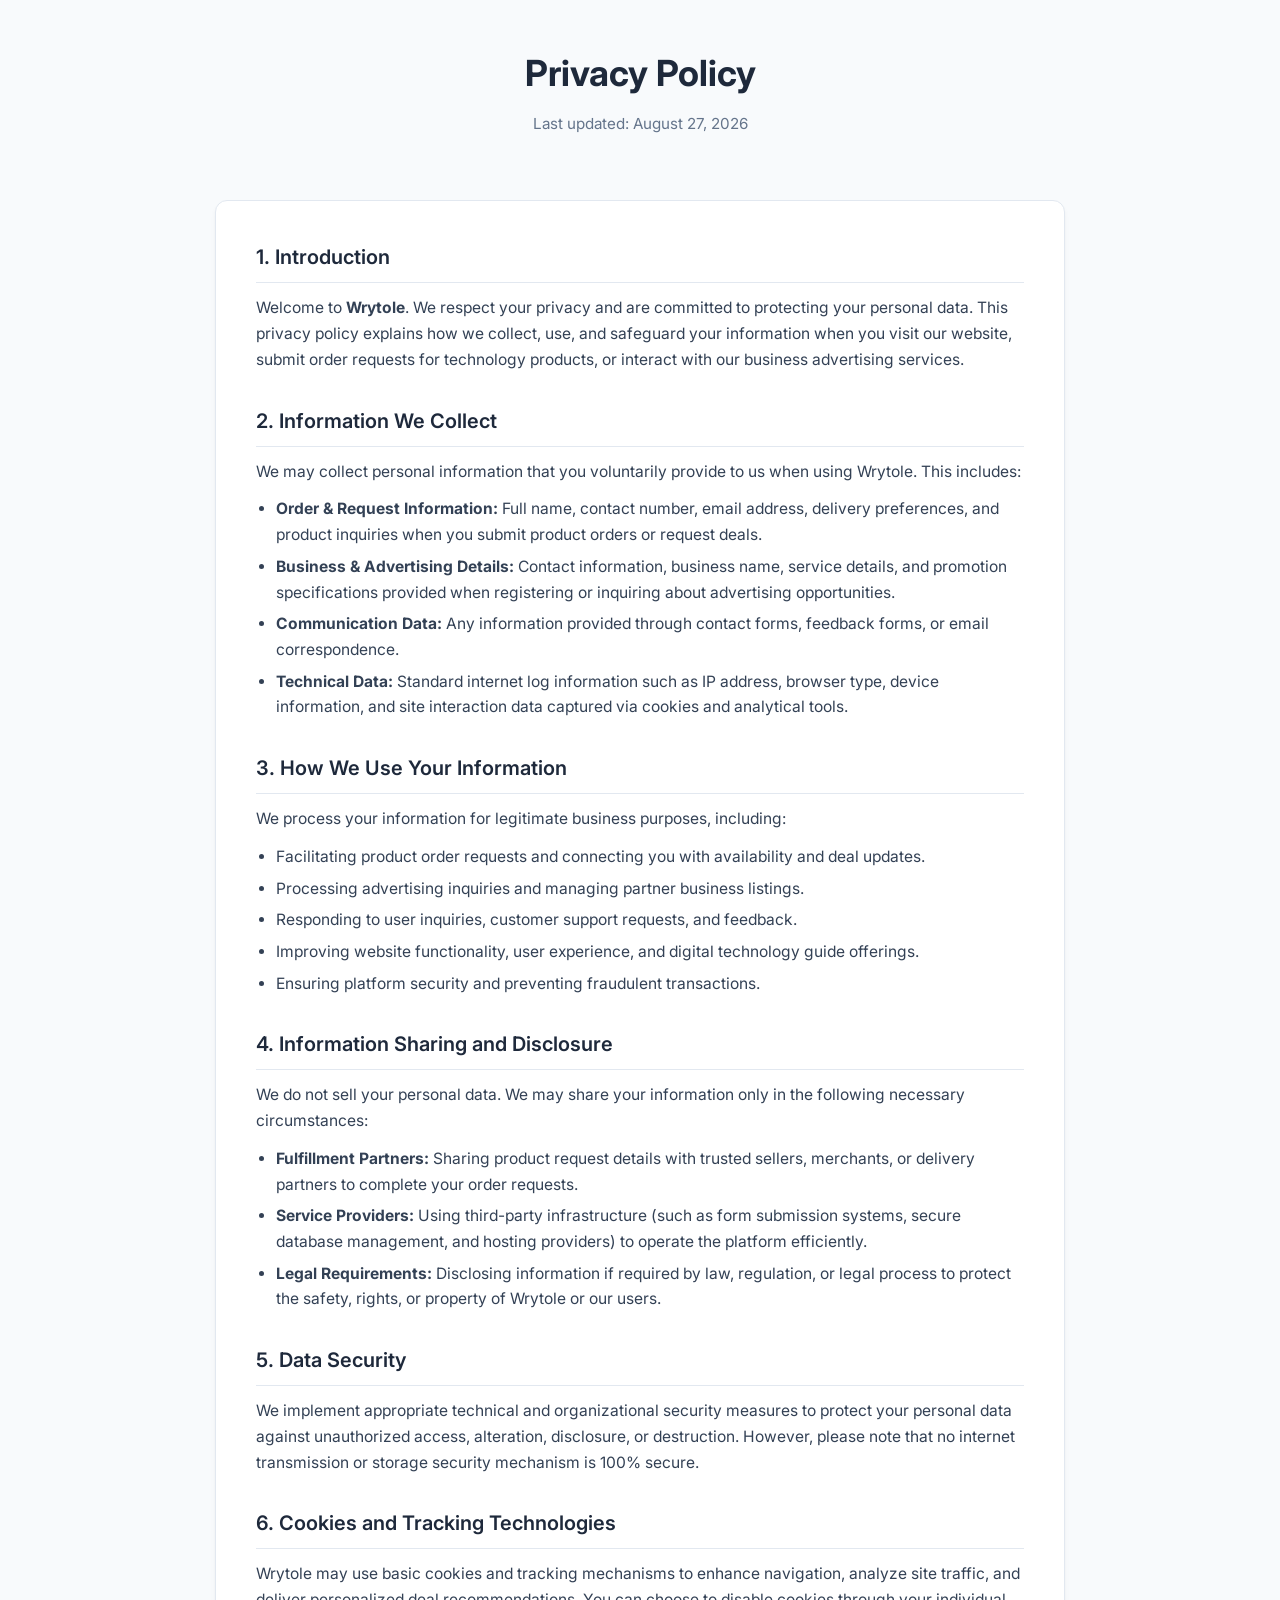
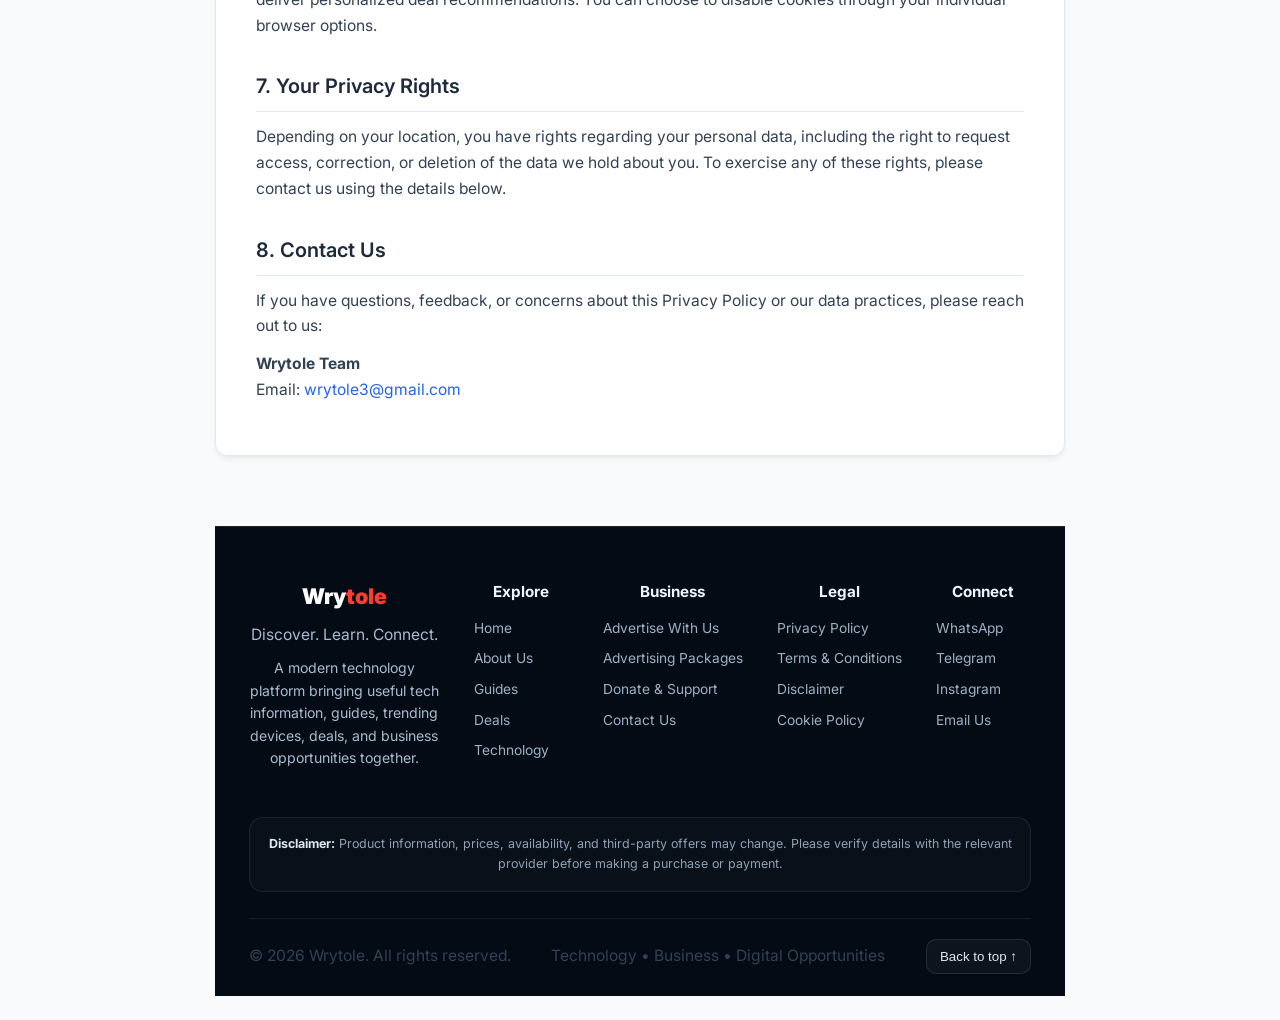
<file: privacy.html>
<!DOCTYPE html>
<html lang="en">
<head>
    <meta charset="UTF-8">
    <meta name="viewport" content="width=device-width, initial-scale=1.0">
    <meta name="google-adsense-account" content="ca-pub-6920341232732247">
    <title>Privacy Policy | Wrytole</title>
    <!-- Modern font from Google Fonts CDN -->
    <link rel="preconnect" href="https://fonts.googleapis.com">
    <link rel="preconnect" href="https://fonts.gstatic.com" crossorigin>
    <link href="https://fonts.googleapis.com/css2?family=Inter:wght@400;500;600;700&display=swap" rel="stylesheet">
    
    <style>
        :root {
            --primary-color: #2563eb;
            --primary-hover: #1d4ed8;
            --text-main: #1e293b;
            --text-muted: #64748b;
            --bg-body: #f8fafc;
            --bg-card: #ffffff;
            --border-color: #e2e8f0;
            --max-width: 850px;
        }

        * {
            box-sizing: border-box;
            margin: 0;
            padding: 0;
        }

        body {
            font-family: 'Inter', -apple-system, BlinkMacSystemFont, "Segoe UI", Roboto, sans-serif;
            background-color: var(--bg-body);
            color: var(--text-main);
            line-height: 1.65;
            padding: 24px 16px;
        }

        header {
            max-width: var(--max-width);
            margin: 0 auto 32px auto;
            text-align: center;
            padding: 20px 0;
        }

        header h1 {
            font-size: 2.25rem;
            font-weight: 700;
            color: var(--text-main);
            margin-bottom: 8px;
        }

        header p {
            color: var(--text-muted);
            font-size: 0.95rem;
        }

        main {
            max-width: var(--max-width);
            margin: 0 auto;
            background-color: var(--bg-card);
            border-radius: 12px;
            box-shadow: 0 4px 6px -1px rgba(0, 0, 0, 0.05), 0 2px 4px -2px rgba(0, 0, 0, 0.05);
            border: 1px solid var(--border-color);
            padding: 40px;
        }

        @media (max-width: 640px) {
            main {
                padding: 24px 16px;
            }
            header h1 {
                font-size: 1.75rem;
            }
        }

        .policy-section {
            margin-bottom: 32px;
        }

        .policy-section:last-of-type {
            margin-bottom: 0;
        }

        h2 {
            font-size: 1.25rem;
            font-weight: 600;
            color: var(--text-main);
            margin-bottom: 12px;
            padding-bottom: 8px;
            border-bottom: 1px solid var(--border-color);
        }

        p {
            margin-bottom: 12px;
            font-size: 0.975rem;
            color: #334155;
        }

        ul {
            margin-left: 20px;
            margin-bottom: 12px;
            color: #334155;
        }

        li {
            margin-bottom: 6px;
            font-size: 0.975rem;
        }

        a {
            color: var(--primary-color);
            text-decoration: none;
        }

        a:hover {
            text-decoration: underline;
        }

        footer {
            max-width: var(--max-width);
            margin: 32px auto 0 auto;
            text-align: center;
            color: var(--text-muted);
            font-size: 0.875rem;
        }
    </style>
</head>
<body>

    <header>
        <h1>Privacy Policy</h1>
        <p>Last updated: August 27, 2026</p>
    </header>

    <main>
        <div class="policy-section">
            <h2>1. Introduction</h2>
            <p>Welcome to <strong>Wrytole</strong>. We respect your privacy and are committed to protecting your personal data. This privacy policy explains how we collect, use, and safeguard your information when you visit our website, submit order requests for technology products, or interact with our business advertising services.</p>
        </div>

        <div class="policy-section">
            <h2>2. Information We Collect</h2>
            <p>We may collect personal information that you voluntarily provide to us when using Wrytole. This includes:</p>
            <ul>
                <li><strong>Order & Request Information:</strong> Full name, contact number, email address, delivery preferences, and product inquiries when you submit product orders or request deals.</li>
                <li><strong>Business & Advertising Details:</strong> Contact information, business name, service details, and promotion specifications provided when registering or inquiring about advertising opportunities.</li>
                <li><strong>Communication Data:</strong> Any information provided through contact forms, feedback forms, or email correspondence.</li>
                <li><strong>Technical Data:</strong> Standard internet log information such as IP address, browser type, device information, and site interaction data captured via cookies and analytical tools.</li>
            </ul>
        </div>

        <div class="policy-section">
            <h2>3. How We Use Your Information</h2>
            <p>We process your information for legitimate business purposes, including:</p>
            <ul>
                <li>Facilitating product order requests and connecting you with availability and deal updates.</li>
                <li>Processing advertising inquiries and managing partner business listings.</li>
                <li>Responding to user inquiries, customer support requests, and feedback.</li>
                <li>Improving website functionality, user experience, and digital technology guide offerings.</li>
                <li>Ensuring platform security and preventing fraudulent transactions.</li>
            </ul>
        </div>

        <div class="policy-section">
            <h2>4. Information Sharing and Disclosure</h2>
            <p>We do not sell your personal data. We may share your information only in the following necessary circumstances:</p>
            <ul>
                <li><strong>Fulfillment Partners:</strong> Sharing product request details with trusted sellers, merchants, or delivery partners to complete your order requests.</li>
                <li><strong>Service Providers:</strong> Using third-party infrastructure (such as form submission systems, secure database management, and hosting providers) to operate the platform efficiently.</li>
                <li><strong>Legal Requirements:</strong> Disclosing information if required by law, regulation, or legal process to protect the safety, rights, or property of Wrytole or our users.</li>
            </ul>
        </div>

        <div class="policy-section">
            <h2>5. Data Security</h2>
            <p>We implement appropriate technical and organizational security measures to protect your personal data against unauthorized access, alteration, disclosure, or destruction. However, please note that no internet transmission or storage security mechanism is 100% secure.</p>
        </div>

        <div class="policy-section">
            <h2>6. Cookies and Tracking Technologies</h2>
            <p>Wrytole may use basic cookies and tracking mechanisms to enhance navigation, analyze site traffic, and deliver personalized deal recommendations. You can choose to disable cookies through your individual browser options.</p>
        </div>

        <div class="policy-section">
            <h2>7. Your Privacy Rights</h2>
            <p>Depending on your location, you have rights regarding your personal data, including the right to request access, correction, or deletion of the data we hold about you. To exercise any of these rights, please contact us using the details below.</p>
        </div>

        <div class="policy-section">
            <h2>8. Contact Us</h2>
            <p>If you have questions, feedback, or concerns about this Privacy Policy or our data practices, please reach out to us:</p>
            <p><strong>Wrytole Team</strong><br>
            Email: <a href="wrytole3@gmail.com">wrytole3@gmail.com</a></p>
        </div>
    </main>
</body>
<footer class="site-footer">
  <div class="footer-wrap">
    <div class="footer-grid">
      <div class="footer-brand">
        <a href="index.html" class="footer-logo">Wry<span>tole</span></a>
        <p>Discover. Learn. Connect.</p>
        <p class="footer-description">
          A modern technology platform bringing useful tech information, guides,
          trending devices, deals, and business opportunities together.
        </p>
      </div>

      <div class="footer-column">
        <h3>Explore</h3>
        <a href="index.html">Home</a>
        <a href="about.html">About Us</a>
        <a href="guides.html">Guides</a>
        <a href="deals.html">Deals</a>
        <a href="technology.html">Technology</a>
      </div>

      <div class="footer-column">
        <h3>Business</h3>
        <a href="advertising.html">Advertise With Us</a>
        <a href="advertising.html">Advertising Packages</a>
        <a href="donate.html">Donate &amp; Support</a>
        <a href="contact.html">Contact Us</a>
      </div>

      <div class="footer-column">
        <h3>Legal</h3>
        <a href="privacy.html">Privacy Policy</a>
        <a href="terms.html">Terms &amp; Conditions</a>
        <a href="disclaimer.html">Disclaimer</a>
        <a href="cookies.html">Cookie Policy</a>
      </div>

      <div class="footer-column footer-connect">
        <h3>Connect</h3>
        <a href="https://wa.me/256709539676" aria-label="WhatsApp">WhatsApp</a>
        <a href="https://t.me/tecub1">Telegram</a>
        <a href="https://www.instagram.com/meddisonofficial?igsi=eDc5djh6bGQ4cXZ0" aria-label="Instagram">Instagram</a>
        <a href="Wrytole3@gmail.com">Email Us</a>
      </div>
    </div>

    <div class="footer-disclaimer">
      <strong>Disclaimer:</strong>
      Product information, prices, availability, and third-party offers may
      change. Please verify details with the relevant provider before making
      a purchase or payment.
    </div>

    <div class="footer-bottom">
      <p>© 2026 Wrytole. All rights reserved.</p>
      <p>Technology • Business • Digital Opportunities</p>
      <button type="button" class="back-to-top" onclick="window.scrollTo({top:0,behavior:'smooth'})">
        Back to top ↑
      </button>
    </div>
  </div>
</footer>

<style>
.site-footer{
  margin-top:70px;
  background:#040b14;
  border-top:1px solid rgba(255,255,255,.10);
  color:#eef6ff;
}
.footer-wrap{
  width:min(1150px,92%);
  margin:auto;
  padding:52px 0 22px;
}
.footer-grid{
  display:grid;
  grid-template-columns:2fr repeat(4,1fr);
  gap:34px;
}
.footer-logo{
  color:#fff;
  text-decoration:none;
  font-size:1.35rem;
  font-weight:950;
}
.footer-logo span{color:#ff3b30}
.footer-brand p{
  color:#aabbd0;
  line-height:1.6;
  margin:9px 0;
}
.footer-description{
  max-width:340px;
  font-size:.88rem;
}
.footer-column h3{
  margin:0 0 13px;
  font-size:.95rem;
}
.footer-column a{
  display:block;
  width:max-content;
  max-width:100%;
  color:#9fb0c5;
  text-decoration:none;
  font-size:.86rem;
  margin:8px 0;
  transition:.2s;
}
.footer-column a:hover{
  color:#fff;
  transform:translateX(3px);
}
.footer-disclaimer{
  margin-top:38px;
  padding:16px 18px;
  border:1px solid rgba(255,255,255,.08);
  border-radius:14px;
  background:rgba(255,255,255,.025);
  color:#8fa1b7;
  font-size:.78rem;
  line-height:1.65;
}
.footer-disclaimer strong{color:#dce7f3}
.footer-bottom{
  display:flex;
  align-items:center;
  justify-content:space-between;
  gap:15px;
  flex-wrap:wrap;
  border-top:1px solid rgba(255,255,255,.08);
  margin-top:26px;
  padding-top:20px;
  color:#71839a;
  font-size:.76rem;
}
.footer-bottom p{margin:0}
.back-to-top{
  border:1px solid rgba(255,255,255,.10);
  background:rgba(255,255,255,.04);
  color:#dce7f3;
  padding:9px 13px;
  border-radius:10px;
  cursor:pointer;
  transition:.2s;
}
.back-to-top:hover{
  background:rgba(255,255,255,.09);
  transform:translateY(-2px);
}
@media(max-width:900px){
  .footer-grid{grid-template-columns:2fr 1fr 1fr}
}
@media(max-width:600px){
  .footer-grid{grid-template-columns:1fr 1fr;gap:28px 20px}
  .footer-brand{grid-column:1/-1}
  .footer-bottom{align-items:flex-start;flex-direction:column}
}
</style>
</html>
</file>
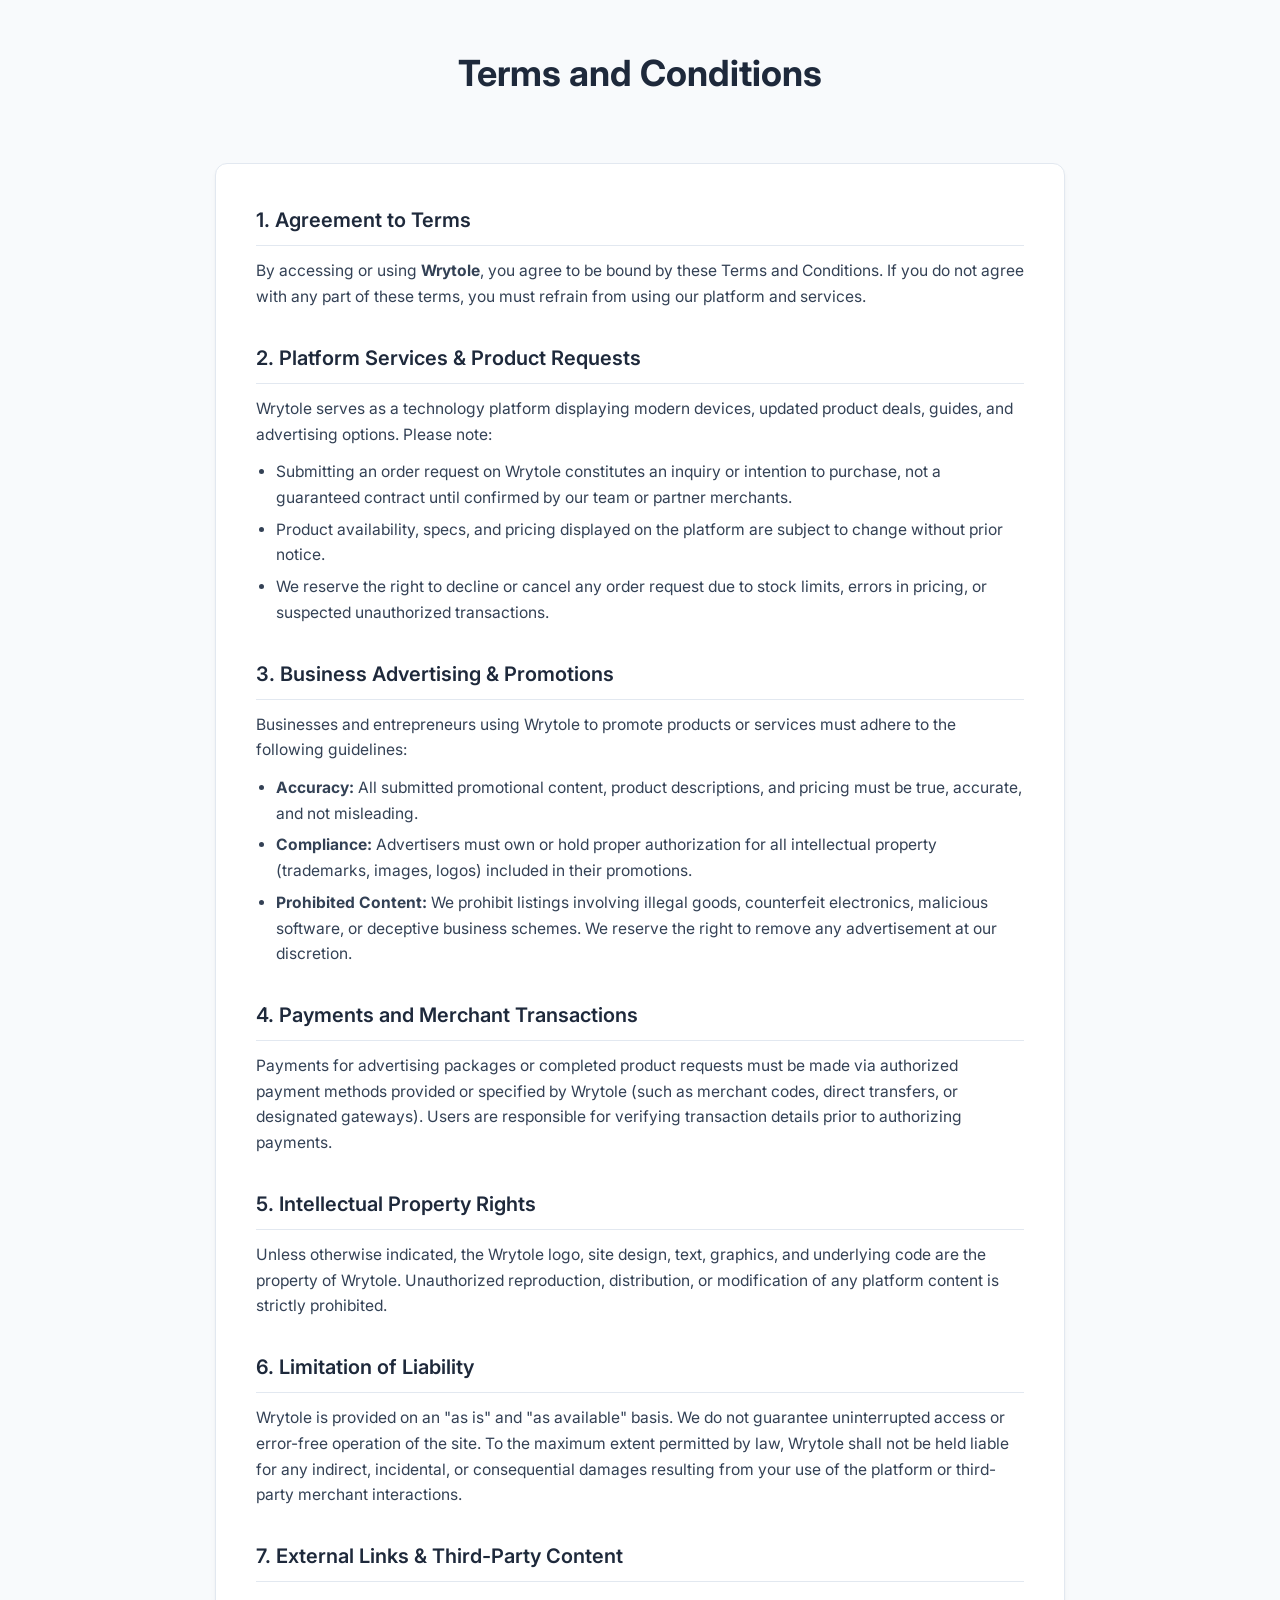
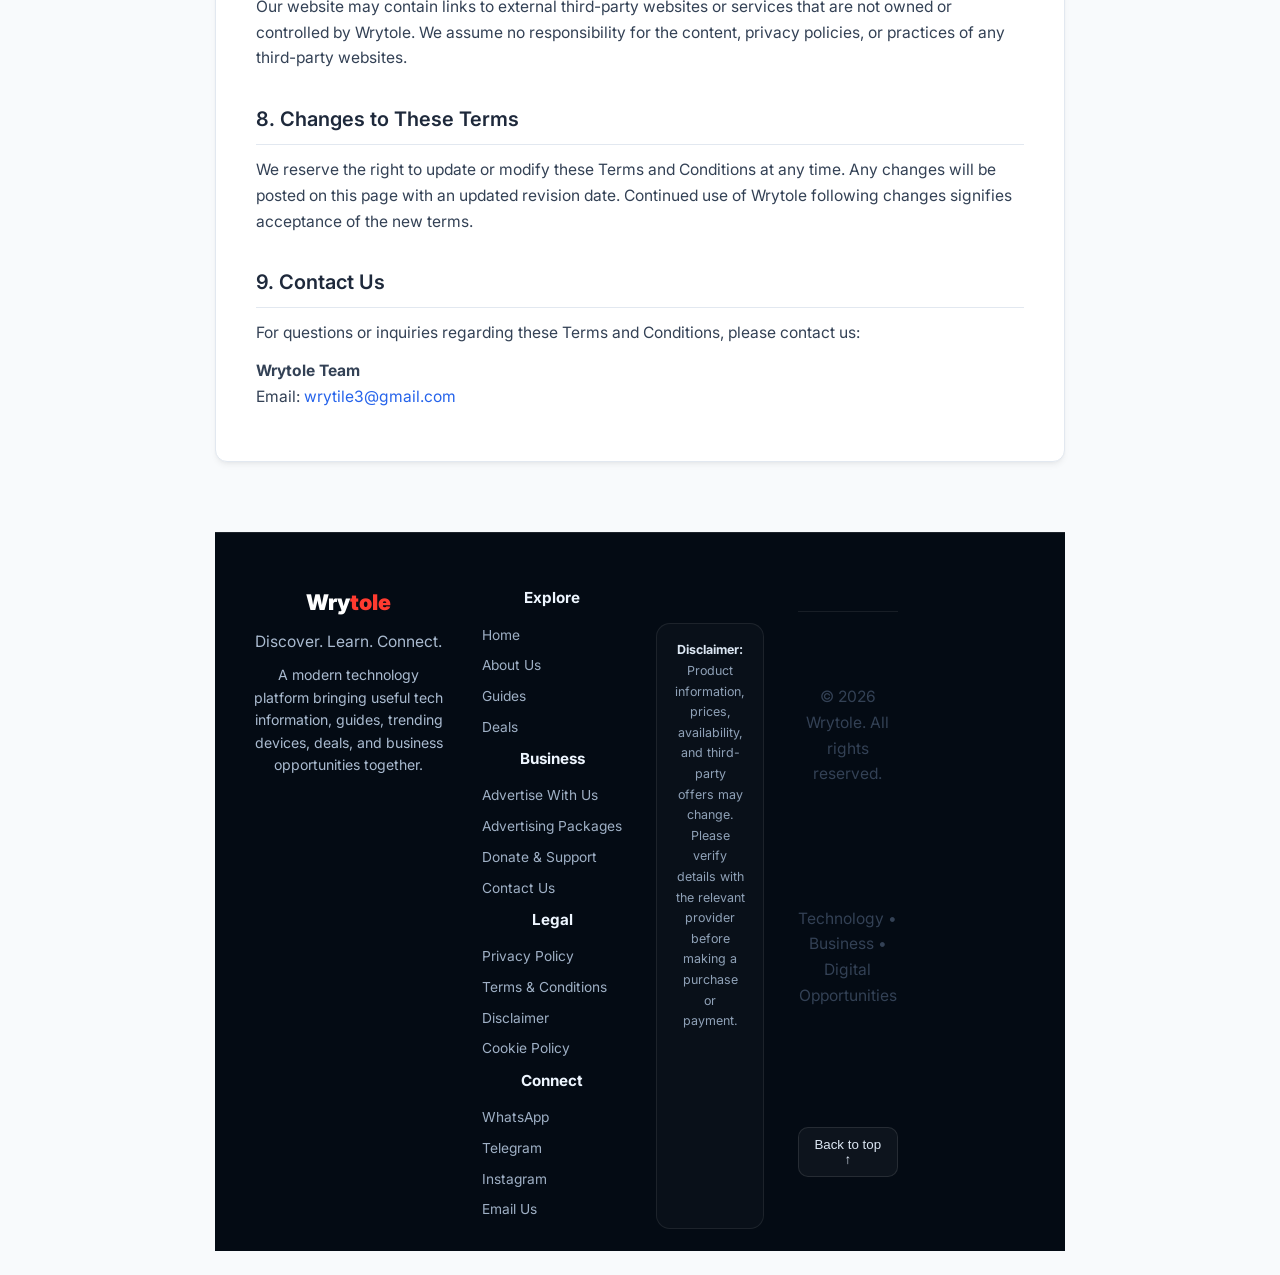
<file: terms.html>
<!DOCTYPE html>
<html lang="en">
<head>
    <meta charset="UTF-8">
    <meta name="viewport" content="width=device-width, initial-scale=1.0">
    <meta name="google-adsense-account" content="ca-pub-6920341232732247">
    <title>Terms and Conditions | Wrytole</title>
    <!-- Google Fonts CDN -->
    <link rel="preconnect" href="https://fonts.googleapis.com">
    <link rel="preconnect" href="https://fonts.gstatic.com" crossorigin>
    <link href="https://fonts.googleapis.com/css2?family=Inter:wght@400;500;600;700&display=swap" rel="stylesheet">
    
    <style>
        :root {
            --primary-color: #2563eb;
            --primary-hover: #1d4ed8;
            --text-main: #1e293b;
            --text-muted: #64748b;
            --bg-body: #f8fafc;
            --bg-card: #ffffff;
            --border-color: #e2e8f0;
            --max-width: 850px;
        }

        * {
            box-sizing: border-box;
            margin: 0;
            padding: 0;
        }

        body {
            font-family: 'Inter', -apple-system, BlinkMacSystemFont, "Segoe UI", Roboto, sans-serif;
            background-color: var(--bg-body);
            color: var(--text-main);
            line-height: 1.65;
            padding: 24px 16px;
        }

        header {
            max-width: var(--max-width);
            margin: 0 auto 32px auto;
            text-align: center;
            padding: 20px 0;
        }

        header h1 {
            font-size: 2.25rem;
            font-weight: 700;
            color: var(--text-main);
            margin-bottom: 8px;
        }

        header p {
            color: var(--text-muted);
            font-size: 0.95rem;
        }

        main {
            max-width: var(--max-width);
            margin: 0 auto;
            background-color: var(--bg-card);
            border-radius: 12px;
            box-shadow: 0 4px 6px -1px rgba(0, 0, 0, 0.05), 0 2px 4px -2px rgba(0, 0, 0, 0.05);
            border: 1px solid var(--border-color);
            padding: 40px;
        }

        @media (max-width: 640px) {
            main {
                padding: 24px 16px;
            }
            header h1 {
                font-size: 1.75rem;
            }
        }

        .policy-section {
            margin-bottom: 32px;
        }

        .policy-section:last-of-type {
            margin-bottom: 0;
        }

        h2 {
            font-size: 1.25rem;
            font-weight: 600;
            color: var(--text-main);
            margin-bottom: 12px;
            padding-bottom: 8px;
            border-bottom: 1px solid var(--border-color);
        }

        p {
            margin-bottom: 12px;
            font-size: 0.975rem;
            color: #334155;
        }

        ul {
            margin-left: 20px;
            margin-bottom: 12px;
            color: #334155;
        }

        li {
            margin-bottom: 6px;
            font-size: 0.975rem;
        }

        a {
            color: var(--primary-color);
            text-decoration: none;
        }

        a:hover {
            text-decoration: underline;
        }

        footer {
            max-width: var(--max-width);
            margin: 32px auto 0 auto;
            text-align: center;
            color: var(--text-muted);
            font-size: 0.875rem;
        }
    </style>
</head>
<body>

    <header>
        <h1>Terms and Conditions</h1>
        </header>
    <main>
        <div class="policy-section">
            <h2>1. Agreement to Terms</h2>
            <p>By accessing or using <strong>Wrytole</strong>, you agree to be bound by these Terms and Conditions. If you do not agree with any part of these terms, you must refrain from using our platform and services.</p>
        </div>

        <div class="policy-section">
            <h2>2. Platform Services & Product Requests</h2>
            <p>Wrytole serves as a technology platform displaying modern devices, updated product deals, guides, and advertising options. Please note:</p>
            <ul>
                <li>Submitting an order request on Wrytole constitutes an inquiry or intention to purchase, not a guaranteed contract until confirmed by our team or partner merchants.</li>
                <li>Product availability, specs, and pricing displayed on the platform are subject to change without prior notice.</li>
                <li>We reserve the right to decline or cancel any order request due to stock limits, errors in pricing, or suspected unauthorized transactions.</li>
            </ul>
        </div>

        <div class="policy-section">
            <h2>3. Business Advertising & Promotions</h2>
            <p>Businesses and entrepreneurs using Wrytole to promote products or services must adhere to the following guidelines:</p>
            <ul>
                <li><strong>Accuracy:</strong> All submitted promotional content, product descriptions, and pricing must be true, accurate, and not misleading.</li>
                <li><strong>Compliance:</strong> Advertisers must own or hold proper authorization for all intellectual property (trademarks, images, logos) included in their promotions.</li>
                <li><strong>Prohibited Content:</strong> We prohibit listings involving illegal goods, counterfeit electronics, malicious software, or deceptive business schemes. We reserve the right to remove any advertisement at our discretion.</li>
            </ul>
        </div>

        <div class="policy-section">
            <h2>4. Payments and Merchant Transactions</h2>
            <p>Payments for advertising packages or completed product requests must be made via authorized payment methods provided or specified by Wrytole (such as merchant codes, direct transfers, or designated gateways). Users are responsible for verifying transaction details prior to authorizing payments.</p>
        </div>

        <div class="policy-section">
            <h2>5. Intellectual Property Rights</h2>
            <p>Unless otherwise indicated, the Wrytole logo, site design, text, graphics, and underlying code are the property of Wrytole. Unauthorized reproduction, distribution, or modification of any platform content is strictly prohibited.</p>
        </div>

        <div class="policy-section">
            <h2>6. Limitation of Liability</h2>
            <p>Wrytole is provided on an "as is" and "as available" basis. We do not guarantee uninterrupted access or error-free operation of the site. To the maximum extent permitted by law, Wrytole shall not be held liable for any indirect, incidental, or consequential damages resulting from your use of the platform or third-party merchant interactions.</p>
        </div>

        <div class="policy-section">
            <h2>7. External Links & Third-Party Content</h2>
            <p>Our website may contain links to external third-party websites or services that are not owned or controlled by Wrytole. We assume no responsibility for the content, privacy policies, or practices of any third-party websites.</p>
        </div>

        <div class="policy-section">
            <h2>8. Changes to These Terms</h2>
            <p>We reserve the right to update or modify these Terms and Conditions at any time. Any changes will be posted on this page with an updated revision date. Continued use of Wrytole following changes signifies acceptance of the new terms.</p>
        </div>

        <div class="policy-section">
            <h2>9. Contact Us</h2>
            <p>For questions or inquiries regarding these Terms and Conditions, please contact us:</p>
            <p><strong>Wrytole Team</strong><br>
            Email: <a href="mailto:support@wrytole.com">wrytile3@gmail.com</a></p>
        </div>
    </main>

</body>
<footer class="site-footer">
  <div class="footer-wrap">
    <div class="footer-grid">
      <div class="footer-brand">
        <a href="index.html" class="footer-logo">Wry<span>tole</span></a>
        <p>Discover. Learn. Connect.</p>
        <p class="footer-description">
          A modern technology platform bringing useful tech information, guides,
          trending devices, deals, and business opportunities together.
        </p>
      </div>

      <div class="footer-column">
        <h3>Explore</h3>
        <a href="index.html">Home</a>
        <a href="about.html">About Us</a>
        <a href="guides.html">Guides</a>
        <a href="deals.html">Deals</a>

      <div class="footer-column">
        <h3>Business</h3>
        <a href="advertising.html">Advertise With Us</a>
        <a href="advertising.html">Advertising Packages</a>
        <a href="donate.html">Donate &amp; Support</a>
        <a href="contact.html">Contact Us</a>
      </div>

      <div class="footer-column">
        <h3>Legal</h3>
        <a href="privacy.html">Privacy Policy</a>
        <a href="terms.html">Terms &amp; Conditions</a>
        <a href="disclaimer.html">Disclaimer</a>
        <a href="cookies.html">Cookie Policy</a>
      </div>

      <div class="footer-column footer-connect">
        <h3>Connect</h3>
        <a href="https://wa.me/256709539676" aria-label="WhatsApp">WhatsApp</a>
        <a href="https://t.me/tecub1">Telegram</a>
        <a href="https://www.instagram.com/meddisonofficial?igsi=eDc5djh6bGQ4cXZ0" aria-label="Instagram">Instagram</a>
        <a href="Wrytole3@gmail.com">Email Us</a>
      </div>
    </div>

    <div class="footer-disclaimer">
      <strong>Disclaimer:</strong>
      Product information, prices, availability, and third-party offers may
      change. Please verify details with the relevant provider before making
      a purchase or payment.
    </div>

    <div class="footer-bottom">
      <p>© 2026 Wrytole. All rights reserved.</p>
      <p>Technology • Business • Digital Opportunities</p>
      <button type="button" class="back-to-top" onclick="window.scrollTo({top:0,behavior:'smooth'})">
        Back to top ↑
      </button>
    </div>
  </div>
</footer>

<style>
.site-footer{
  margin-top:70px;
  background:#040b14;
  border-top:1px solid rgba(255,255,255,.10);
  color:#eef6ff;
}
.footer-wrap{
  width:min(1150px,92%);
  margin:auto;
  padding:52px 0 22px;
}
.footer-grid{
  display:grid;
  grid-template-columns:2fr repeat(4,1fr);
  gap:34px;
}
.footer-logo{
  color:#fff;
  text-decoration:none;
  font-size:1.35rem;
  font-weight:950;
}
.footer-logo span{color:#ff3b30}
.footer-brand p{
  color:#aabbd0;
  line-height:1.6;
  margin:9px 0;
}
.footer-description{
  max-width:340px;
  font-size:.88rem;
}
.footer-column h3{
  margin:0 0 13px;
  font-size:.95rem;
}
.footer-column a{
  display:block;
  width:max-content;
  max-width:100%;
  color:#9fb0c5;
  text-decoration:none;
  font-size:.86rem;
  margin:8px 0;
  transition:.2s;
}
.footer-column a:hover{
  color:#fff;
  transform:translateX(3px);
}
.footer-disclaimer{
  margin-top:38px;
  padding:16px 18px;
  border:1px solid rgba(255,255,255,.08);
  border-radius:14px;
  background:rgba(255,255,255,.025);
  color:#8fa1b7;
  font-size:.78rem;
  line-height:1.65;
}
.footer-disclaimer strong{color:#dce7f3}
.footer-bottom{
  display:flex;
  align-items:center;
  justify-content:space-between;
  gap:15px;
  flex-wrap:wrap;
  border-top:1px solid rgba(255,255,255,.08);
  margin-top:26px;
  padding-top:20px;
  color:#71839a;
  font-size:.76rem;
}
.footer-bottom p{margin:0}
.back-to-top{
  border:1px solid rgba(255,255,255,.10);
  background:rgba(255,255,255,.04);
  color:#dce7f3;
  padding:9px 13px;
  border-radius:10px;
  cursor:pointer;
  transition:.2s;
}
.back-to-top:hover{
  background:rgba(255,255,255,.09);
  transform:translateY(-2px);
}
@media(max-width:900px){
  .footer-grid{grid-template-columns:2fr 1fr 1fr}
}
@media(max-width:600px){
  .footer-grid{grid-template-columns:1fr 1fr;gap:28px 20px}
  .footer-brand{grid-column:1/-1}
  .footer-bottom{align-items:flex-start;flex-direction:column}
}
</style>
</html>
</file>
